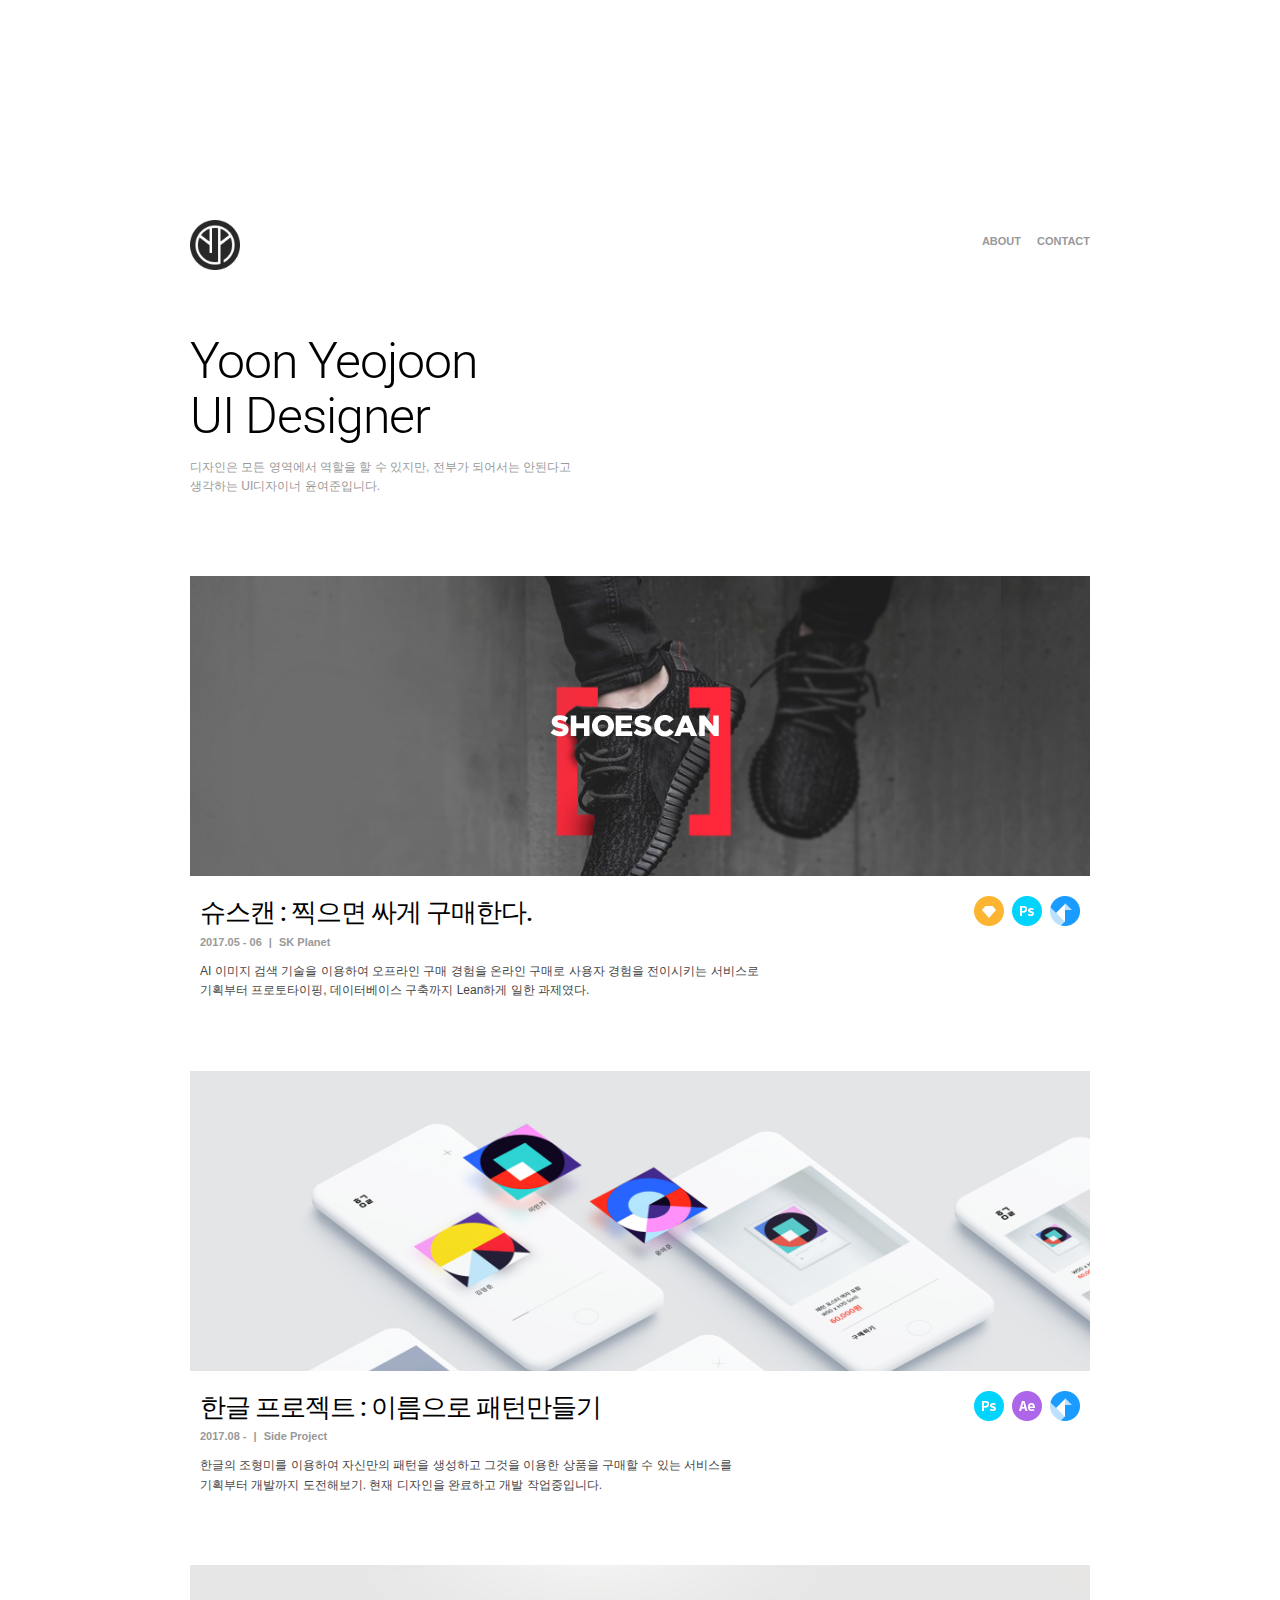
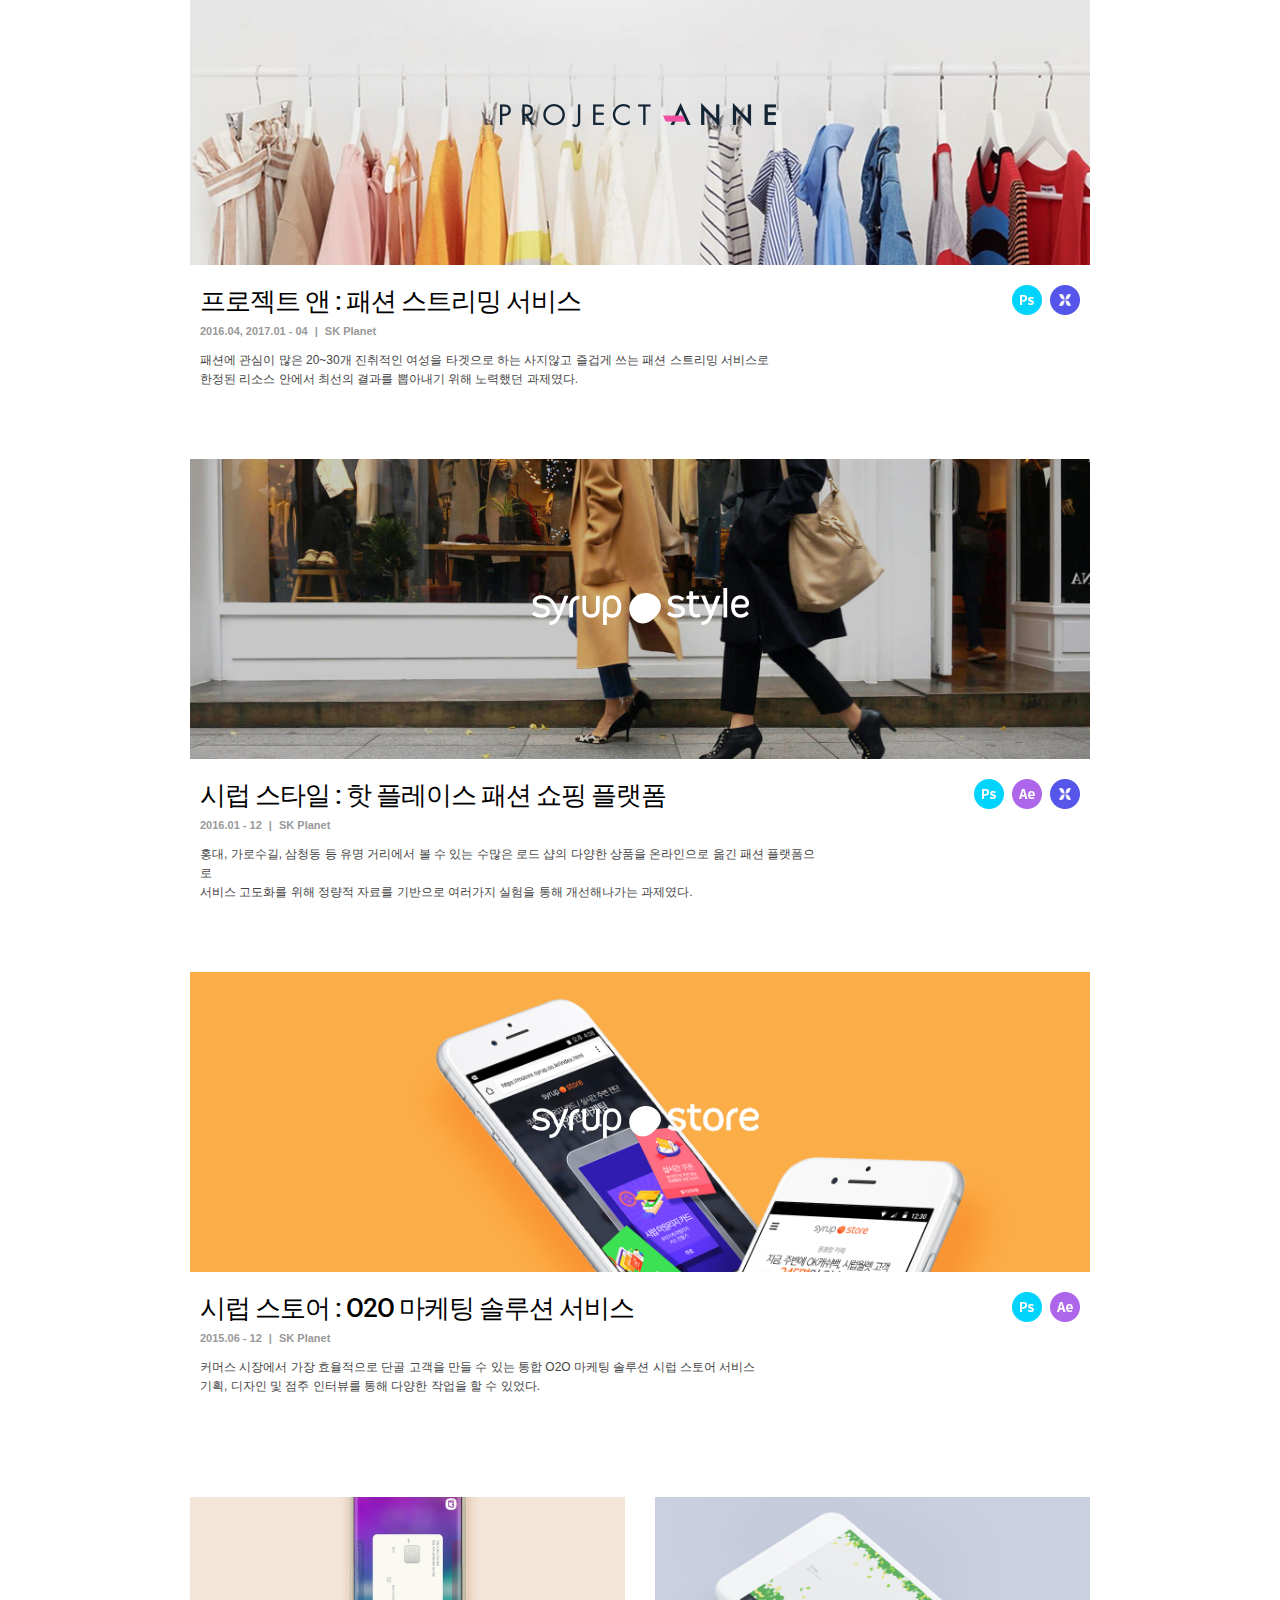
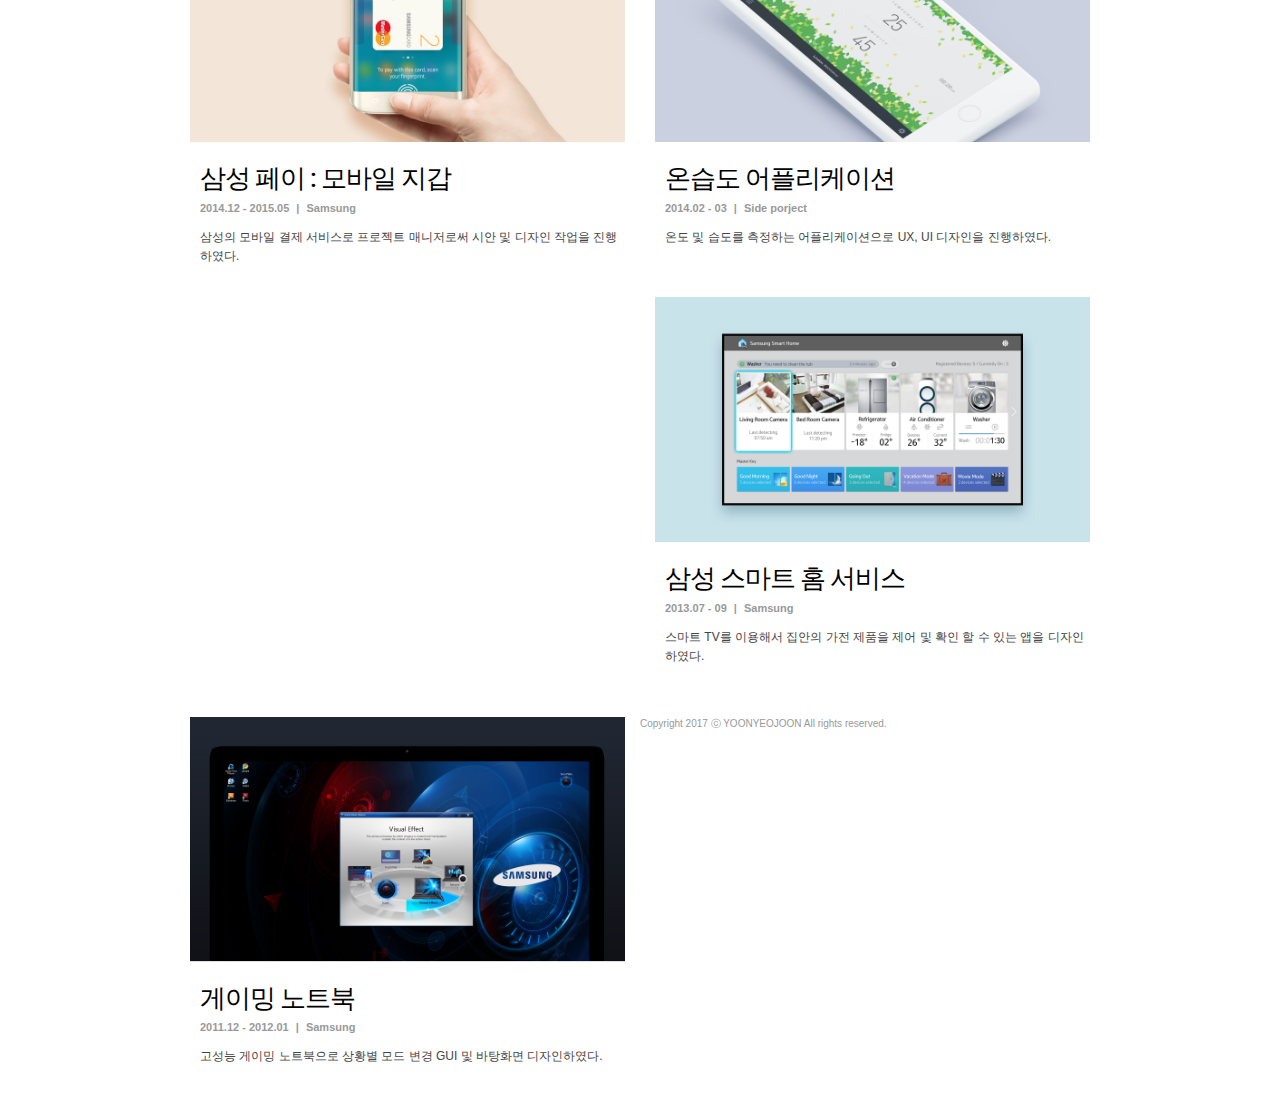
<file: index.html>
<!DOCTYPE html>
<html lang="en">
<head>
  <meta charset="UTF-8">
  <link rel="stylesheet" href="port_index_style.css">
  <meta name="Viewport" content="width=device-width">
  <link href="https://fonts.googleapis.com/css?family=Roboto:300,400" rel="stylesheet">
  <link rel="shortcut icon" href="images/favi.ico" type="image/x-icon">
  <link rel="icon" href="images/favi.ico" type="image/x-icon">
  <title>YJ : Portfolio</title>
</head>
<body>
  <div class="header">
    <ul class="menu">
      <li><a href="about.html">ABOUT</a></li>
      <li><a href="mailto:yoonyeojooncathy@gmail.com">CONTACT</a></li>
    </ul>
    <div class="about">
      <div class="logo"><img src="images/favi.ico"></div>
      <h2 class="title">Yoon Yeojoon<br>UI Designer</h2>
      <div class="excerpt">디자인은 모든 영역에서 역할을 할 수 있지만, 전부가 되어서는 안된다고 </br>생각하는 UI디자이너 윤여준입니다.</div>
    </div>
  </div>

  <div class="body">

    <article class="portfolio">
      <div class="image-and-desc">
        <a class="crop-image" href="04_shoescan.html">
          <img class="parallax" src="images/list_bg_sc.jpg" data-parallax='{"y": -80}'>
          <div class="title-img" href=""><img src="images/list_logo_sc.png"></div>
        </a>
      </div>
      <div class="info">
        <div class="meta">
            <h2 class="title">
              <span>슈스캔 : 찍으면 싸게 구매한다.</span>
            </h2>
            <div class="date">2017.05 - 06 <span class="devider"> | </span>SK Planet</div>
            <div class="excerpt">AI 이미지 검색 기술을 이용하여 오프라인 구매 경험을 온라인 구매로 사용자 경험을 전이시키는 서비스로<br>기획부터 프로토타이핑, 데이터베이스 구축까지 Lean하게 일한 과제였다.</div>
        </div>
        <ul class="floating">
            <li class="sketch"></li>
            <li class="photoshop"></li>
            <li class="origami"></li>
        </ul>
      </div>
    </article>

    <article class="portfolio">
      <div class="image-and-desc">
        <a class="crop-image" href="05_hanguel.html">
          <img class="parallax" src="images/list_bg_hn.jpg" data-parallax='{"y": -80}'>
          <!--<div class="title-img" href=""><img src="images/list_logo_hn.png"></div>-->
        </a>
      </div>
      <div class="info">
        <div class="meta">
            <h2 class="title">
              <span>한글 프로젝트 : 이름으로 패턴만들기</span>
            </h2>
            <div class="date">2017.08 - <span class="devider"> | </span>Side Project</div>
            <div class="excerpt">한글의 조형미를 이용하여 자신만의 패턴을 생성하고 그것을 이용한 상품을 구매할 수 있는 서비스를<br>기획부터 개발까지 도전해보기. 현재 디자인을 완료하고 개발 작업중입니다.</div>
        </div>
        <ul class="floating">
            <li class="photoshop"></li>
            <li class="aftereffect"></li>
            <li class="origami"></li>
        </ul>
      </div>
    </article>

    <article class="portfolio">
      <div class="image-and-desc">
        <a class="crop-image" href="03_project_anne.html">
          <img class="parallax" src="images/list_bg_pa.jpg" data-parallax='{"y": -80}'>
          <div class="title-img" href=""><img src="images/list_logo_pa.png"></div>
        </a>
      </div>
      <div class="info">
        <div class="meta">
            <h2 class="title">
              <span>프로젝트 앤 : 패션 스트리밍 서비스</span>
            </h2>
            <div class="date">2016.04, 2017.01 - 04<span class="devider"> | </span>SK Planet</div>
            <div class="excerpt">패션에 관심이 많은 20~30개 진취적인 여성을 타겟으로 하는 사지않고 즐겁게 쓰는 패션
              스트리밍 서비스로 <br>한정된 리소스 안에서 최선의 결과를 뽑아내기 위해 노력했던 과제였다.</div>
        </div>
        <ul class="floating">
            <li></li>
            <li class="photoshop"></li>
            <li class="pixate"></li>
        </ul>
      </div>
    </article>

    <!--
    <article class="portfolio">
      <div class="image-and-desc">
        <a class="crop-image" href="01_evasion.html">
          <img class="parallax" src="images/list_bg_eva.jpg" data-parallax='{"y": -80}'>
          <div class="title-img" href=""><img src="images/list_logo_eva.png"></div>
        </a>
      </div>
      <div class="info">
        <div class="meta">
            <h2 class="title">
              <span>눈에 보이지 않는 가치를 가시화하고<br> 디자인으로 제안하기</span>
            </h2>
            <div class="date">2016.01-12<span class="devider"> | </span>EVASION</div>
            <div class="excerpt"> 천편일률적인 패키지 여행에서 벗어나 나만의 특별한 테마가 있는 새로운 여행의 패러다임을 제시하는 프라이빗 트래블 클럽 : 에바종<br> 컨탠츠와 브랜드에 대한 고민부터 디자인 작업까지 연결되는 경험을 할 수 있었던 프로젝트였다. </div>
        </div>
        <ul class="floating">
            <li class="photoshop"></li>
            <li class="illustrator"></li>
            <li class="aftereffect"></li>
        </ul>
      </div>
    </article>
  -->

    <article class="portfolio">
      <div class="image-and-desc">
        <a class="crop-image" href="02_syrupstyle.html">
          <img class="parallax" src="images/list_bg_ss.jpg" data-parallax='{"y": -80}'>
          <div class="title-img" href=""><img src="images/list_logo_ss.png"></div>
        </a>
      </div>
      <div class="info">
        <div class="meta">
            <h2 class="title">
              <span>시럽 스타일 : 핫 플레이스 패션 쇼핑 플랫폼</span>
            </h2>
            <div class="date">2016.01 - 12<span class="devider"> | </span>SK Planet</div>
            <div class="excerpt">홍대, 가로수길, 삼청동 등 유명 거리에서 볼 수 있는 수많은 로드 샵의 다양한 상품을 온라인으로 옮긴 패션 플랫폼으로 <br>서비스 고도화를 위해 정량적 자료를 기반으로 여러가지 실험을 통해 개선해나가는 과제였다.</div>
        </div>
        <ul class="floating">
            <li class="photoshop"></li>
            <li class="aftereffect"></li>
            <li class="pixate"></li>
        </ul>
      </div>
    </article>

    <article class="portfolio">
      <div class="image-and-desc">
        <a class="crop-image" href="06_syrupstore.html">
          <img class="parallax" src="images/list_bg_store.jpg" data-parallax='{"y": -80}'>
          <div class="title-img" href=""><img src="images/list_logo_store.png"></div>
        </a>
      </div>
      <div class="info">
        <div class="meta">
            <h2 class="title">
              <span>시럽 스토어 : O2O 마케팅 솔루션 서비스</span>
            </h2>
            <div class="date">2015.06 - 12<span class="devider"> | </span>SK Planet</div>
            <div class="excerpt">커머스 시장에서 가장 효율적으로 단골 고객을 만들 수 있는 통합 O2O 마케팅 솔루션 시럽 스토어 서비스<br>기획, 디자인 및 점주 인터뷰를 통해 다양한 작업을 할 수 있었다.</div>
        </div>
        <ul class="floating">
            <li></li>
            <li class="photoshop"></li>
            <li class="aftereffect"></li>
        </ul>
      </div>
    </article>

<div class="tit-line"></div>

<div class="wrapper">
    <article class="portfolio-2">
      <div class="image-and-desc">
        <a class="crop-image" href="07_samsungpay.html">
          <img class="parallax" src="images/list_bg_sp.jpg">
        </a>
      </div>
      <div class="info">
        <div class="meta">
            <h2 class="title">
              <span>삼성 페이 : 모바일 지갑</span>
            </h2>
            <div class="date">2014.12 - 2015.05<span class="devider"> | </span>Samsung</div>
            <div class="excerpt">삼성의 모바일 결제 서비스로 프로젝트 매니저로써 시안 및 디자인 작업을 진행하였다.</div>
        </div>
      </div>
    </article>

    <article class="portfolio-2">
      <div class="image-and-desc">
        <a class="crop-image" href="08_temphumi.html">
          <img class="parallax" src="images/list_bg_th.jpg">
        </a>
      </div>
      <div class="info">
        <div class="meta">
            <h2 class="title">
              <span>온습도 어플리케이션</span>
            </h2>
            <div class="date">2014.02 - 03<span class="devider"> | </span>Side porject</div>
            <div class="excerpt">온도 및 습도를 측정하는 어플리케이션으로 UX, UI 디자인을 진행하였다.</div>
        </div>
      </div>
    </article>
</div>
<div class="wrapper">
    <article class="portfolio-2">
      <div class="image-and-desc">
        <a class="crop-image" href="09_home.html">
          <img class="parallax" src="images/list_bg_sh.jpg" data-parallax='{"y": 0}'>
        </a>
      </div>
      <div class="info">
        <div class="meta">
            <h2 class="title">
              <span>삼성 스마트 홈 서비스</span>
            </h2>
            <div class="date">2013.07 - 09<span class="devider"> | </span>Samsung</div>
            <div class="excerpt">스마트 TV를 이용해서 집안의 가전 제품을 제어 및 확인 할 수 있는 앱을 디자인하였다.</div>
        </div>
      </div>
    </article>

    <article class="portfolio-2">
      <div class="image-and-desc">
        <a class="crop-image" href="10_gaming.html">
          <img class="parallax" src="images/list_bg_game.jpg" data-parallax='{"y": 0}'>
        </a>
      </div>
      <div class="info">
        <div class="meta">
            <h2 class="title">
              <span>게이밍 노트북</span>
            </h2>
            <div class="date">2011.12 - 2012.01<span class="devider"> | </span>Samsung</div>
            <div class="excerpt">고성능 게이밍 노트북으로 상황별 모드 변경 GUI 및 바탕화면 디자인하였다.</div>
        </div>
      </div>
    </article>
</div>

  </div>

  <div class="footer">Copyright 2017 ⓒ YOONYEOJOON All rights reserved.</div>

  <script src="js/jquery-2.1.3.min.js"></script>
  <script src="js/jquery.easing.1.3.js"></script>
  <script src="js/jquery.parallax-scroll.js"></script>
</body>
</file>
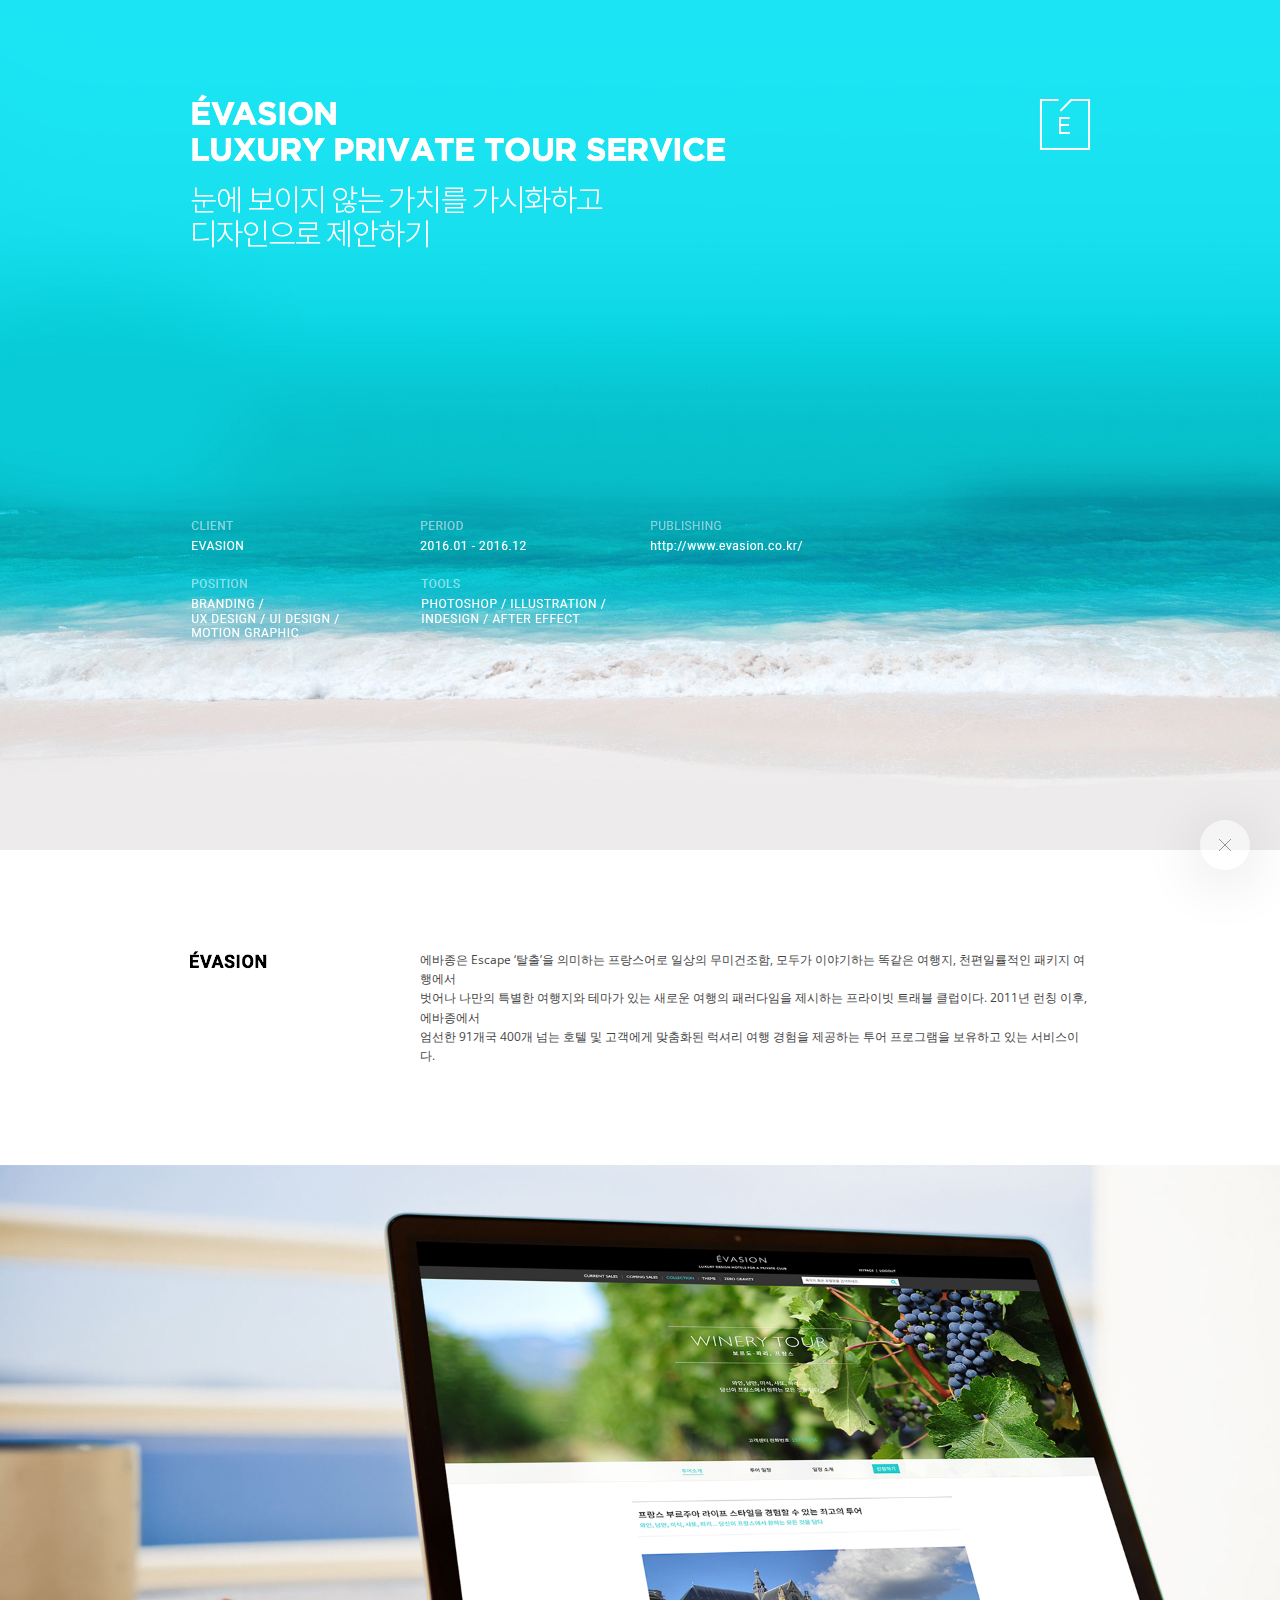
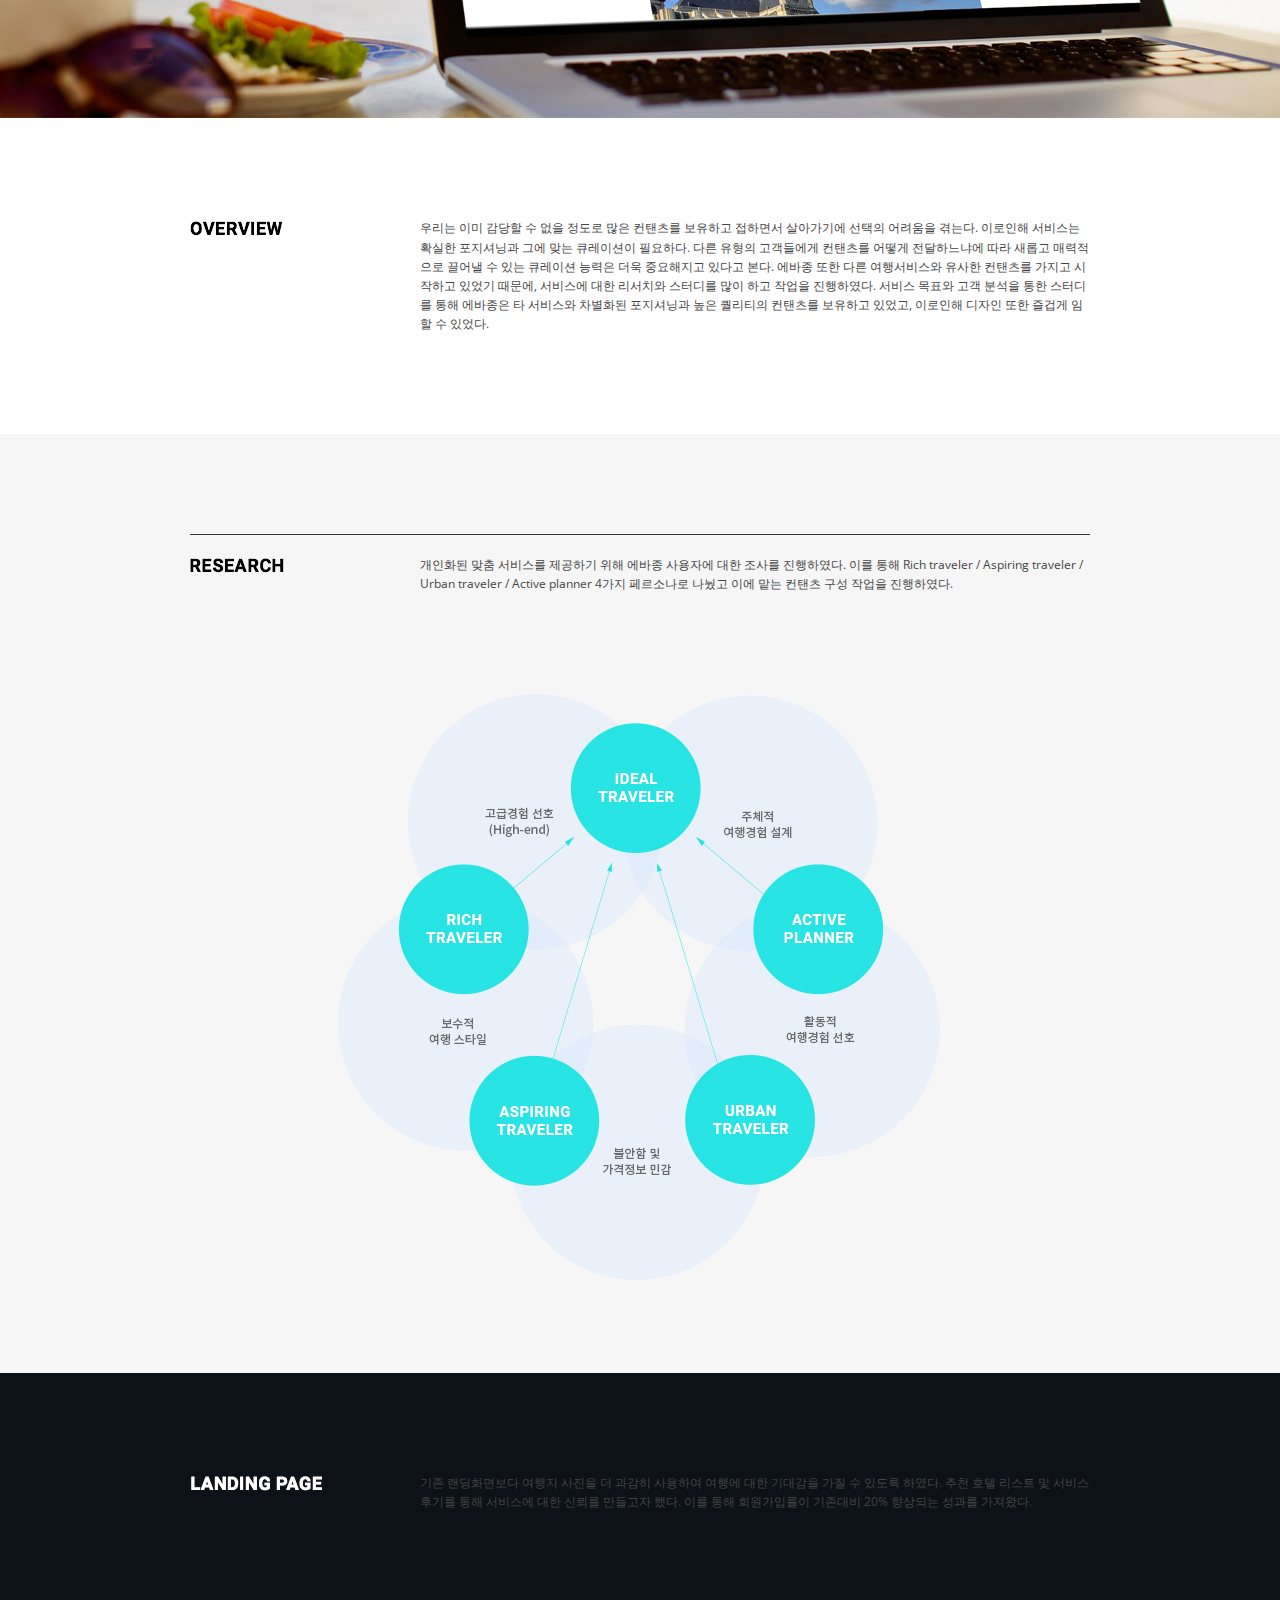
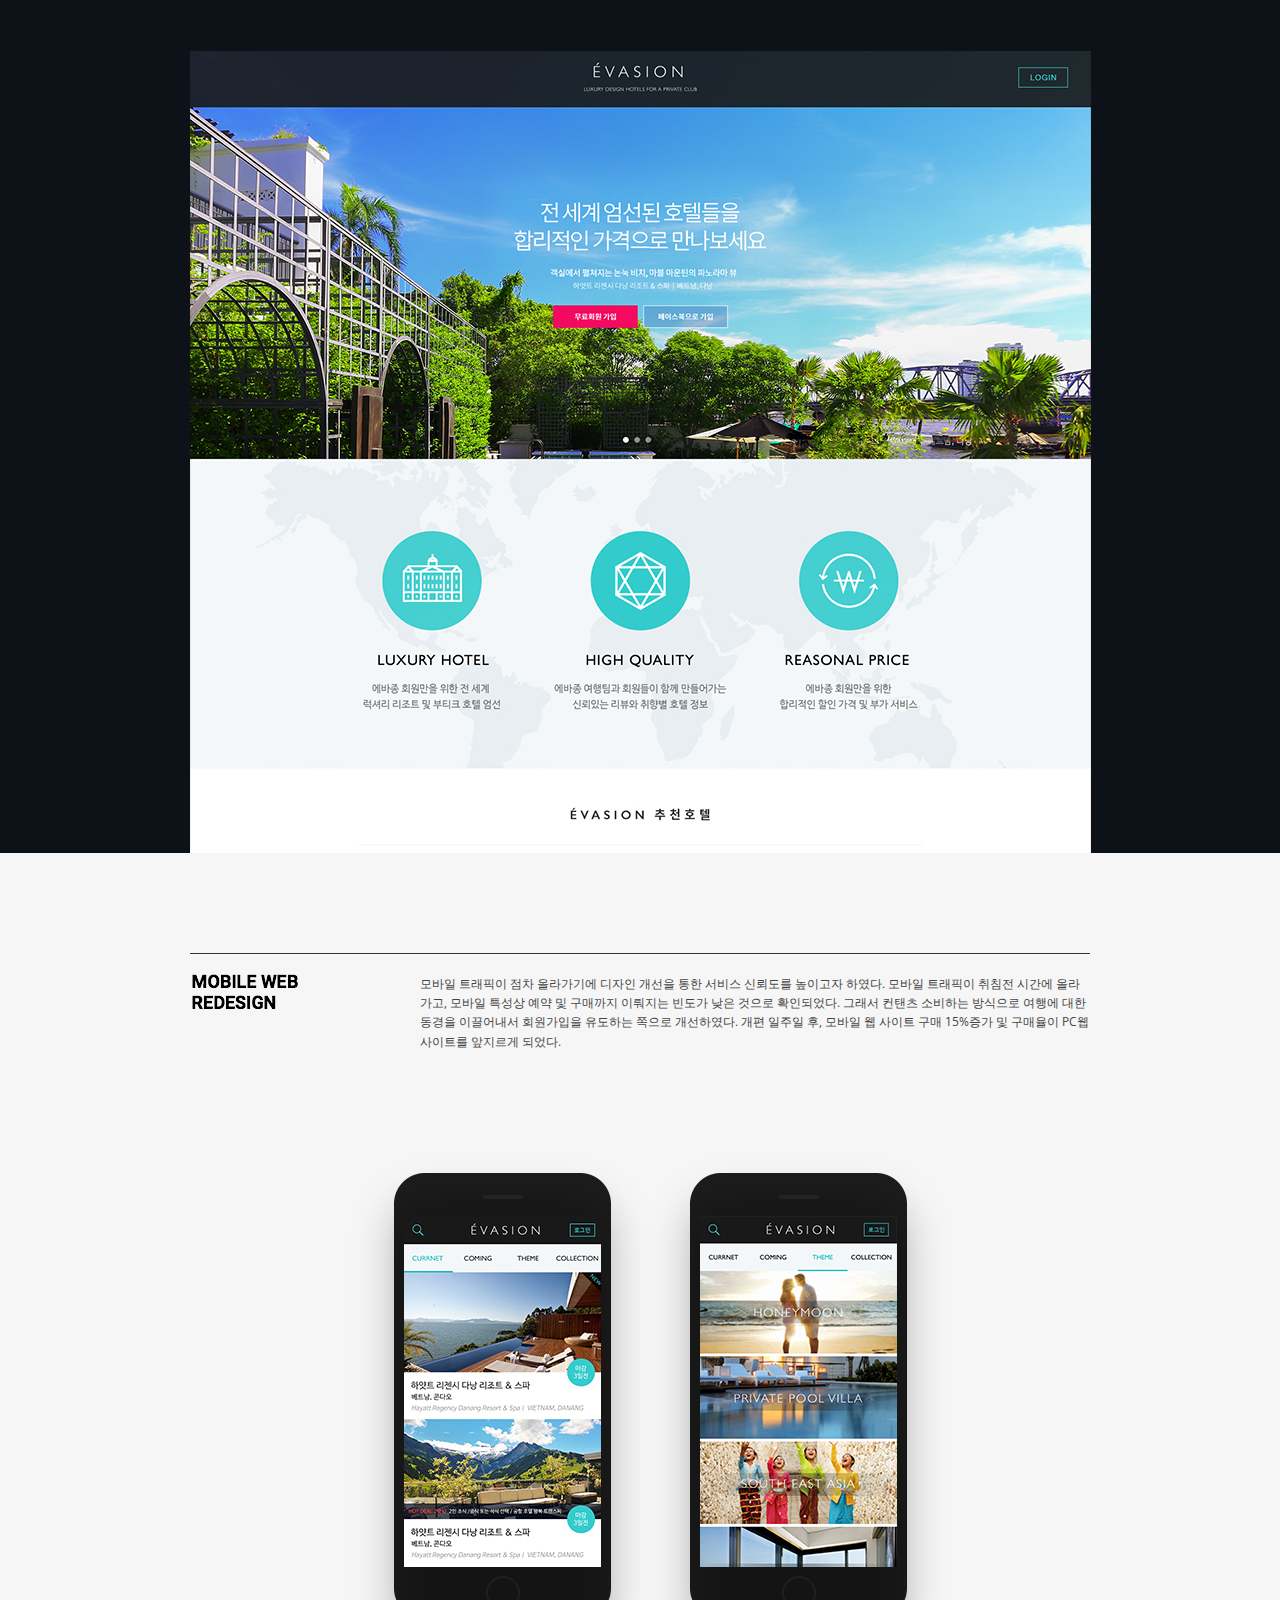
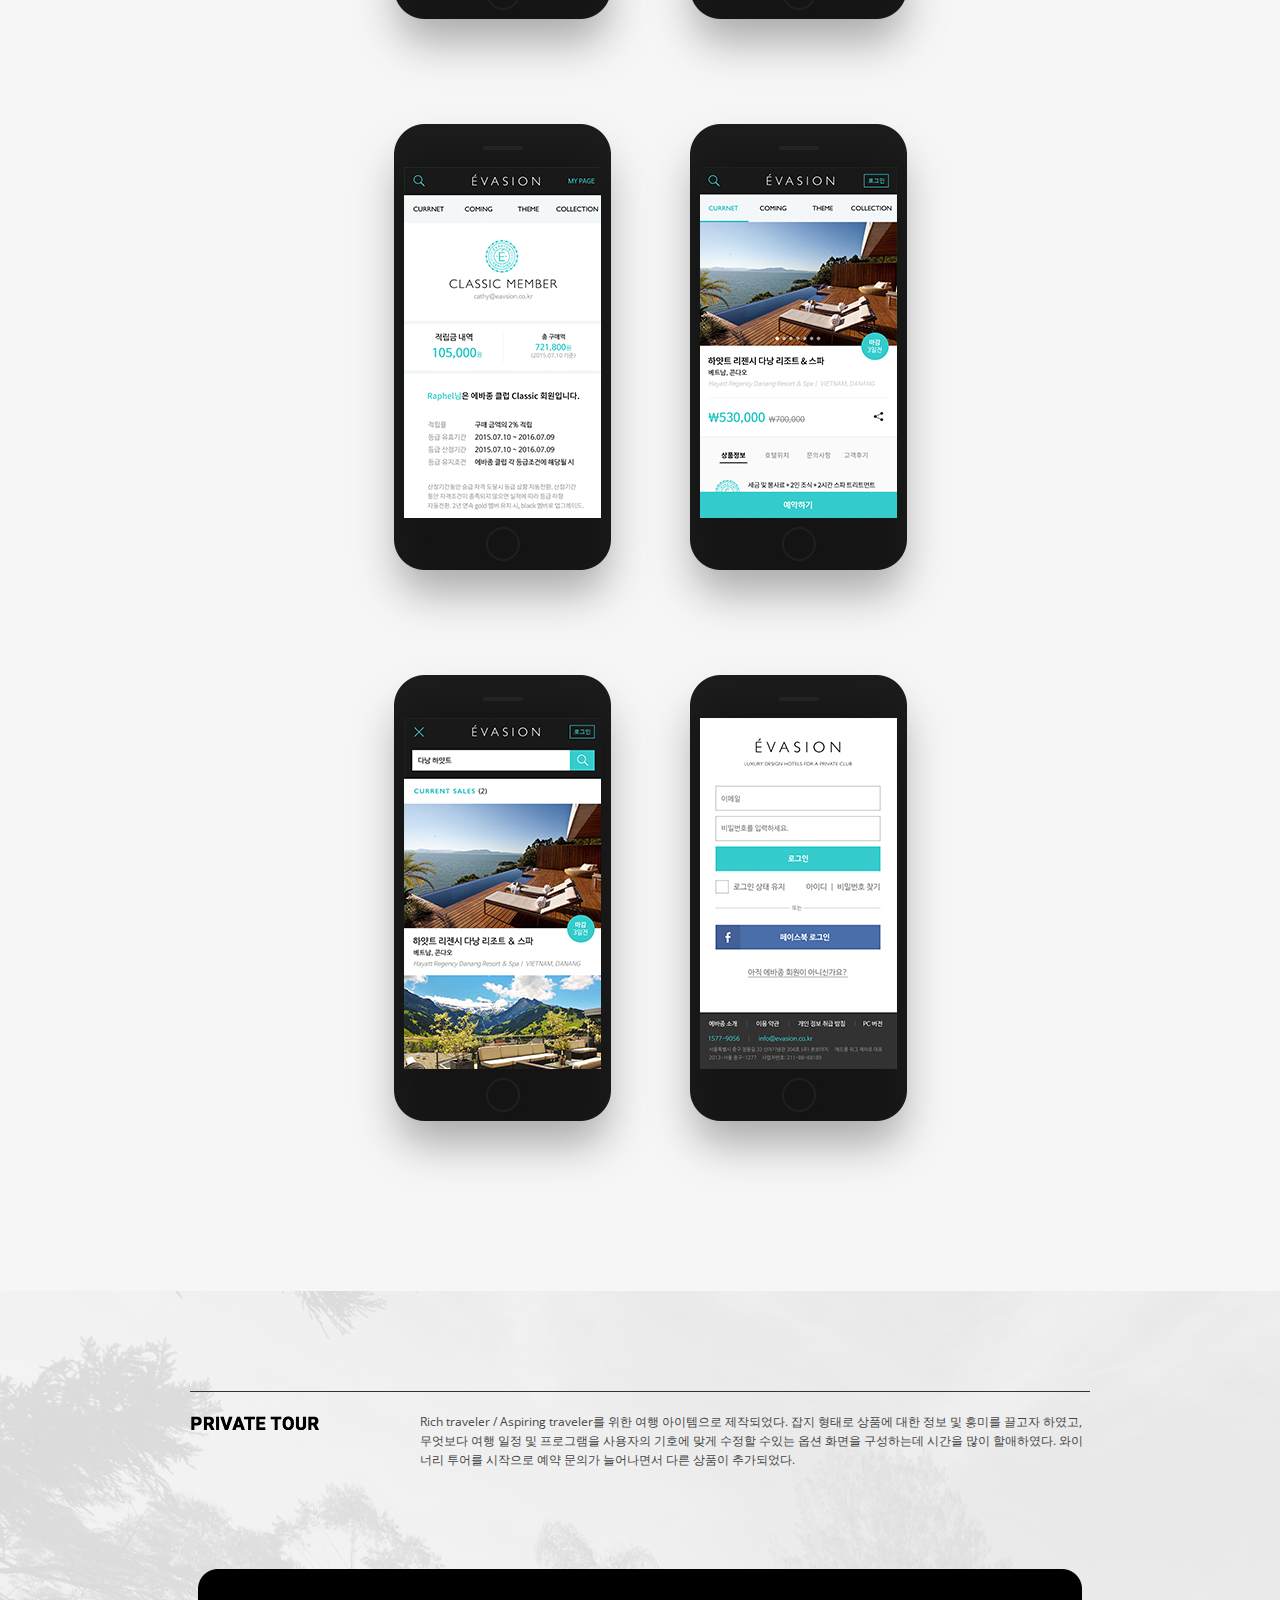
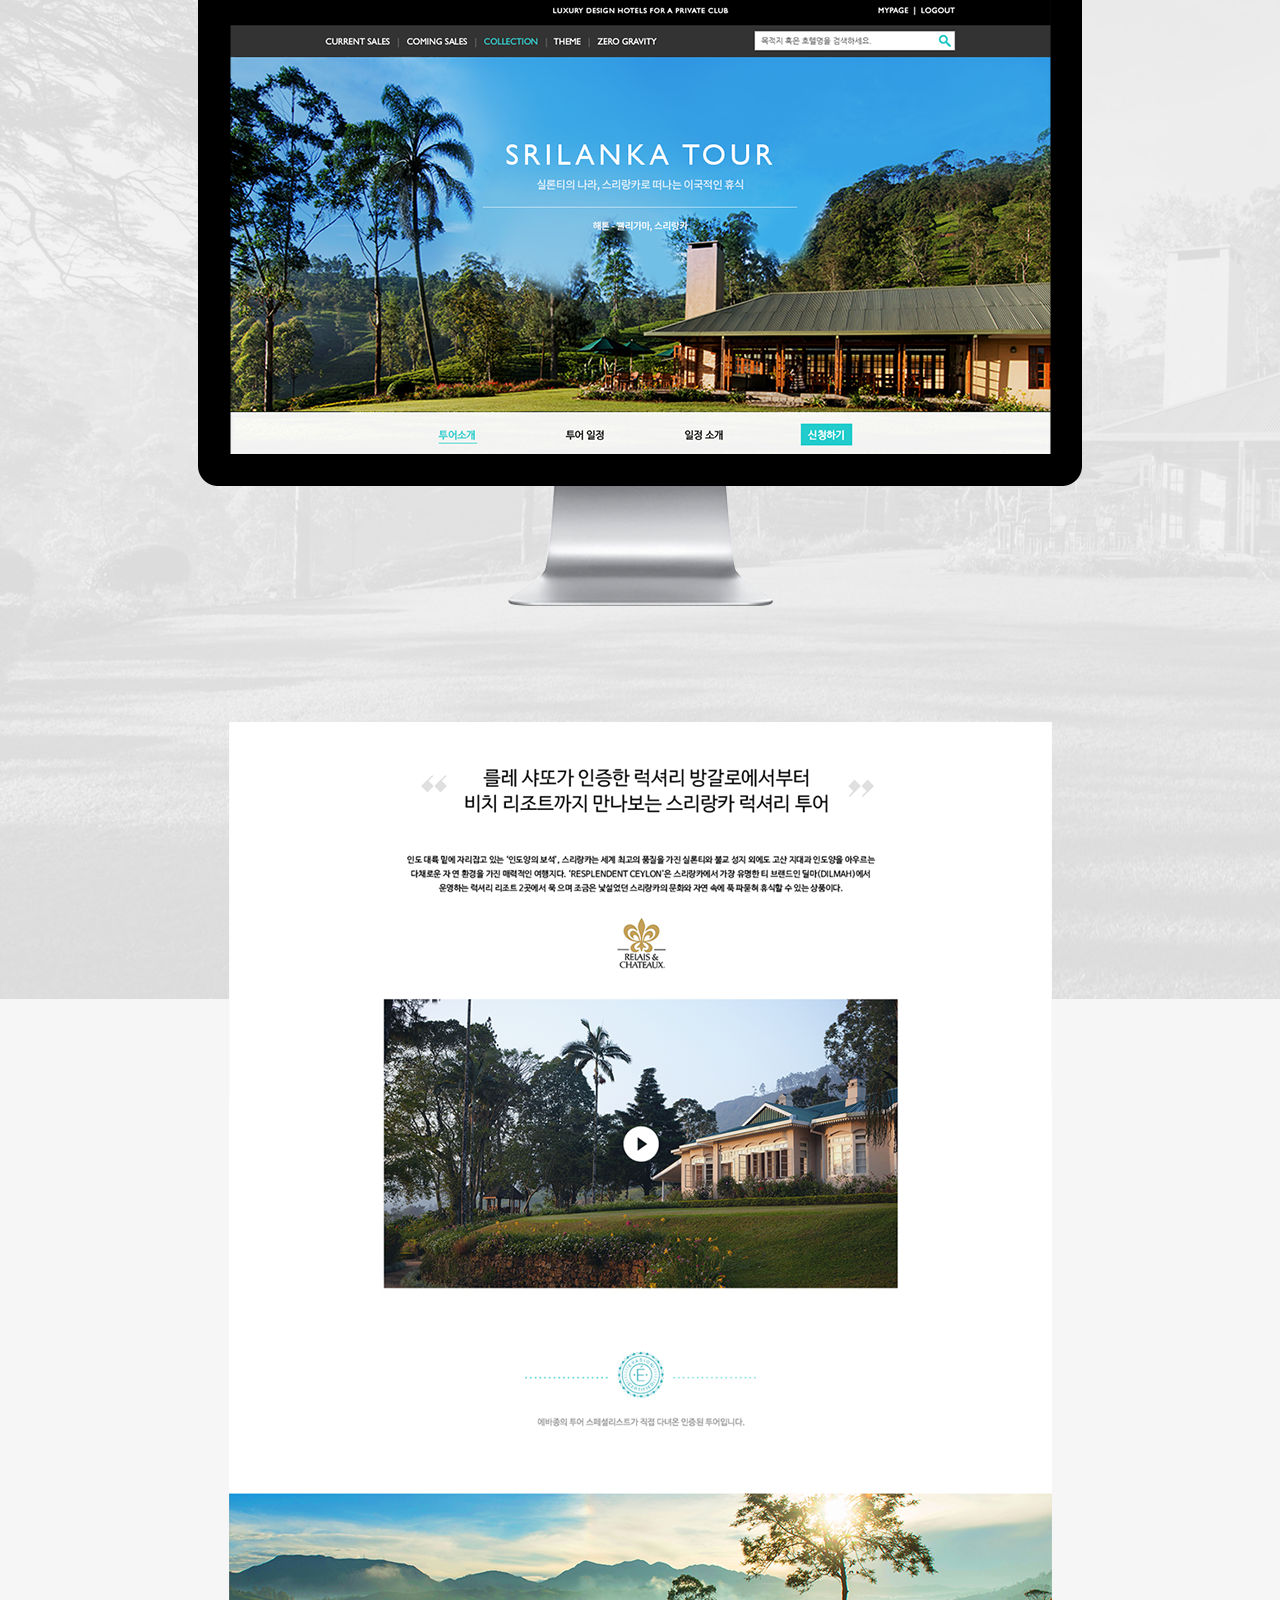
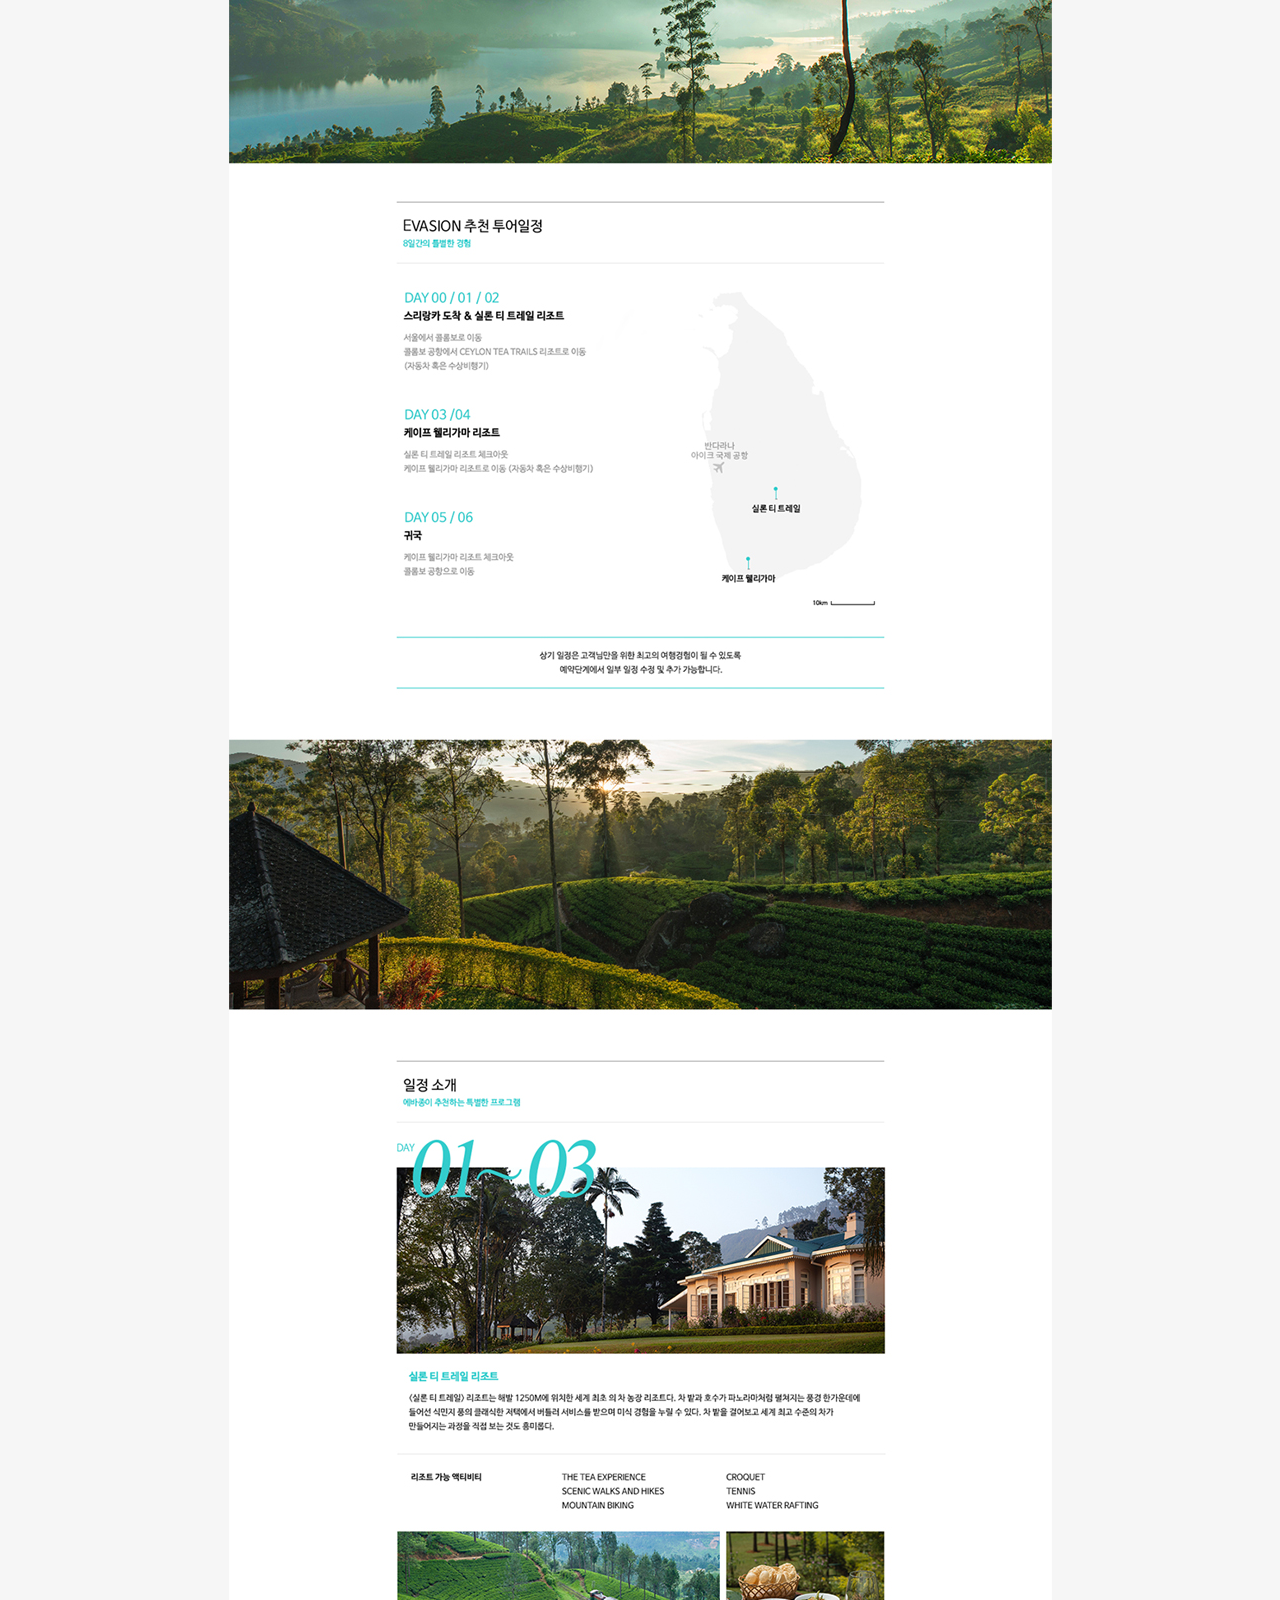
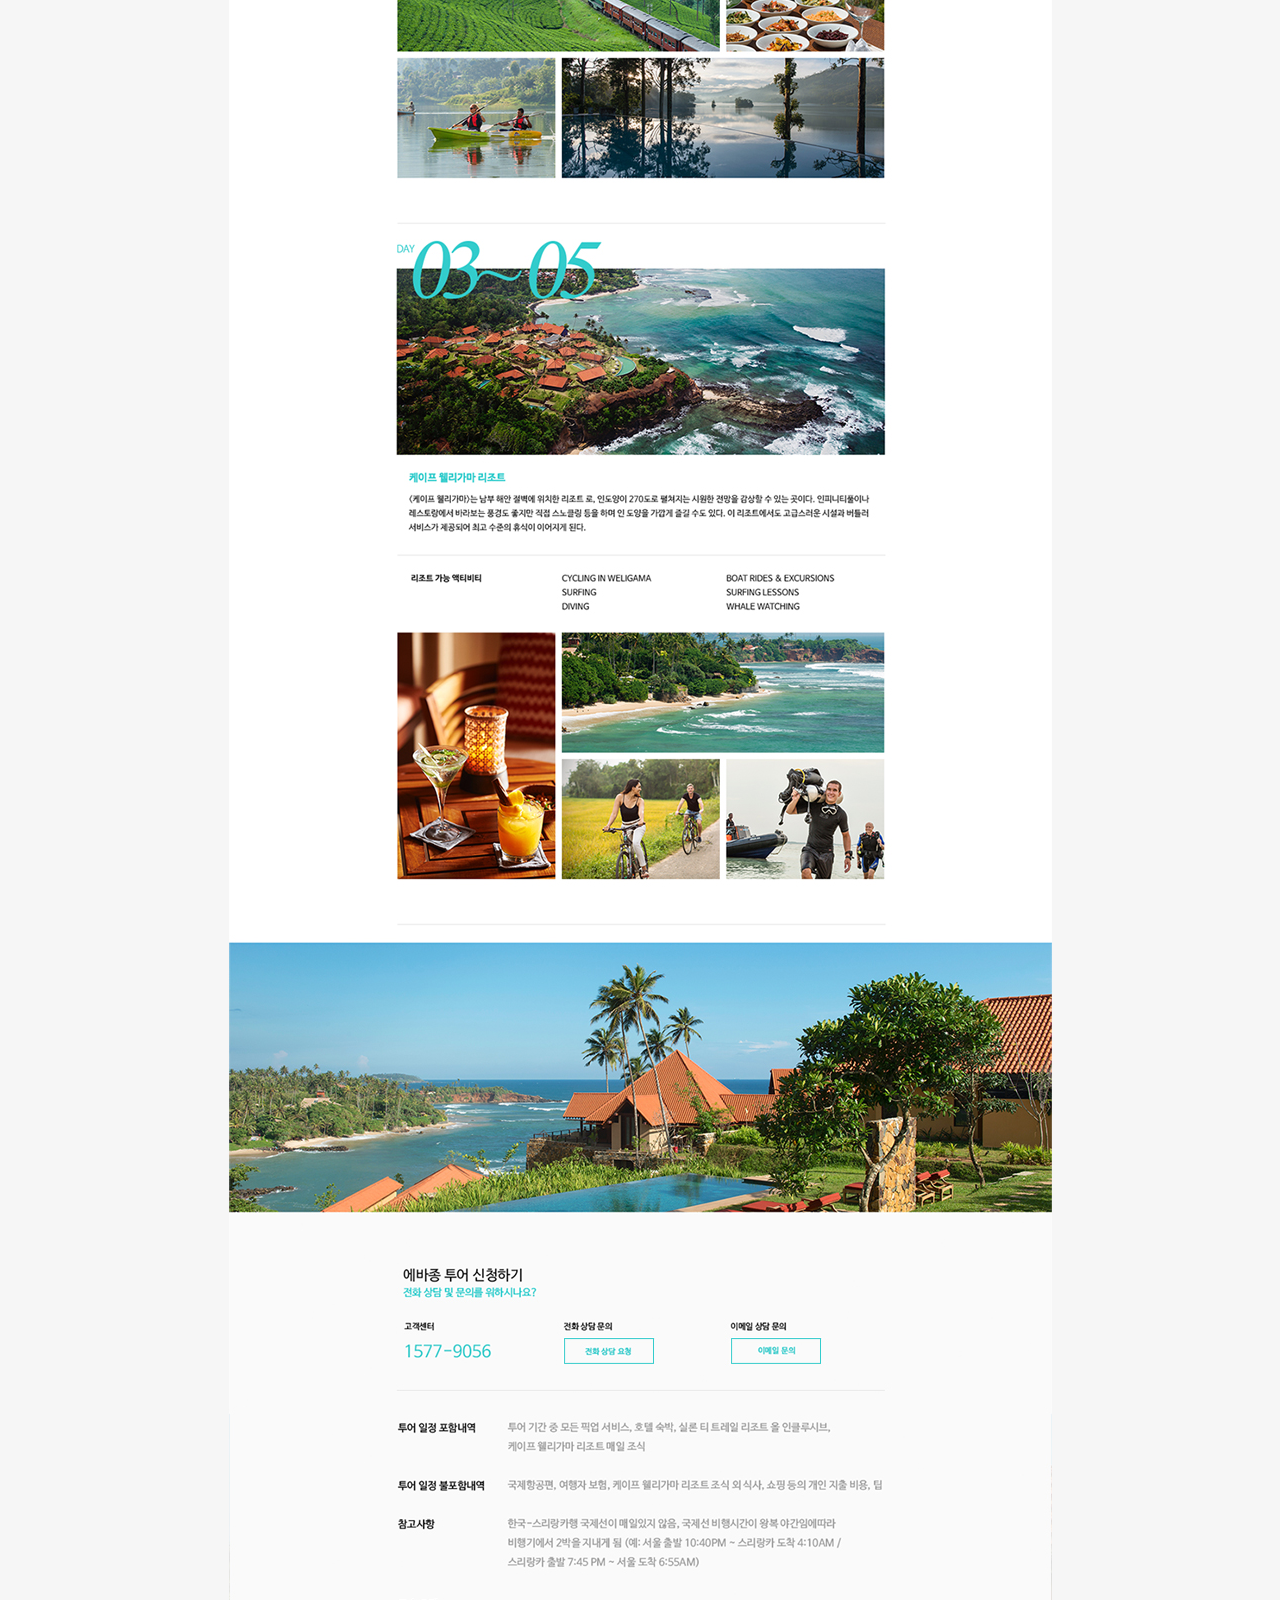
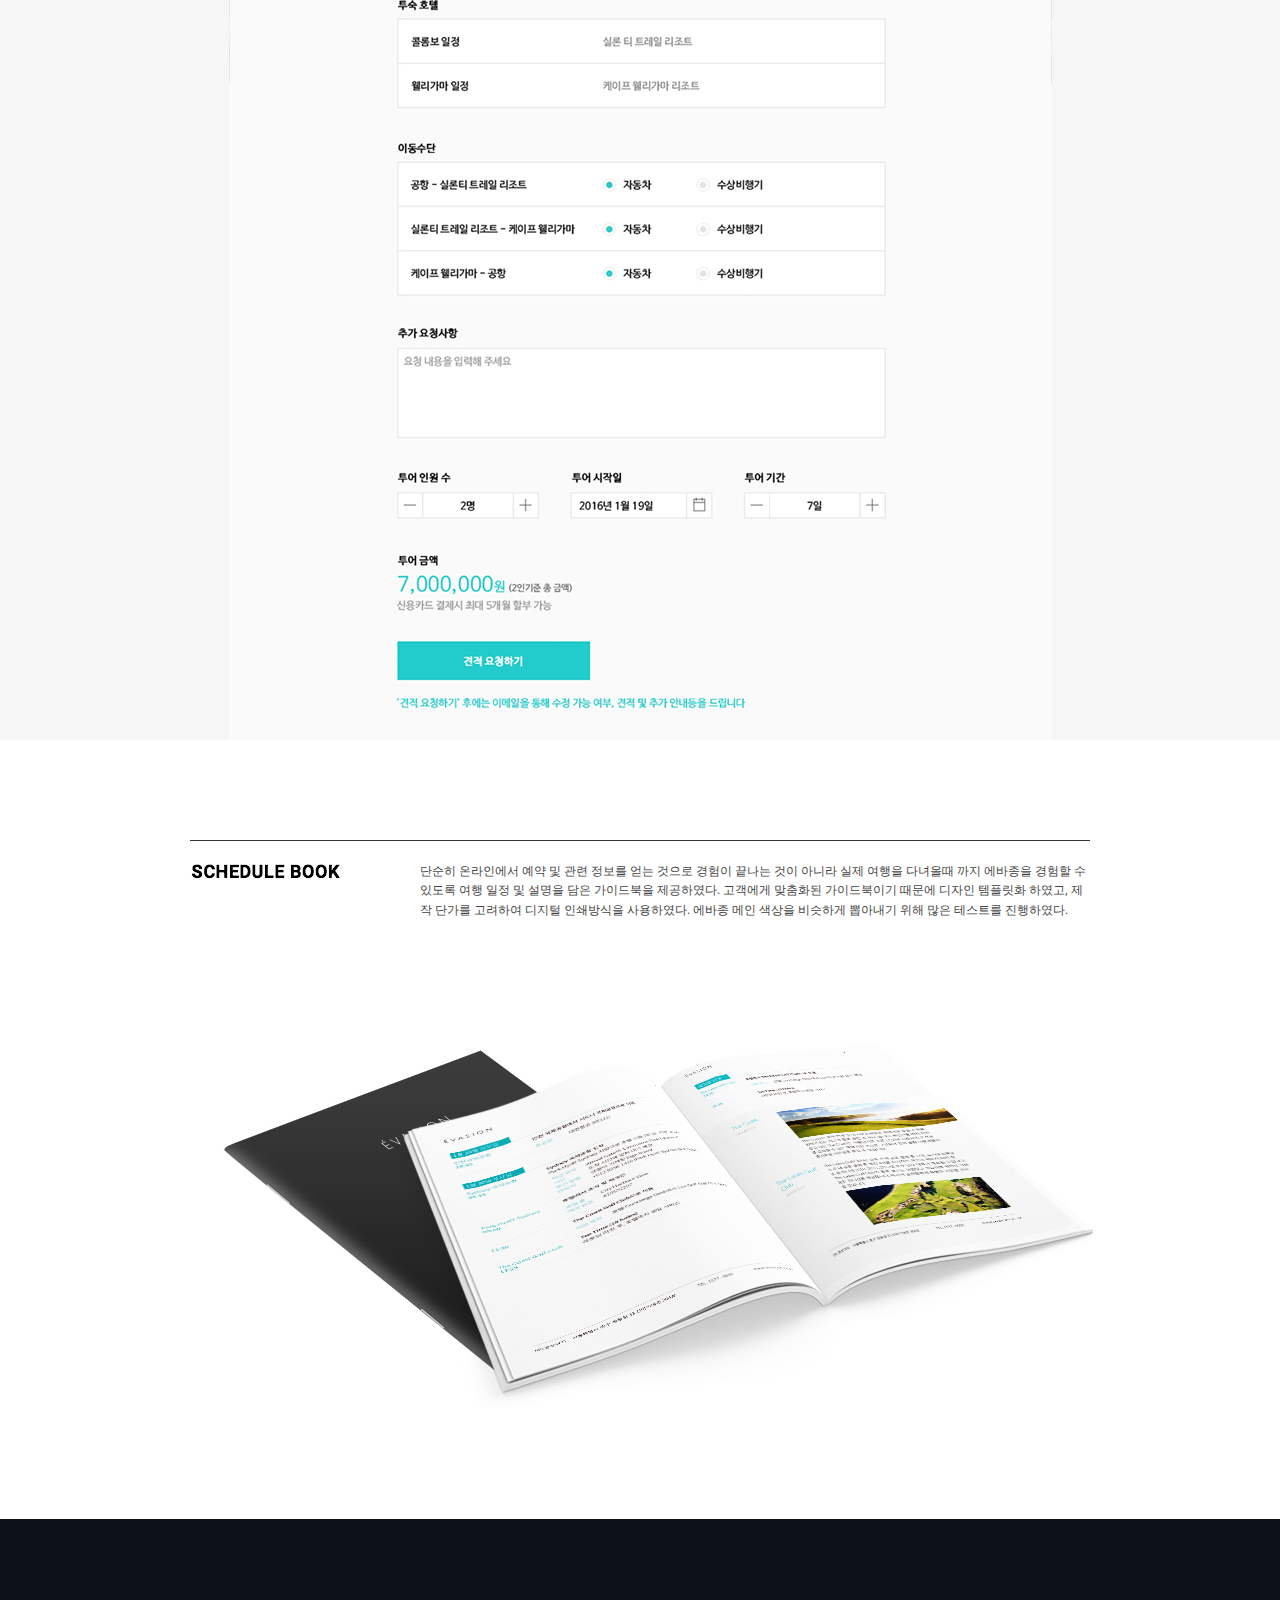
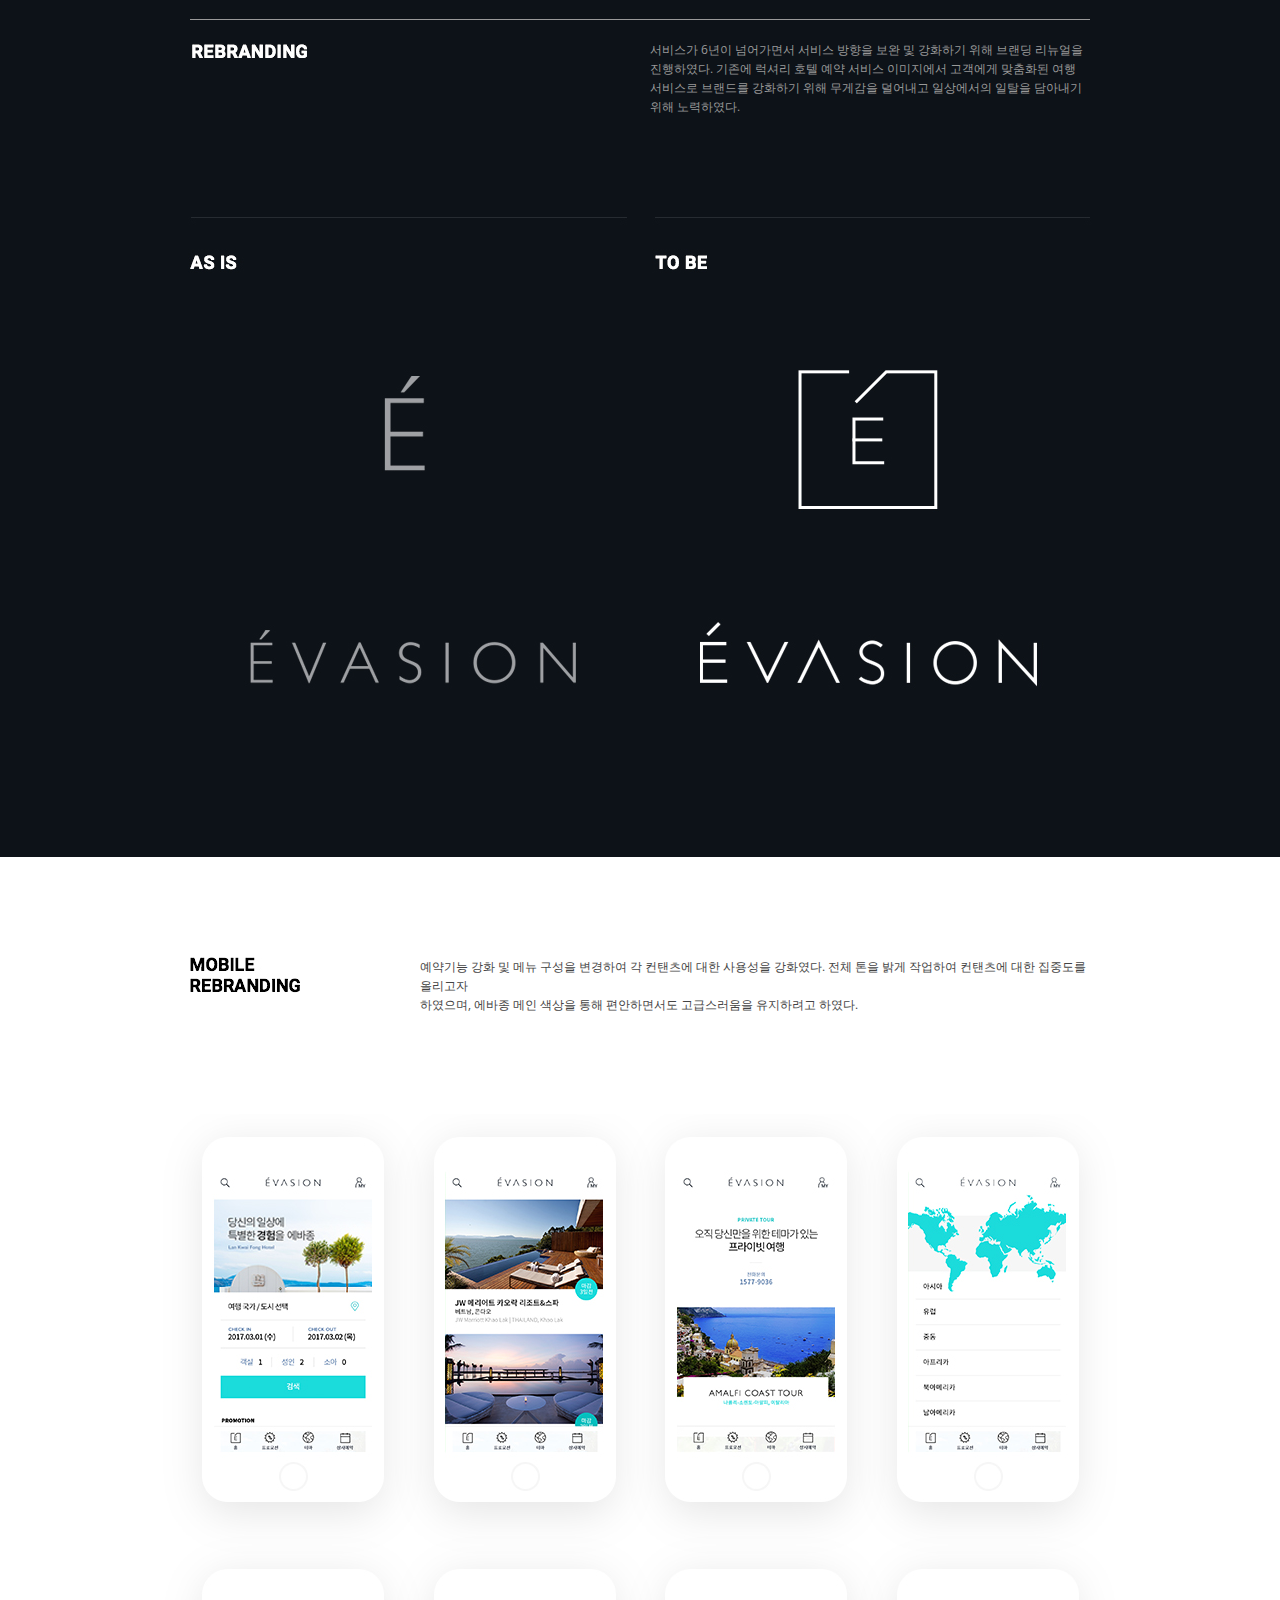
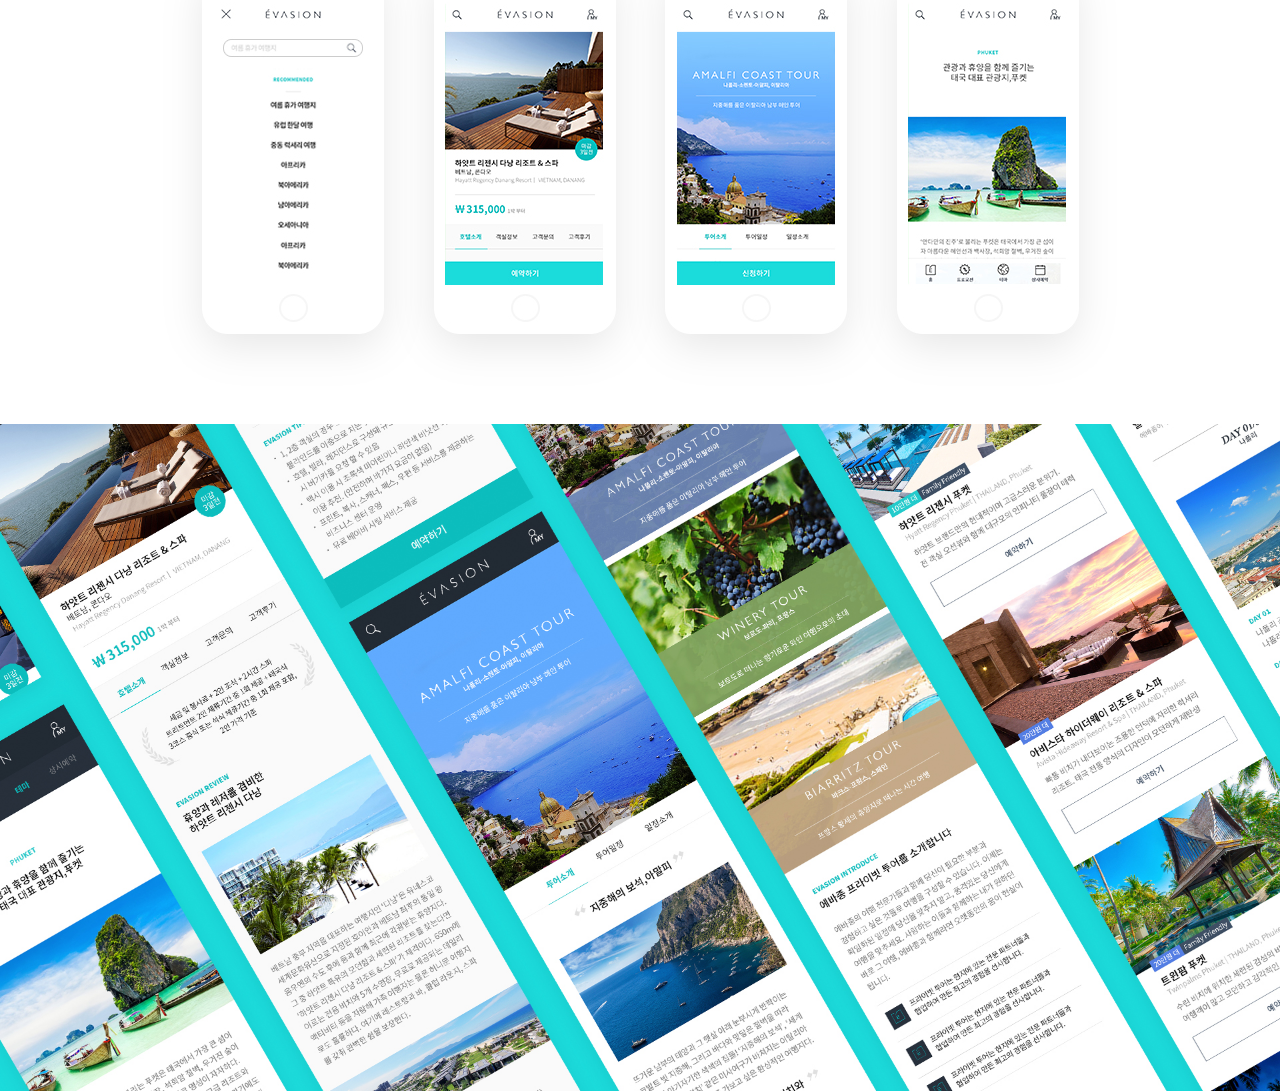
<file: 01_evasion.html>
<!DOCTYPE html>
<html lang="en">
<head>
  <meta charset="UTF-8">
  <meta name="viewport" content="width=device-width, initial-scale=1.0">
  <link rel="stylesheet" href="port_detail_style.css">
  <link href="https://fonts.googleapis.com/css?family=Open+Sans:300,400,800" rel="stylesheet">
  <link rel="shortcut icon" href="images/favi.ico" type="image/x-icon">
  <link rel="icon" href="images/favi.ico" type="image/x-icon">
  <title>YJ : Portfolio</title>
</head>
<body>
  <div class="header">
    <a href="" onClick="history.back(); return false;" class="close"><img src="images/close.png"></a>
  </div>

  <div class="main">
    <img class="parallax" src="images/eva/eva_main_bg.jpg" data-parallax='{"y": -80}'/>
    <div class="title-img" href=""><img src="images/eva/eva_title.png"></div>
  </div>

  <div class="tit">
    <span><img src="images/eva/eva_tit_01.jpg"></span>
    <em>에바종은 Escape ‘탈출’을 의미하는 프랑스어로 일상의 무미건조함, 모두가 이야기하는 똑같은 여행지, 천편일률적인 패키지 여행에서<br>벗어나 나만의 특별한 여행지와 테마가 있는 새로운 여행의 패러다임을 제시하는 프라이빗 트래블 클럽이다. 2011년 런칭 이후, 에바종에서 <br>엄선한 91개국 400개 넘는 호텔 및 고객에게 맞춤화된 럭셔리 여행 경험을 제공하는 투어 프로그램을 보유하고 있는 서비스이다.</em>
  </div>

  <div class="eva_02">
    <img src="images/eva/eva_02.jpg" ></div>

  <div class="tit">
    <span><img src="images/eva/eva_tit_02.jpg"></span>
    <em>우리는 이미 감당할 수 없을 정도로 많은 컨탠츠를 보유하고 접하면서 살아가기에 선택의 어려움을 겪는다. 이로인해 서비스는 확실한 포지셔닝과 그에 맞는 큐레이션이 필요하다. 다른 유형의 고객들에게 컨탠츠를 어떻게 전달하느냐에 따라 새롭고 매력적으로 끌어낼 수 있는 큐레이션 능력은 더욱 중요해지고 있다고 본다. 에바종 또한 다른 여행서비스와 유사한 컨탠츠를 가지고 시작하고 있었기 때문에, 서비스에 대한 리서치와 스터디를 많이 하고 작업을 진행하였다. 서비스 목표와 고객 분석을 통한 스터디를 통해 에바종은 타 서비스와 차별화된 포지셔닝과 높은 퀄리티의 컨탠츠를 보유하고 있었고, 이로인해 디자인 또한 즐겁게 임할 수 있었다.</em>
  </div>
  <div class="grey">
    <div class="eva_03">
      <div class="tit">
        <div class="tit-line"></div>
        <span><img src="images/eva/eva_tit_03.jpg"></span>
        <em>개인화된 맞춤 서비스를 제공하기 위해 에바종 사용자에 대한 조사를 진행하였다. 이를 통해 Rich traveler / Aspiring traveler / Urban traveler / Active planner 4가지 페르소나로 나눴고 이에 맡는 컨탠츠 구성 작업을 진행하였다.</em>
      </div>
      <img class="graph" src="images/eva/eva_03.jpg">
    </div>
  </div>

  <div class="navy">
    <div class="eva_04">
      <div class="tit">
        <span><img src="images/eva/eva_tit_04.jpg"></span>
        <em>기존 랜딩화면보다 여행지 사진을 더 과감히 사용하여 여행에 대한 기대감을 가질 수 있도록 하였다. 추천 호텔 리스트 및 서비스 후기를 통해 서비스에 대한 신뢰를 만들고자 했다. 이를 통해 회원가입률이 기존대비 20% 향상되는 성과를 가져왔다.</em>
      </div>
      <img class="parallax" src="images/eva/eva_04.jpg"data-parallax='{"y": -100}'/>
    </div>
  </div>

  <div class="grey">
    <div class="eva_05">
      <div class="tit">
        <div class="tit-line"></div>
        <span><img src="images/eva/eva_tit_05.jpg"></span>
        <em>모바일 트래픽이 점차 올라가기에 디자인 개선을 통한 서비스 신뢰도를 높이고자 하였다. 모바일 트래픽이 취침전 시간에 올라가고, 모바일 특성상 예약 및 구매까지 이뤄지는 빈도가 낮은 것으로 확인되었다. 그래서 컨탠츠 소비하는 방식으로 여행에 대한 동경을 이끌어내서 회원가입을 유도하는 쪽으로 개선하였다.

        개편 일주일 후, 모바일 웹 사이트 구매 15%증가 및 구매율이 PC웹 사이트를 앞지르게 되었다.</em>
      </div>
    <img src="images/eva/eva_06.jpg"><img src="images/eva/eva_07.jpg"><img src="images/eva/eva_08.jpg"></div>
  </div>
  <div class="private_tour">
    <div class="eva_06">
      <div class="tit">
        <div class="tit-line"></div>
        <span><img src="images/eva/eva_tit_06.png"></span>
        <em>Rich traveler / Aspiring traveler를 위한 여행 아이템으로 제작되었다. 잡지 형태로 상품에 대한 정보 및 흥미를 끌고자 하였고, 무엇보다 여행 일정 및 프로그램을 사용자의 기호에 맞게 수정할 수있는 옵션 화면을 구성하는데 시간을 많이 할애하였다. 와이너리 투어를 시작으로 예약 문의가 늘어나면서 다른 상품이 추가되었다.</em>
      </div>
      <img src="images/eva/eva_09.png"><img src="images/eva/eva_10.png">
    </div>
  </div>
  <div class="grey">
    <div class="eva_07"><img src="images/eva/eva_10.jpg"></div>
  </div>

  <div class="eva_08">
    <div class="tit">
      <div class="tit-line"></div>
      <span><img src="images/eva/eva_tit_07.jpg"></span>
      <em>단순히 온라인에서 예약 및 관련 정보를 얻는 것으로 경험이 끝나는 것이 아니라 실제 여행을 다녀올때 까지 에바종을 경험할 수 있도록 여행 일정 및 설명을 담은 가이드북을 제공하였다. 고객에게 맞춤화된 가이드북이기 때문에 디자인 템플릿화 하였고, 제작 단가를 고려하여 디지털 인쇄방식을 사용하였다. 에바종 메인 색상을 비슷하게 뽑아내기 위해 많은 테스트를 진행하였다. </em>
    </div>
    <img src="images/eva/eva_13.jpg">
  </div>

  <div class="navy">
    <div class="eva_09">
      <div class="tit">
        <div class="tit-line"></div>
        <span><img src="images/eva/eva_tit_08.jpg"></span>
        <em>서비스가 6년이 넘어가면서 서비스 방향을 보완 및 강화하기 위해 브랜딩 리뉴얼을 진행하였다. 기존에 럭셔리 호텔 예약 서비스 이미지에서 고객에게 맞춤화된 여행 서비스로 브랜드를 강화하기 위해 무게감을 덜어내고 일상에서의 일탈을 담아내기 위해 노력하였다.</em>
      </div>
      <img src="images/eva/eva_14.jpg"></div>
  </div>

  <div class="eva_10">
    <div class="tit">
      <span><img src="images/eva/eva_tit_09.jpg"></span>
      <em>예약기능 강화 및 메뉴 구성을 변경하여 각 컨탠츠에 대한 사용성을 강화였다. 전체 톤을 밝게 작업하여 컨탠츠에 대한 집중도를 올리고자<br> 하였으며, 에바종 메인 색상을 통해 편안하면서도 고급스러움을 유지하려고 하였다.</em>
    </div>
    <img src="images/eva/eva_16.jpg">
  </div>
  <div class="eva_11"><img src="images/eva/eva_17.jpg"></div>

  <script src="js/jquery-2.1.3.min.js"></script>
	<script src="js/jquery.easing.1.3.js"></script>
	<script src="js/jquery.parallax-scroll.js"></script>
</body>
</file>
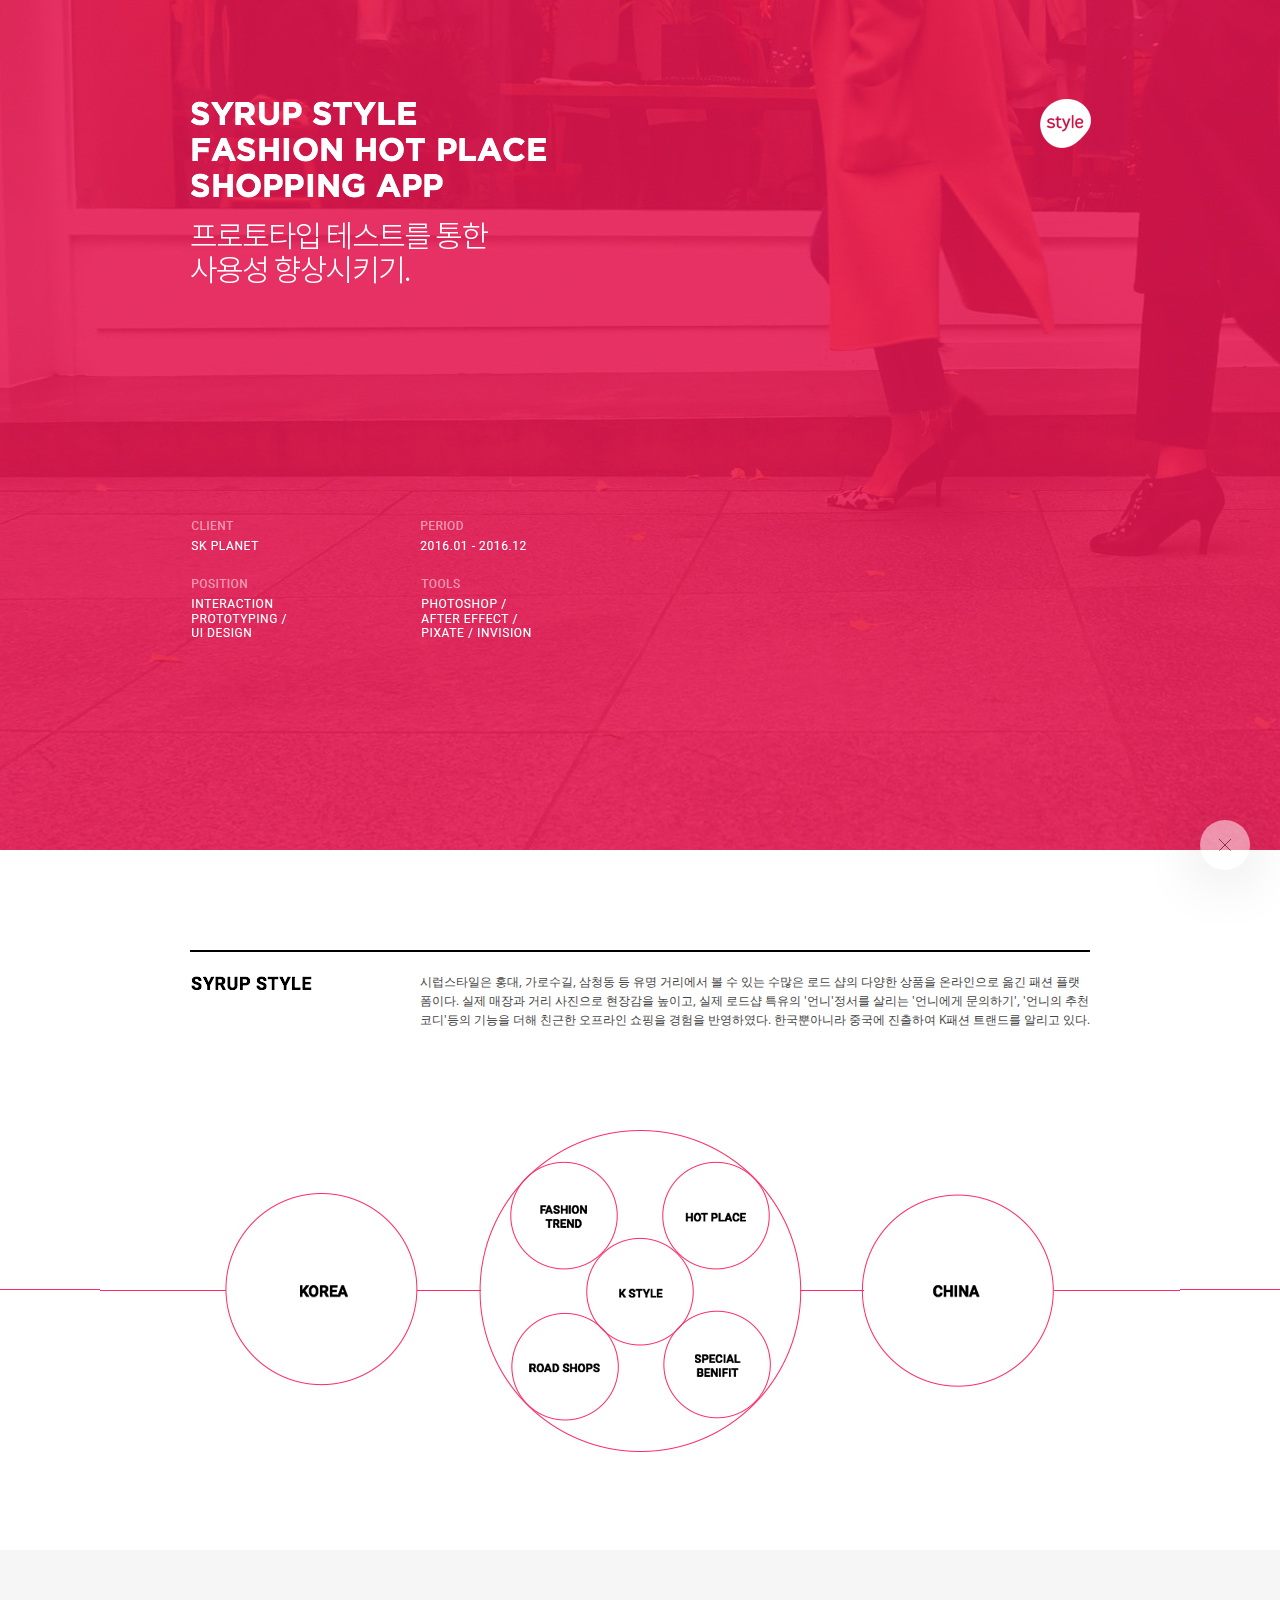
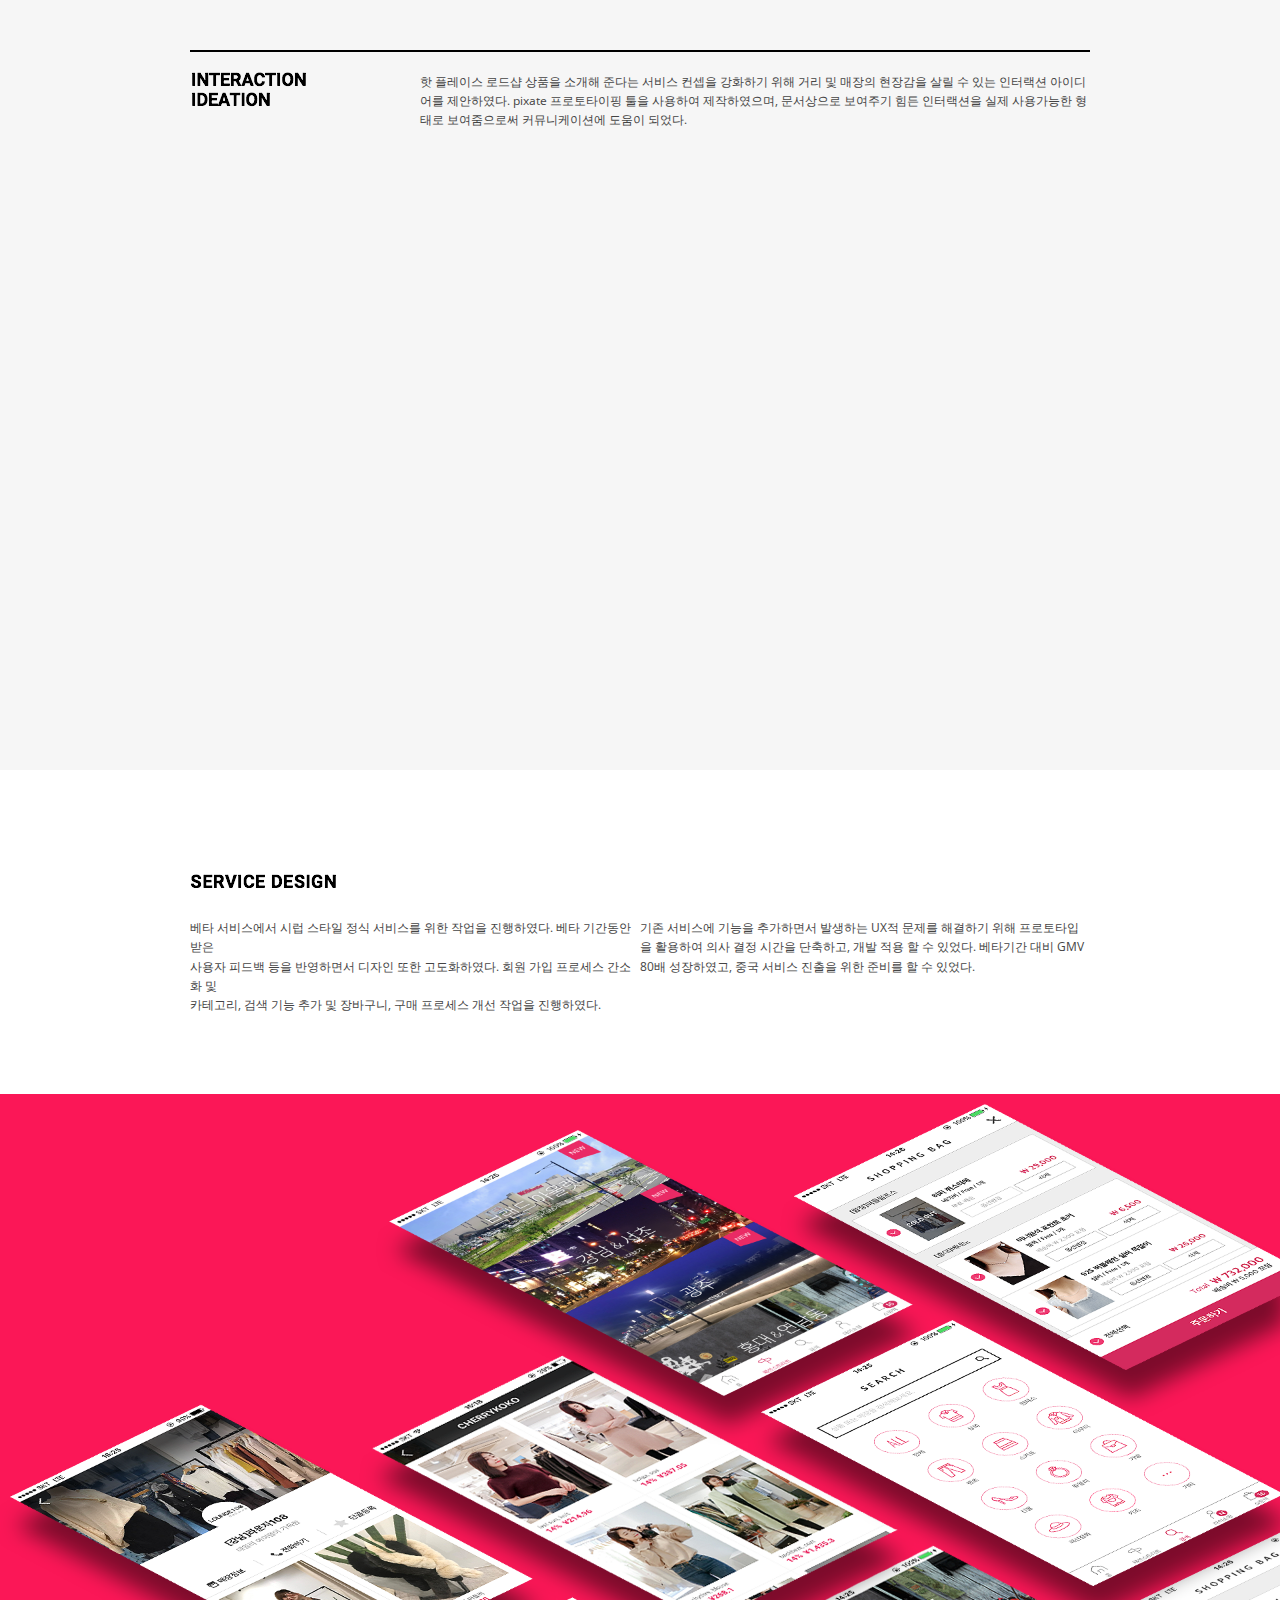
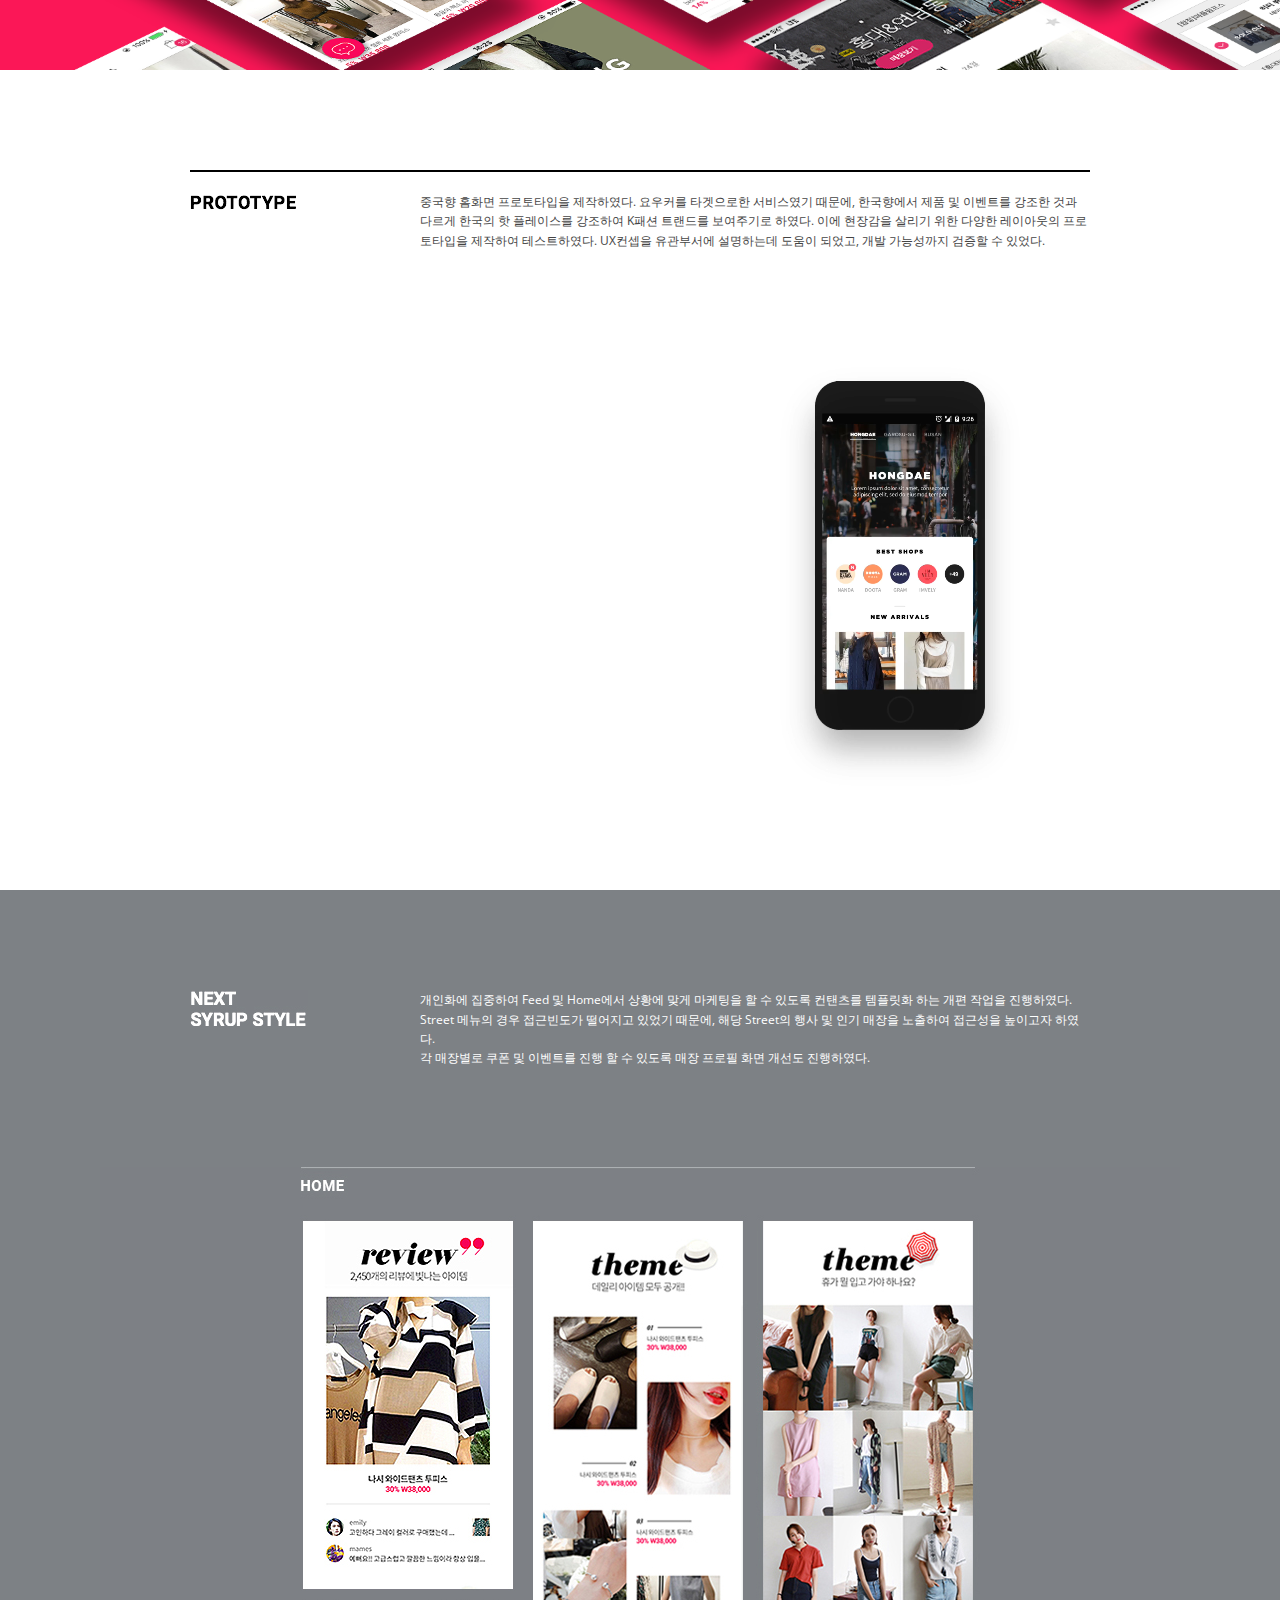
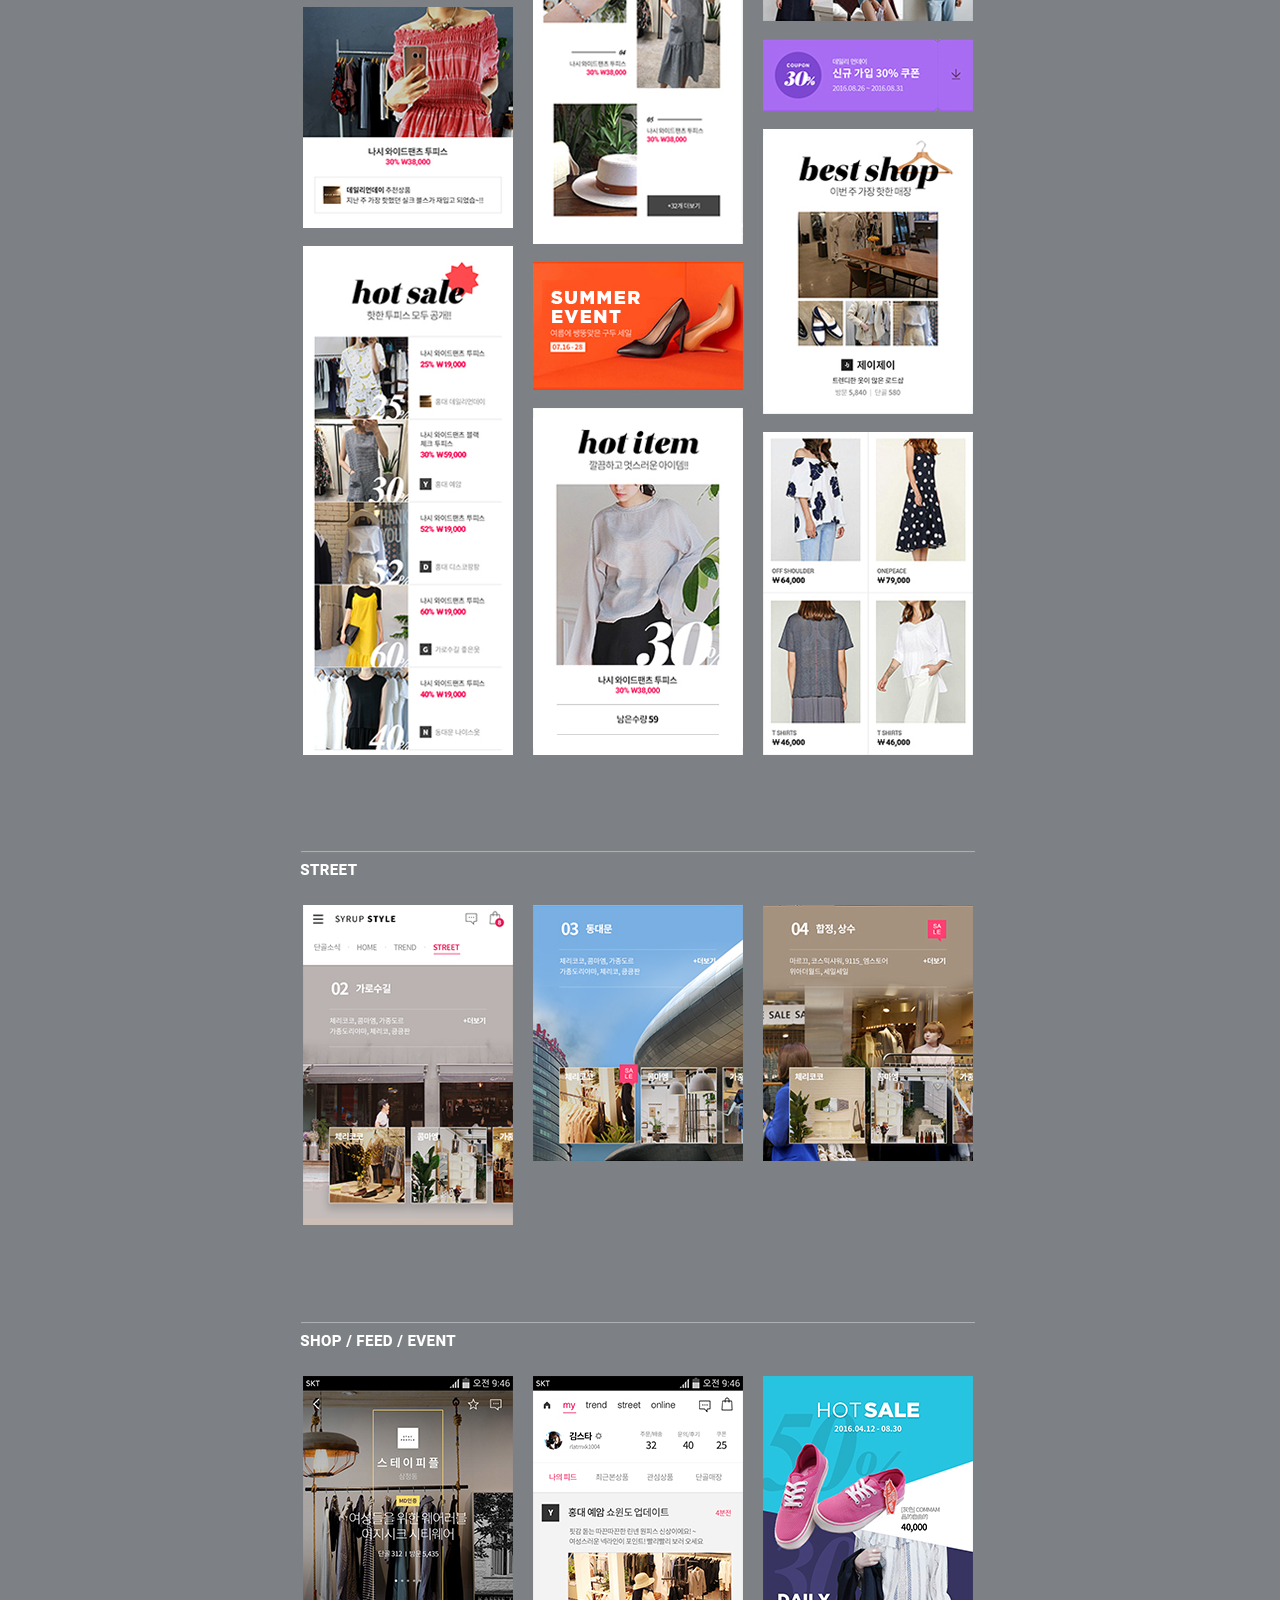
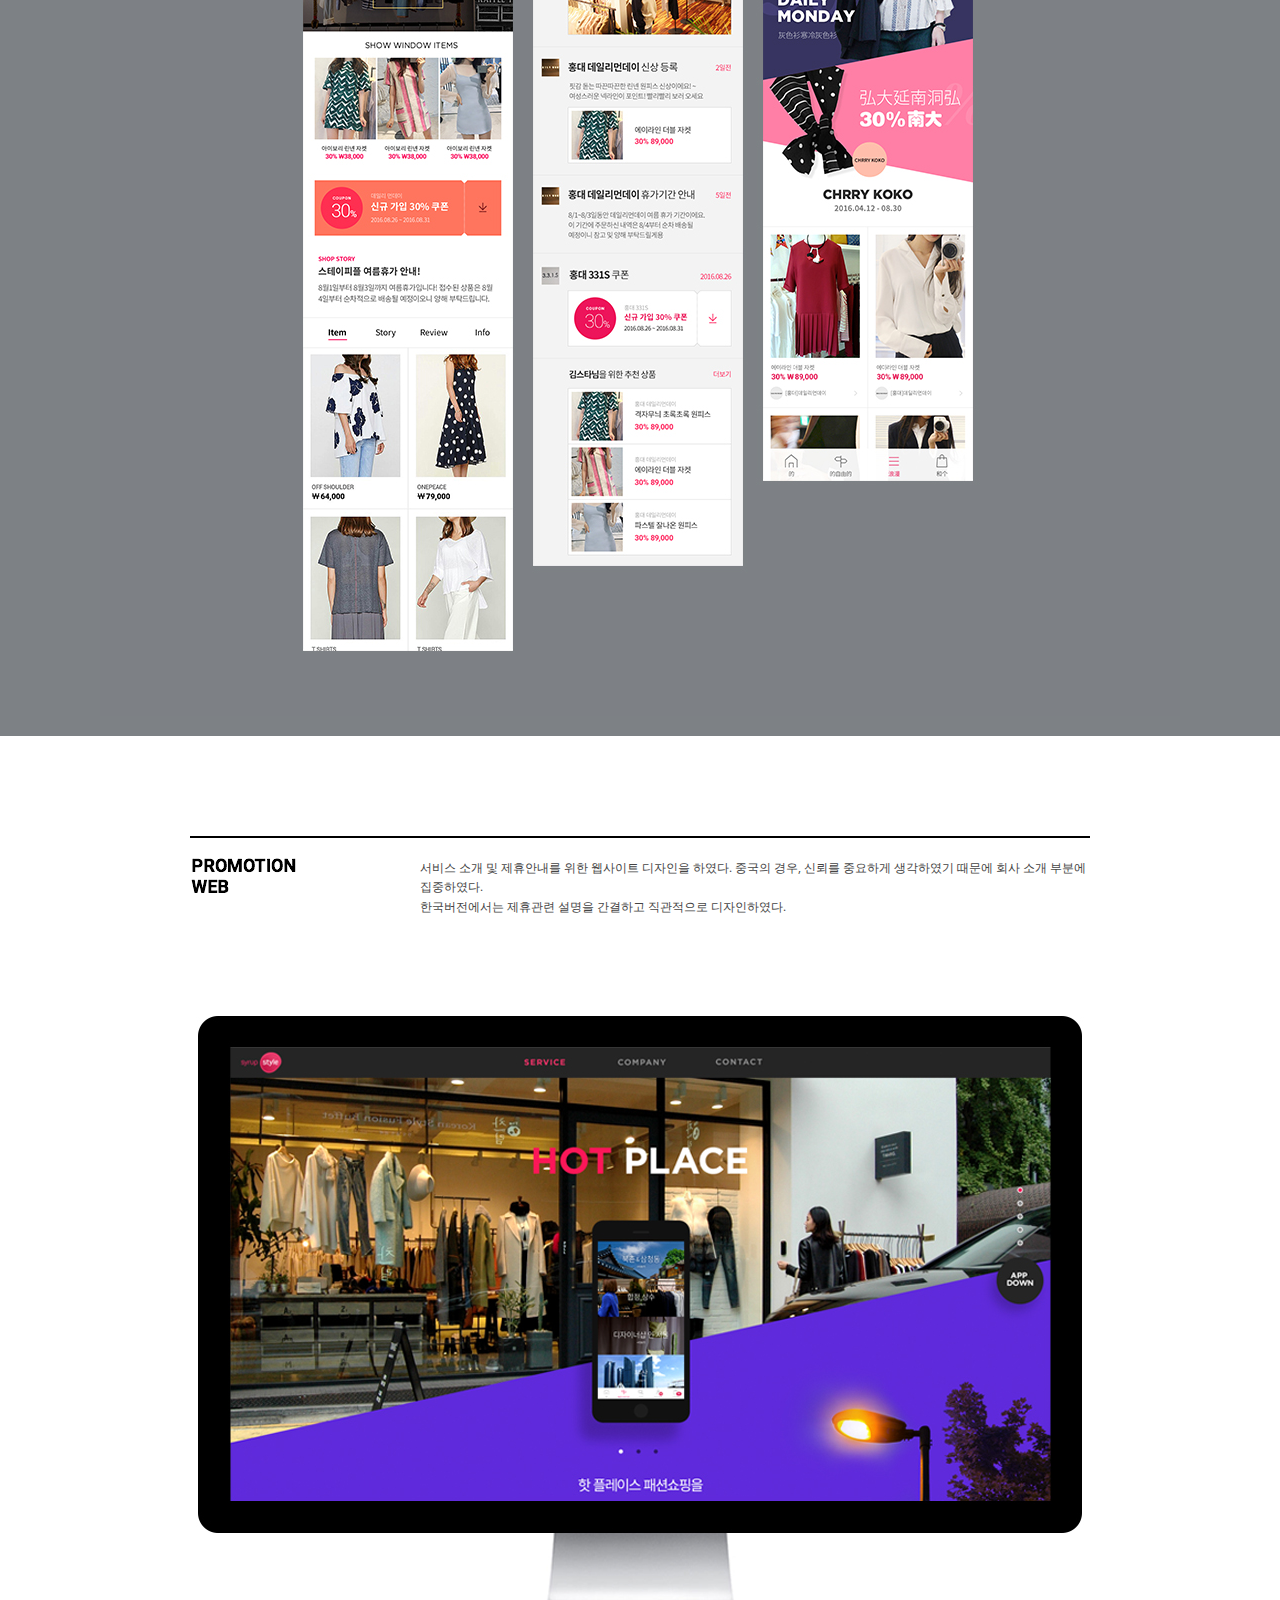
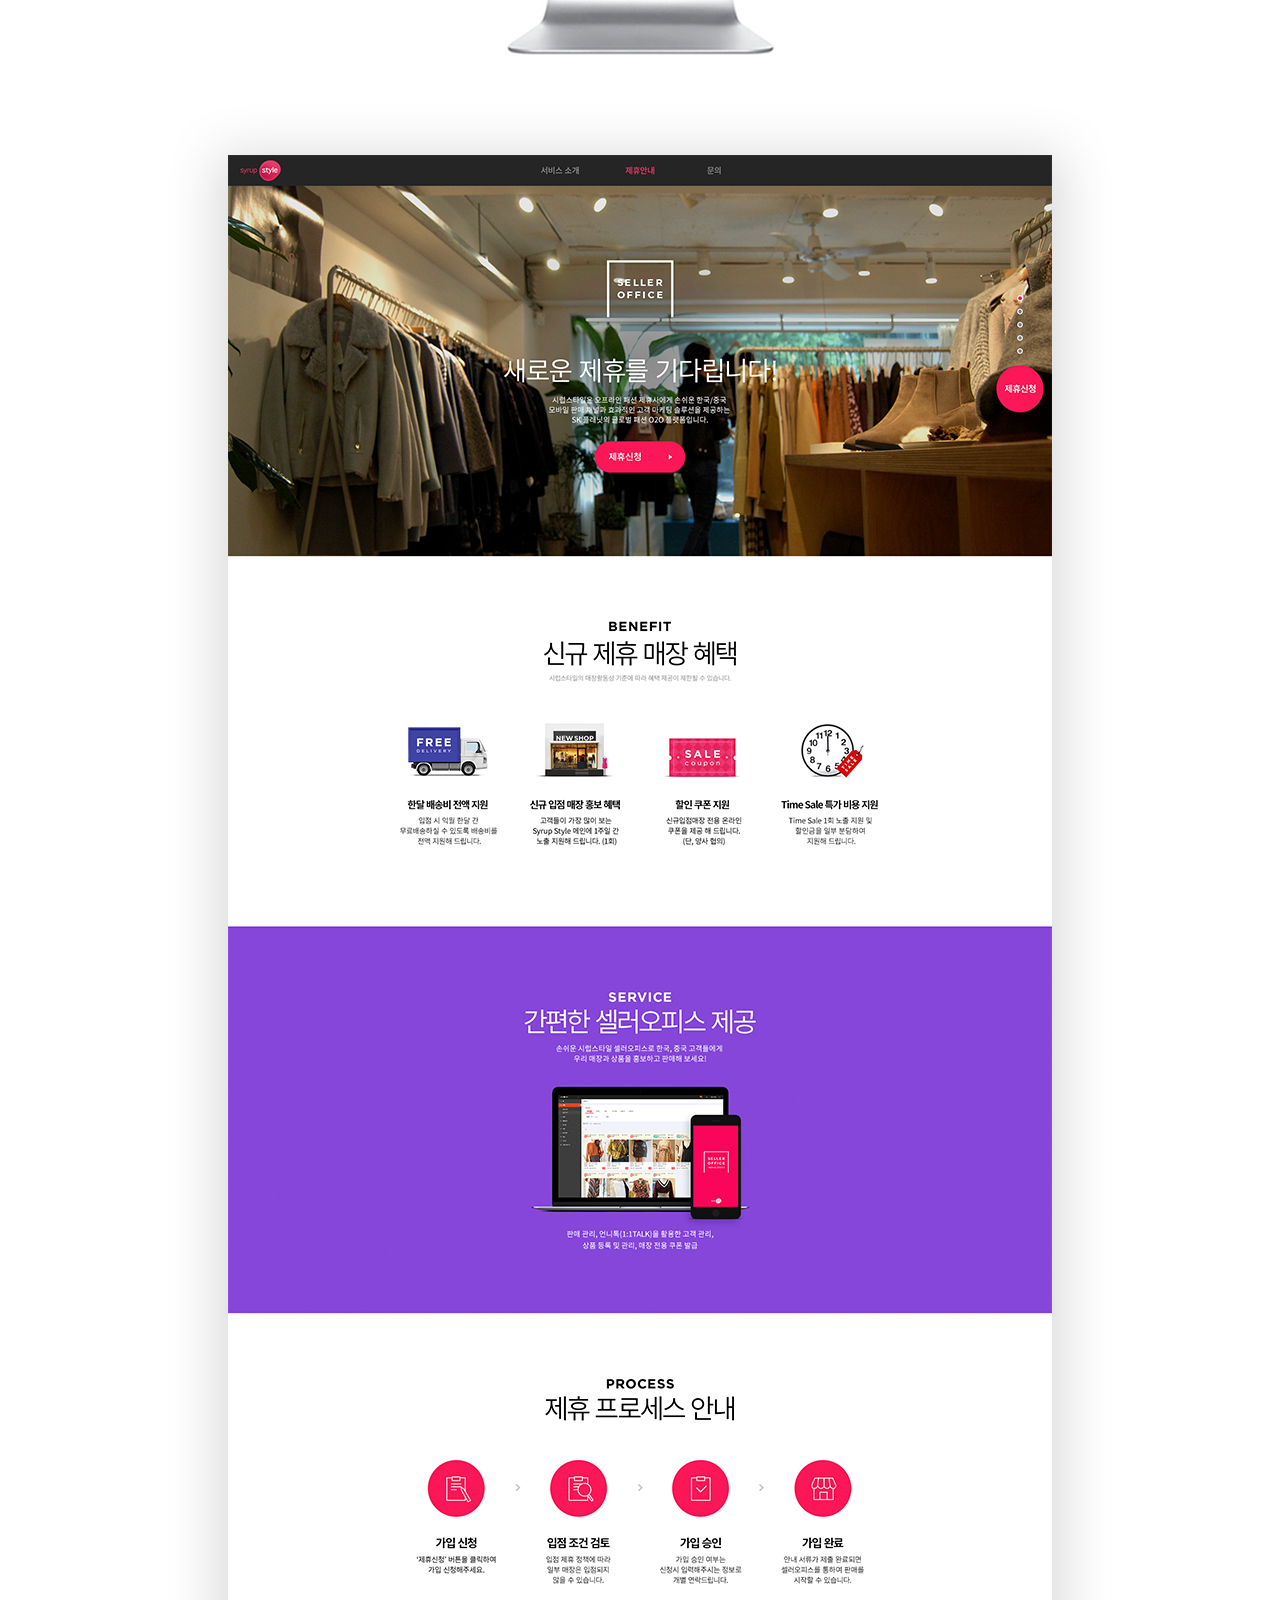
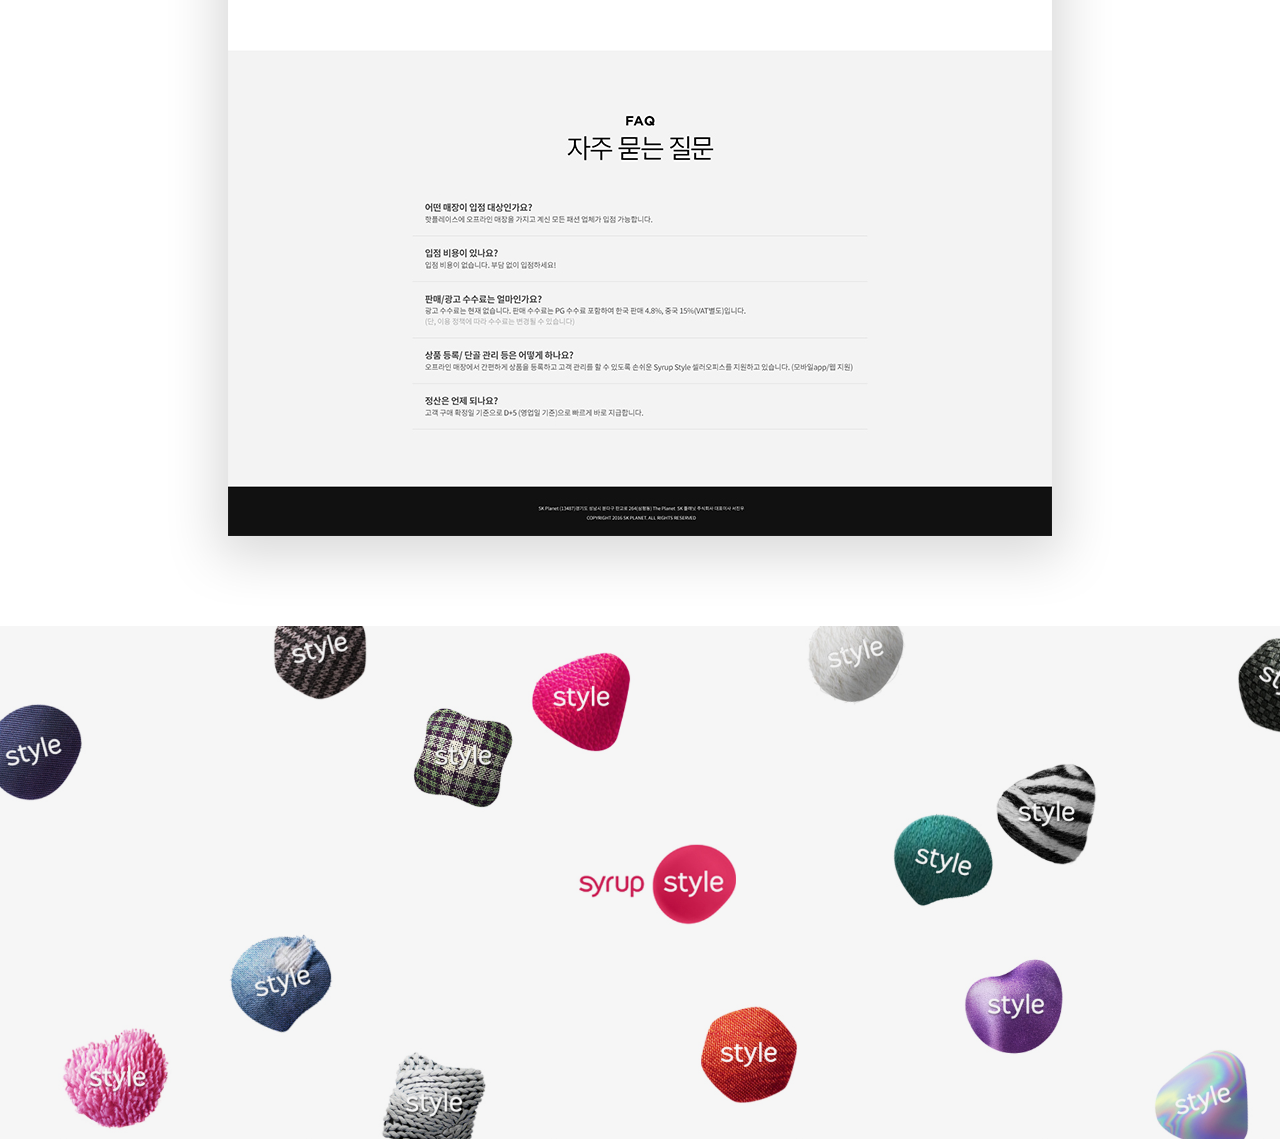
<file: 02_syrupstyle.html>
<!DOCTYPE html>
<html lang="en">
<head>
  <meta charset="UTF-8">
  <meta name="viewport" content="width=device-width, initial-scale=1.0">
  <link rel="stylesheet" href="port_ss_detail_style.css">
  <link href="https://fonts.googleapis.com/css?family=Open+Sans:300,400,800" rel="stylesheet">
  <link rel="shortcut icon" href="images/favi.ico" type="image/x-icon">
  <link rel="icon" href="images/favi.ico" type="image/x-icon">
  <title>YJ : Portfolio</title>
</head>
<body>
  <div class="header">
    <a href="" onClick="history.back(); return false;" class="close"><img src="images/close.png"></a>
  </div>

  <div class="main">
    <img class="parallax" src="images/ss/ss_main_bg.jpg" data-parallax='{"y": -80}'/>
    <div class="title-img" href=""><img src="images/ss/ss_title.png"></div>
  </div>
  <div class="graph">
    <div class="ss_01">
      <div class="tit">
        <div class="tit-line"></div>
        <span><img src="images/ss/ss_tit_01.jpg"></span>
        <em>시럽스타일은 홍대, 가로수길, 삼청동 등 유명 거리에서 볼 수 있는 수많은 로드 샵의 다양한 상품을 온라인으로 옮긴 패션 플랫폼이다. 실제 매장과 거리 사진으로 현장감을 높이고, 실제 로드샵 특유의 '언니'정서를 살리는 '언니에게 문의하기', '언니의 추천 코디'등의 기능을 더해 친근한 오프라인 쇼핑을 경험을 반영하였다. 한국뿐아니라 중국에 진출하여 K패션 트랜드를 알리고 있다.</em>
      </div>
      <img src="images/ss/ss_01.jpg">
    </div>
  </div>

  <div class="grey">
    <div class="ss_02">
      <div class="tit">
        <div class="tit-line"></div>
        <span><img src="images/ss/ss_tit_02.jpg"></span>
        <em>핫 플레이스 로드샵 상품을 소개해 준다는 서비스 컨셉을 강화하기 위해 거리 및 매장의 현장감을 살릴 수 있는 인터랙션 아이디어를 제안하였다. pixate 프로토타이핑 툴을 사용하여 제작하였으며, 문서상으로 보여주기 힘든 인터랙션을 실제 사용가능한 형태로 보여줌으로써 커뮤니케이션에 도움이 되었다.</em>
        </div>
      <div  class="gif">
        <video autoplay loop>
          <source src="images/ss/ss_test_01.mp4" type="video/mp4"/>
        </video>
        <video autoplay loop>
          <source src="images/ss/ss_test_02.mp4" type="video/mp4"/>
        </video>
        <video autoplay loop>
          <source src="images/ss/ss_test_03.mp4" type="video/mp4"/>
        </video>
      </div>
    </div>
  </div>

  <div class="ss_03">
    <div class="tit">
      <span><img src="images/ss/ss_tit_03.jpg"></span>
    </div>
    <div class="text-2colume">
      <em>베타 서비스에서 시럽 스타일 정식 서비스를 위한 작업을 진행하였다. 베타 기간동안 받은</br> 사용자 피드백 등을 반영하면서 디자인 또한 고도화하였다. 회원 가입 프로세스 간소화 및 </br>카테고리, 검색 기능 추가 및 장바구니, 구매 프로세스 개선 작업을 진행하였다.</em></span>
      <em>기존 서비스에 기능을 추가하면서 발생하는 UX적 문제를 해결하기 위해 프로토타입을 활용하여 의사 결정 시간을 단축하고, 개발 적용 할 수 있었다. 베타기간 대비 GMV 80배 성장하였고, 중국 서비스 진출을 위한 준비를 할 수 있었다.</em>
    </div>
  </div>
  <div class="ss_04_box">
    <div class="ss_04">
      <img src="images/ss/ss_03.png" data-parallax='{"y": -80}'>
    </div>
  </div>
  <div class="ss_02">
    <div class="tit">
      <div class="tit-line"></div>
      <span><img src="images/ss/ss_tit_04.jpg"></span>
      <em>중국향 홈화면 프로토타입을 제작하였다. 요우커를 타겟으로한 서비스였기 때문에, 한국향에서 제품 및 이벤트를 강조한 것과 다르게 한국의 핫 플레이스를 강조하여 K패션 트랜드를 보여주기로 하였다. 이에 현장감을 살리기 위한 다양한 레이아웃의 프로토타입을 제작하여 테스트하였다. UX컨셉을 유관부서에 설명하는데 도움이 되었고, 개발 가능성까지 검증할 수 있었다.</em>
    </div>
    <div  class="gif">
      <video autoplay loop>
        <source src="images/ss/ss_inter_01.mp4" type="video/mp4">
      </video>
      <video autoplay loop>
        <source src="images/ss/ss_inter_02.mp4" type="video/mp4">
      </video>
      <video autoplay loop>
        <source src="images/ss/ss_inter_03.mp4" type="video/mp4">
      </video>
    </div>
  </div>


  <div class="dark">
    <div class="ss_06">
      <div class="tit">
        <span><img src="images/ss/ss_tit_05.jpg"></span>
        <em>개인화에 집중하여 Feed 및 Home에서 상황에 맞게 마케팅을 할 수 있도록 컨탠츠를 템플릿화 하는 개편 작업을 진행하였다. <br>Street 메뉴의 경우 접근빈도가 떨어지고 있었기 때문에, 해당 Street의 행사 및 인기 매장을 노출하여 접근성을 높이고자 하였다. <br>각 매장별로 쿠폰 및 이벤트를 진행 할 수 있도록 매장 프로필 화면 개선도 진행하였다.</em>
      </div>
      <img src="images/ss/ss_05.jpg">
      <img src="images/ss/ss_06.jpg">
      <img src="images/ss/ss_07.jpg">
    </div>
  </div>


  <div class="ss_07">
    <div class="tit">
      <div class="tit-line"></div>
      <span><img src="images/ss/ss_tit_06.jpg"></span>
      <em>서비스 소개 및 제휴안내를 위한 웹사이트 디자인을 하였다. 중국의 경우, 신뢰를 중요하게 생각하였기 때문에 회사 소개 부분에 집중하였다. <br>한국버전에서는 제휴관련 설명을 간결하고 직관적으로 디자인하였다.</em>
    </div>
    <img src="images/ss/ss_08.jpg"><img src="images/ss/ss_09.jpg">
  </div>

  <div class="ss_08"><img src="images/ss/ss_10.jpg"></div>

  <script src="js/jquery-2.1.3.min.js"></script>
	<script src="js/jquery.easing.1.3.js"></script>
	<script src="js/jquery.parallax-scroll.js"></script>
</body>
</file>
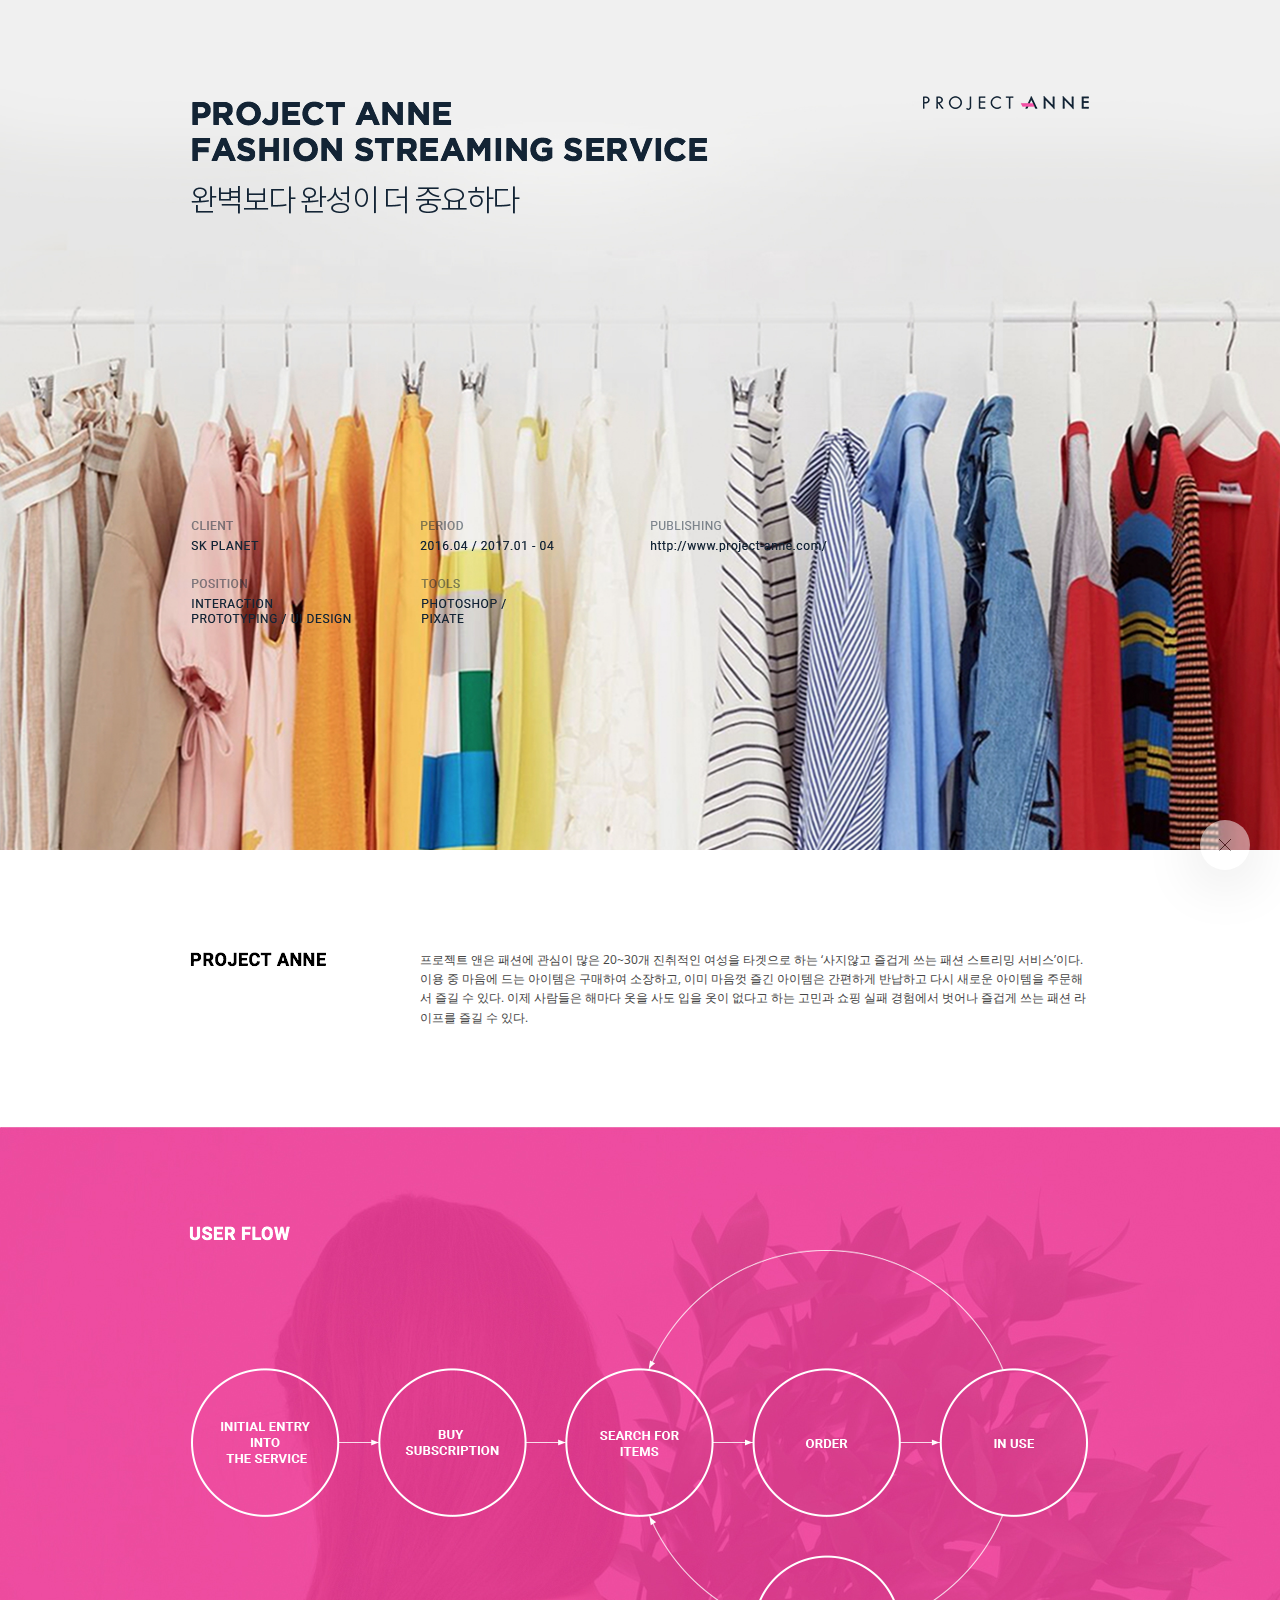
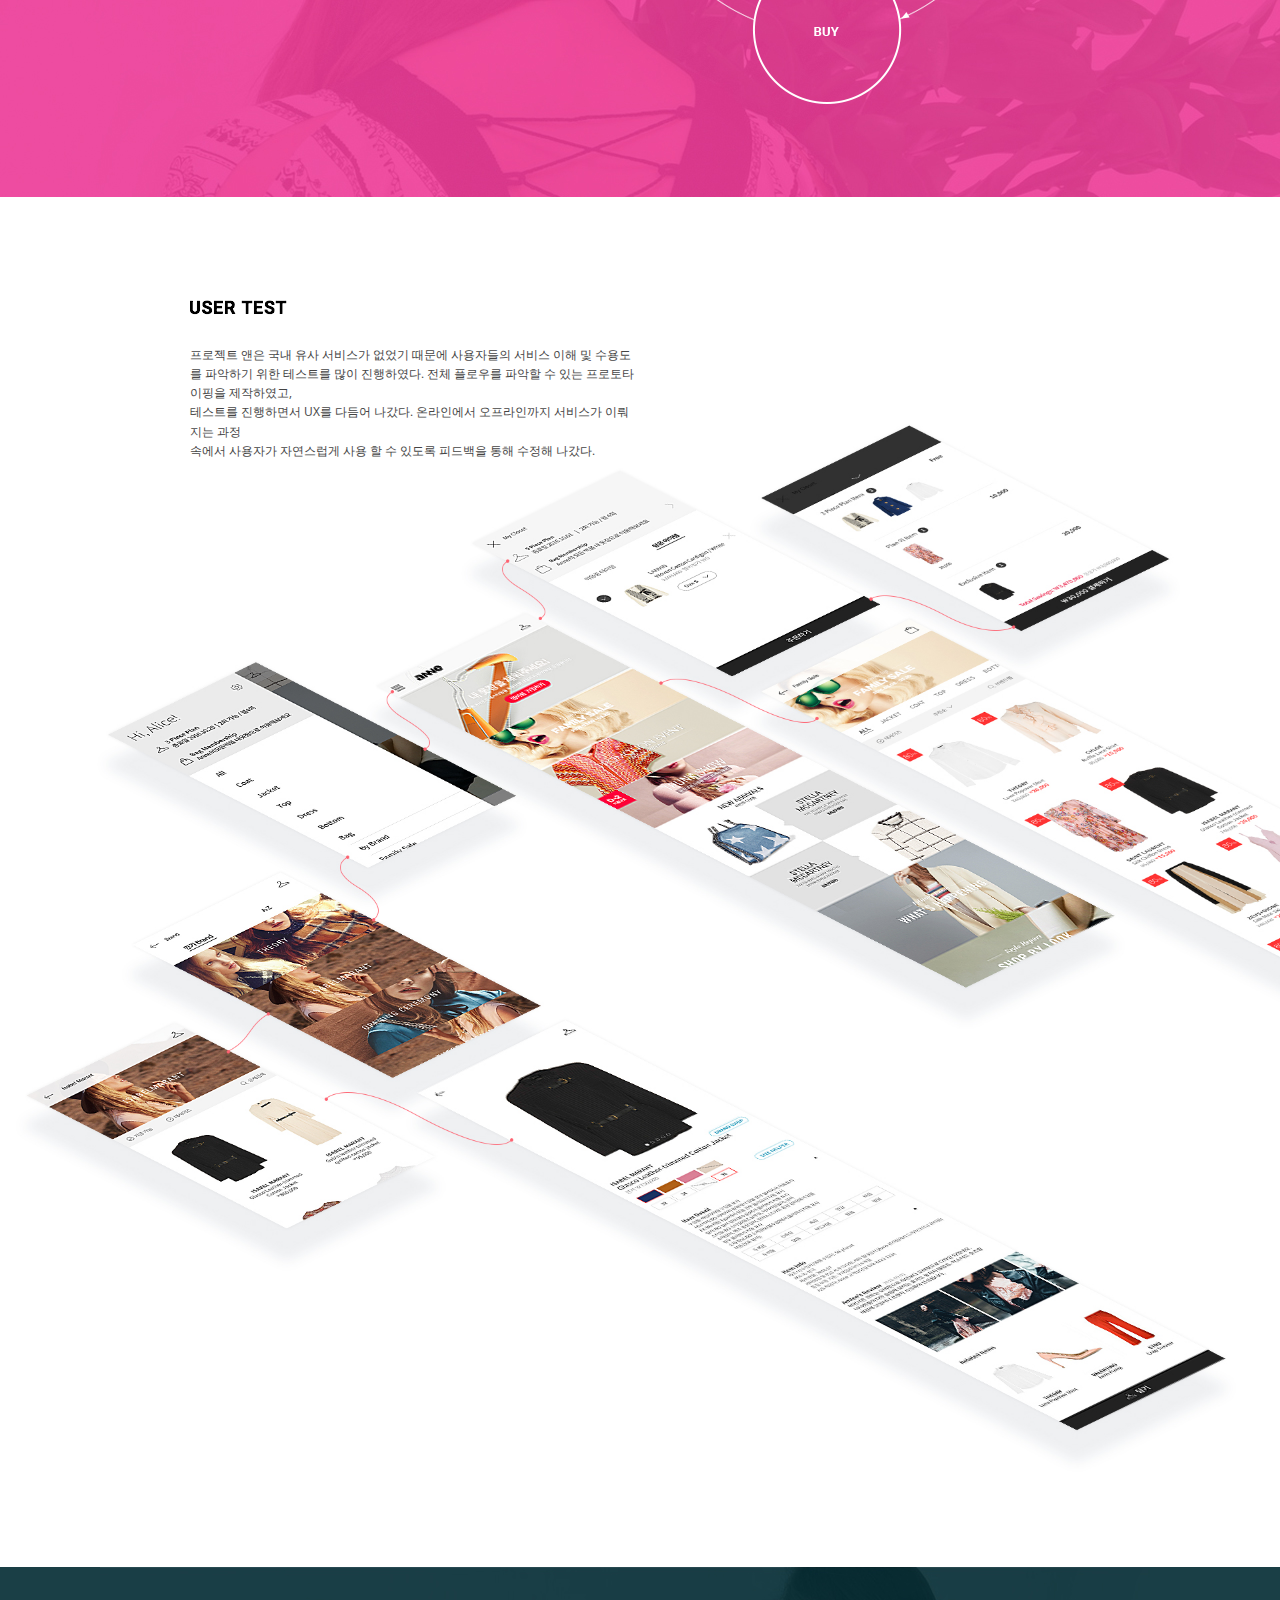
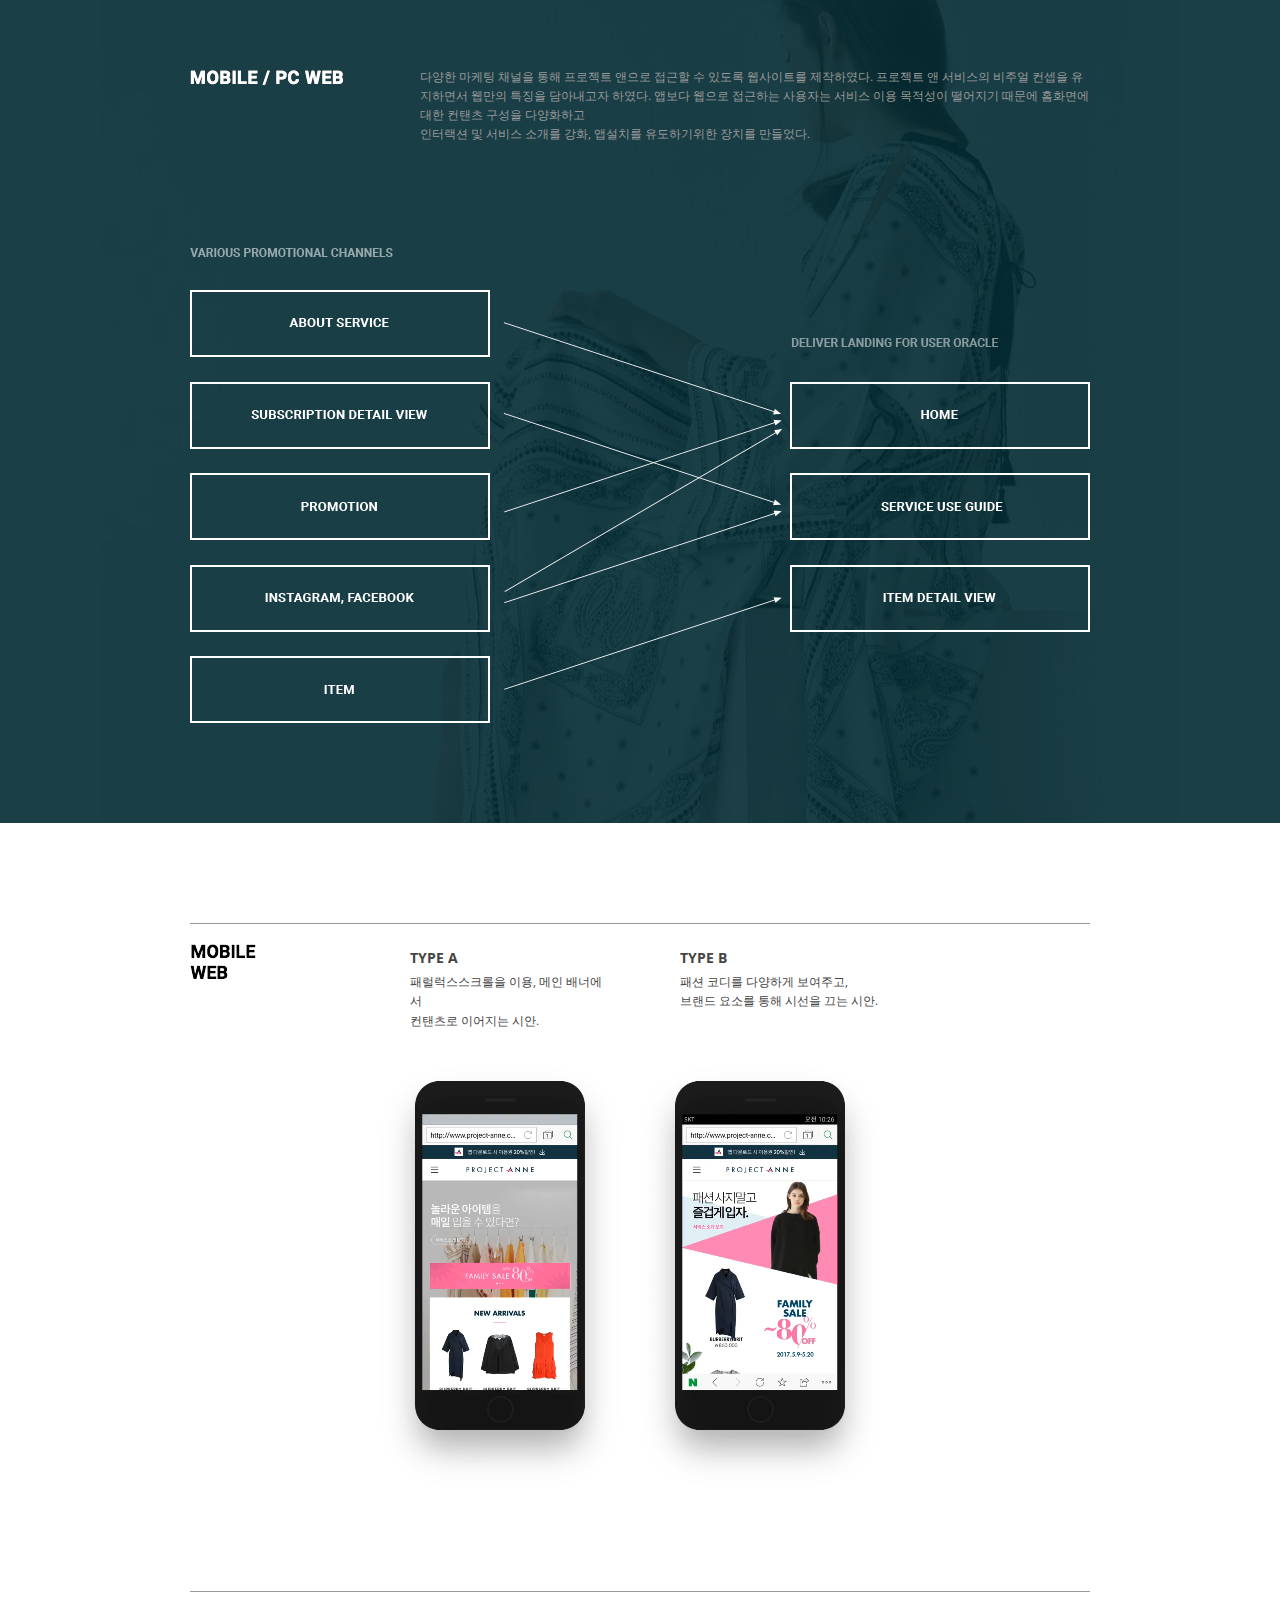
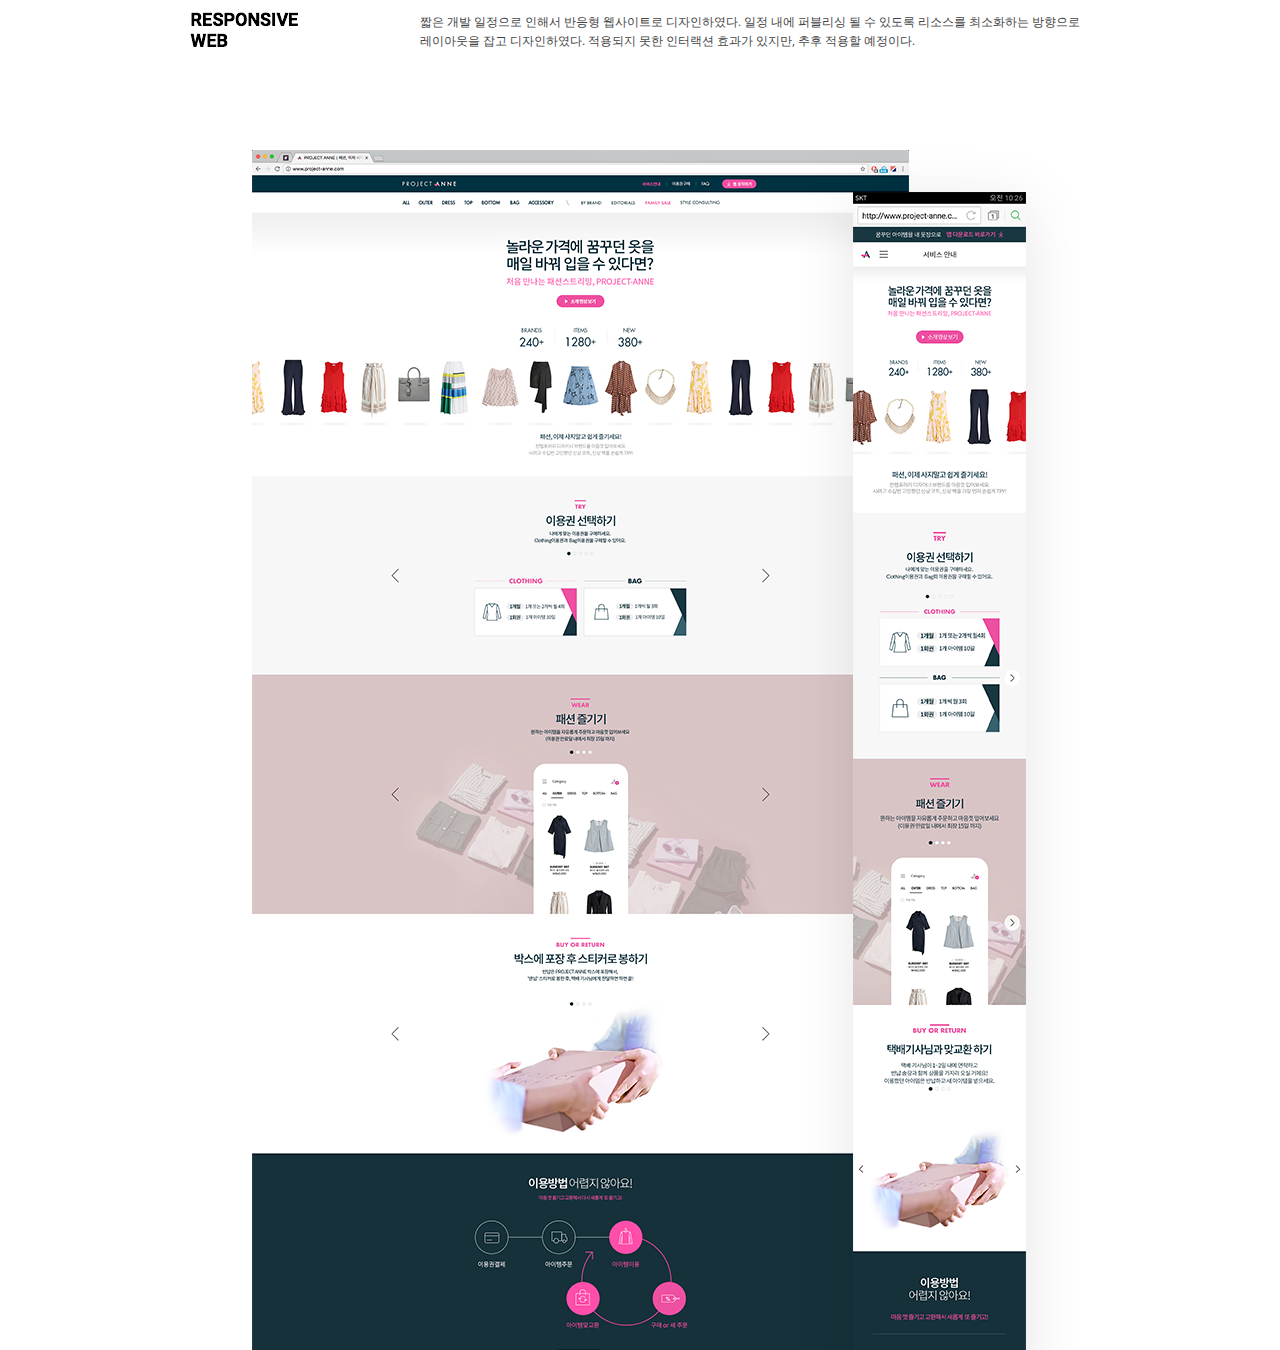
<file: 03_project_anne.html>
<!DOCTYPE html>
<html lang="en">
<head>
  <meta charset="UTF-8">
  <meta name="viewport" content="width=device-width, initial-scale=1.0">
  <link rel="stylesheet" href="port_pa_detail_style.css">
  <link href="https://fonts.googleapis.com/css?family=Open+Sans:300,400,800" rel="stylesheet">
  <link rel="shortcut icon" href="images/favi.ico" type="image/x-icon">
  <link rel="icon" href="images/favi.ico" type="image/x-icon">
  <title>YJ : Portfolio</title>
</head>
<body>
  <div class="header">
    <a href="" onClick="history.back(); return false;" class="close"><img src="images/close.png"></a>
  </div>

  <div class="main">
    <img class="parallax" src="images/pa/pa_main_bg.jpg" data-parallax='{"y": -80}'/>
    <a href="http://www.project-anne.com/"><div class="title-img" ><img src="images/pa/pa_title.png"></div></a>
  </div>

  <div class="pa_01">
    <div class="tit">
      <span><img src="images/pa/pa_tit_01.jpg"></span>
      <em>프로젝트 앤은 패션에 관심이 많은 20~30개 진취적인 여성을 타겟으로 하는 ‘사지않고 즐겁게 쓰는 패션 스트리밍 서비스’이다. 이용 중 마음에 드는 아이템은 구매하여 소장하고, 이미 마음껏 즐긴 아이템은 간편하게 반납하고 다시 새로운 아이템을 주문해서 즐길 수 있다. 이제 사람들은 해마다 옷을 사도 입을 옷이 없다고 하는 고민과 쇼핑 실패 경험에서 벗어나 즐겁게 쓰는 패션 라이프를 즐길 수 있다.</em>
    </div>
  </div>

  <div class="pink">
    <div class="pa_02">
      <img src="images/pa/pa_02.png">
    </div>
  </div>

  <div class="pa_03">
    <div class="tit">
      <span><img src="images/pa/pa_tit_02.jpg"></span>
    </div>
    <div class="text-2colume">
      <em>프로젝트 앤은 국내 유사 서비스가 없었기 때문에 사용자들의 서비스 이해 및 수용도를 파악하기 위한 테스트를 많이 진행하였다. 전체 플로우를 파악할 수 있는 프로토타이핑을 제작하였고,<br> 테스트를 진행하면서 UX를 다듬어 나갔다. 온라인에서 오프라인까지 서비스가 이뤄지는 과정<br> 속에서 사용자가 자연스럽게 사용 할 수 있도록 피드백을 통해 수정해 나갔다.</em>
    </div>
  </div>
  <img class="pa_04" src="images/pa/pa_03.jpg">

  <div class="dark">
    <div class="pa_05">
      <div class="tit">
        <span><img src="images/pa/pa_tit_03.jpg"></span>
        <em>다양한 마케팅 채널을 통해 프로젝트 앤으로 접근할 수 있도록 웹사이트를 제작하였다. 프로젝트 앤 서비스의 비주얼 컨셉을 유지하면서 웹만의 특징을 담아내고자 하였다. 앱보다 웹으로 접근하는 사용자는 서비스 이용 목적성이 떨어지기 때문에 홈화면에 대한 컨탠츠 구성을 다양화하고 <br>인터랙션 및 서비스 소개를 강화, 앱설치를 유도하기위한 장치를 만들었다.</em>
      </div>
      <img src="images/pa/pa_04.png">
    </div>
  </div>

  <div class="pa_06">
    <div class="tit">
      <div class="tit-line"></div>
      <span><img src="images/pa/pa_tit_04.jpg"></span>
      <div class="text-2colume">
        <em><strong>TYPE A </strong><br>패럴럭스스크롤을 이용, 메인 배너에서 <br>컨탠츠로 이어지는 시안.</em>
        <em><strong>TYPE B </strong><br>패션 코디를 다양하게 보여주고,<br>브랜드 요소를 통해 시선을 끄는 시안.</em>
      </div>
    </div>
    <div class="gif">
      <video autoplay loop>
        <source src="images/pa/pa_test_01.mp4" type="video/mp4"/>
      </video>
      <video autoplay loop>
        <source src="images/pa/pa_test_02.mp4" type="video/mp4"/>
      </video>
    </div>
  </div>

  <div class="pa_07">
    <div class="tit">
      <div class="tit-line"></div>
      <span><img src="images/pa/pa_tit_05.jpg"></span>
      <em>짧은 개발 일정으로 인해서 반응형 웹사이트로 디자인하였다. 일정 내에 퍼블리싱 될 수 있도록 리소스를 최소화하는 방향으로 레이아웃을 잡고 디자인하였다. 적용되지 못한 인터랙션 효과가 있지만, 추후 적용할 예정이다.</em>
    </div>
    <div class="pa_07_box">
      <img class="parallax2" src="images/pa/pa_06.jpg" data-parallax='{"y": -40}'>

      <img class="parallax" src="images/pa/pa_07.png" data-parallax='{"y": -130}'/>
    </div>
  </div>

  <script src="js/jquery-2.1.3.min.js"></script>
	<script src="js/jquery.easing.1.3.js"></script>
	<script src="js/jquery.parallax-scroll.js"></script>
</body>
</file>
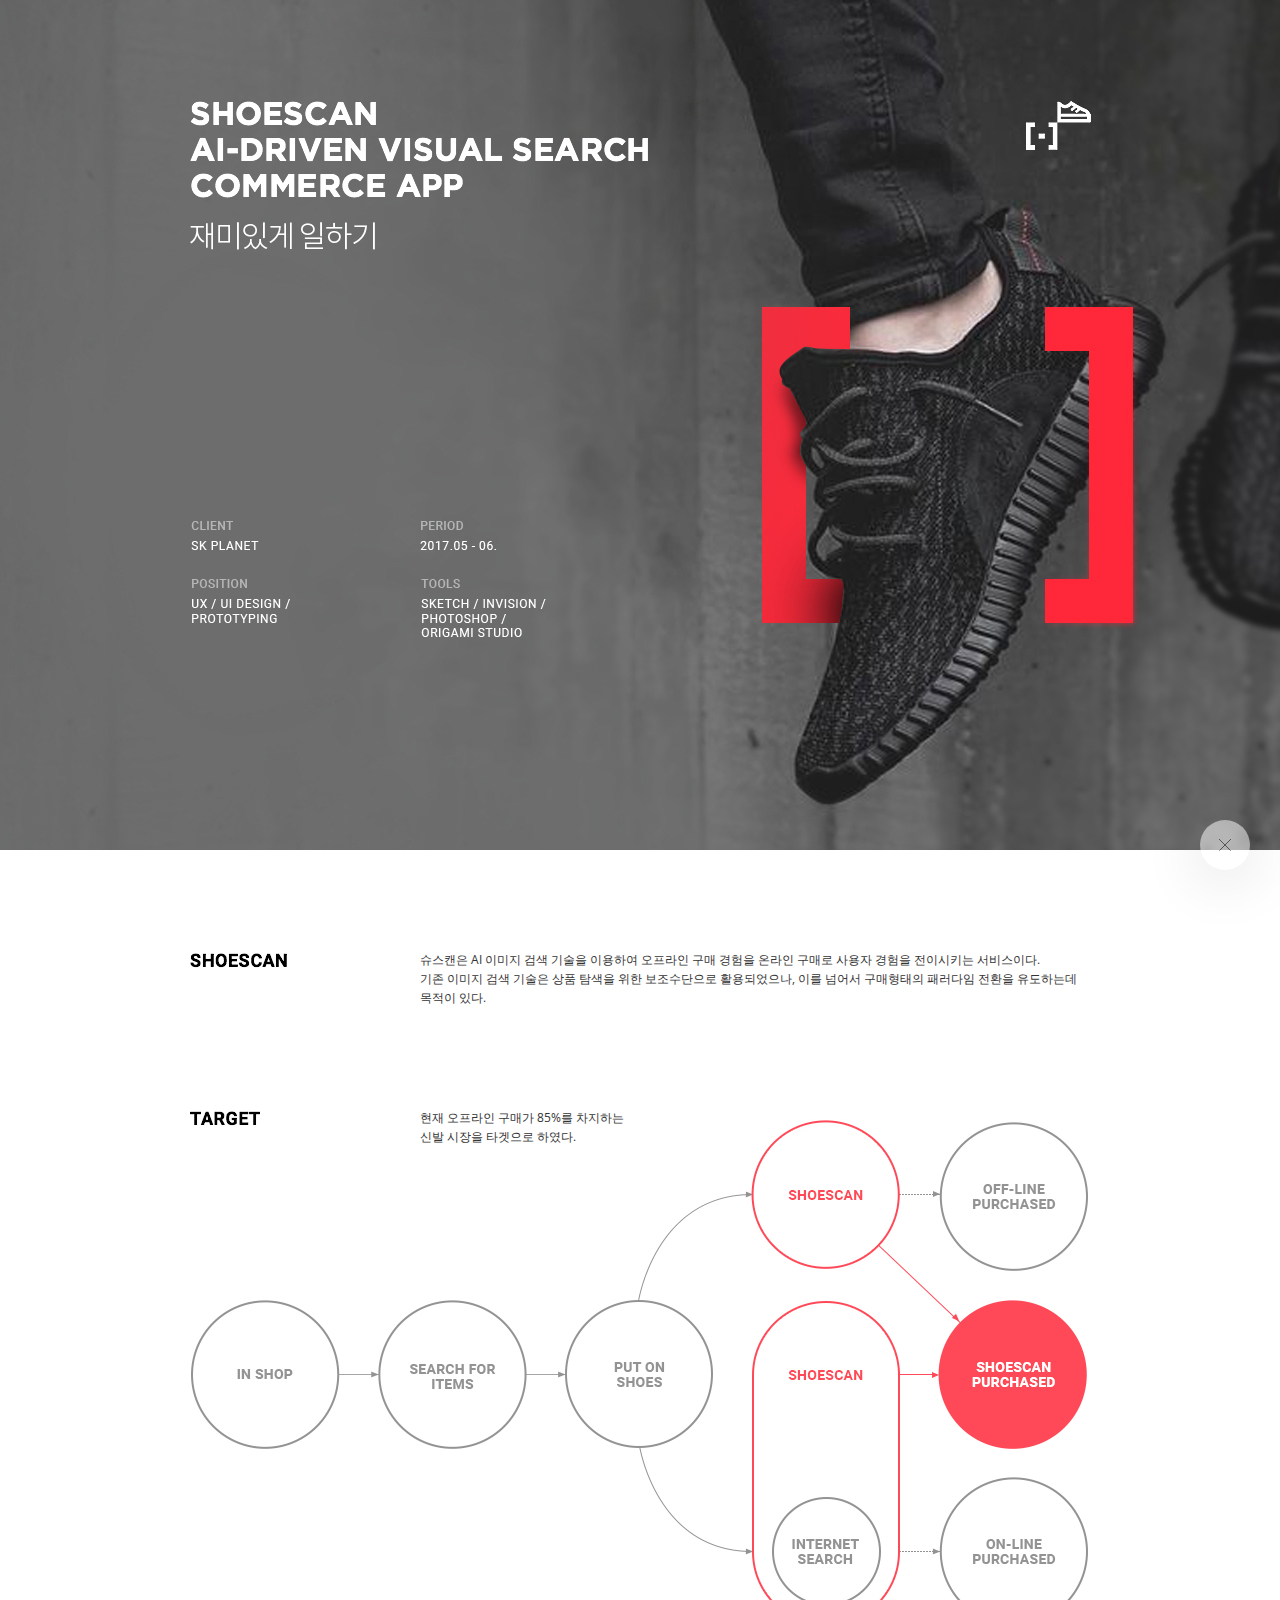
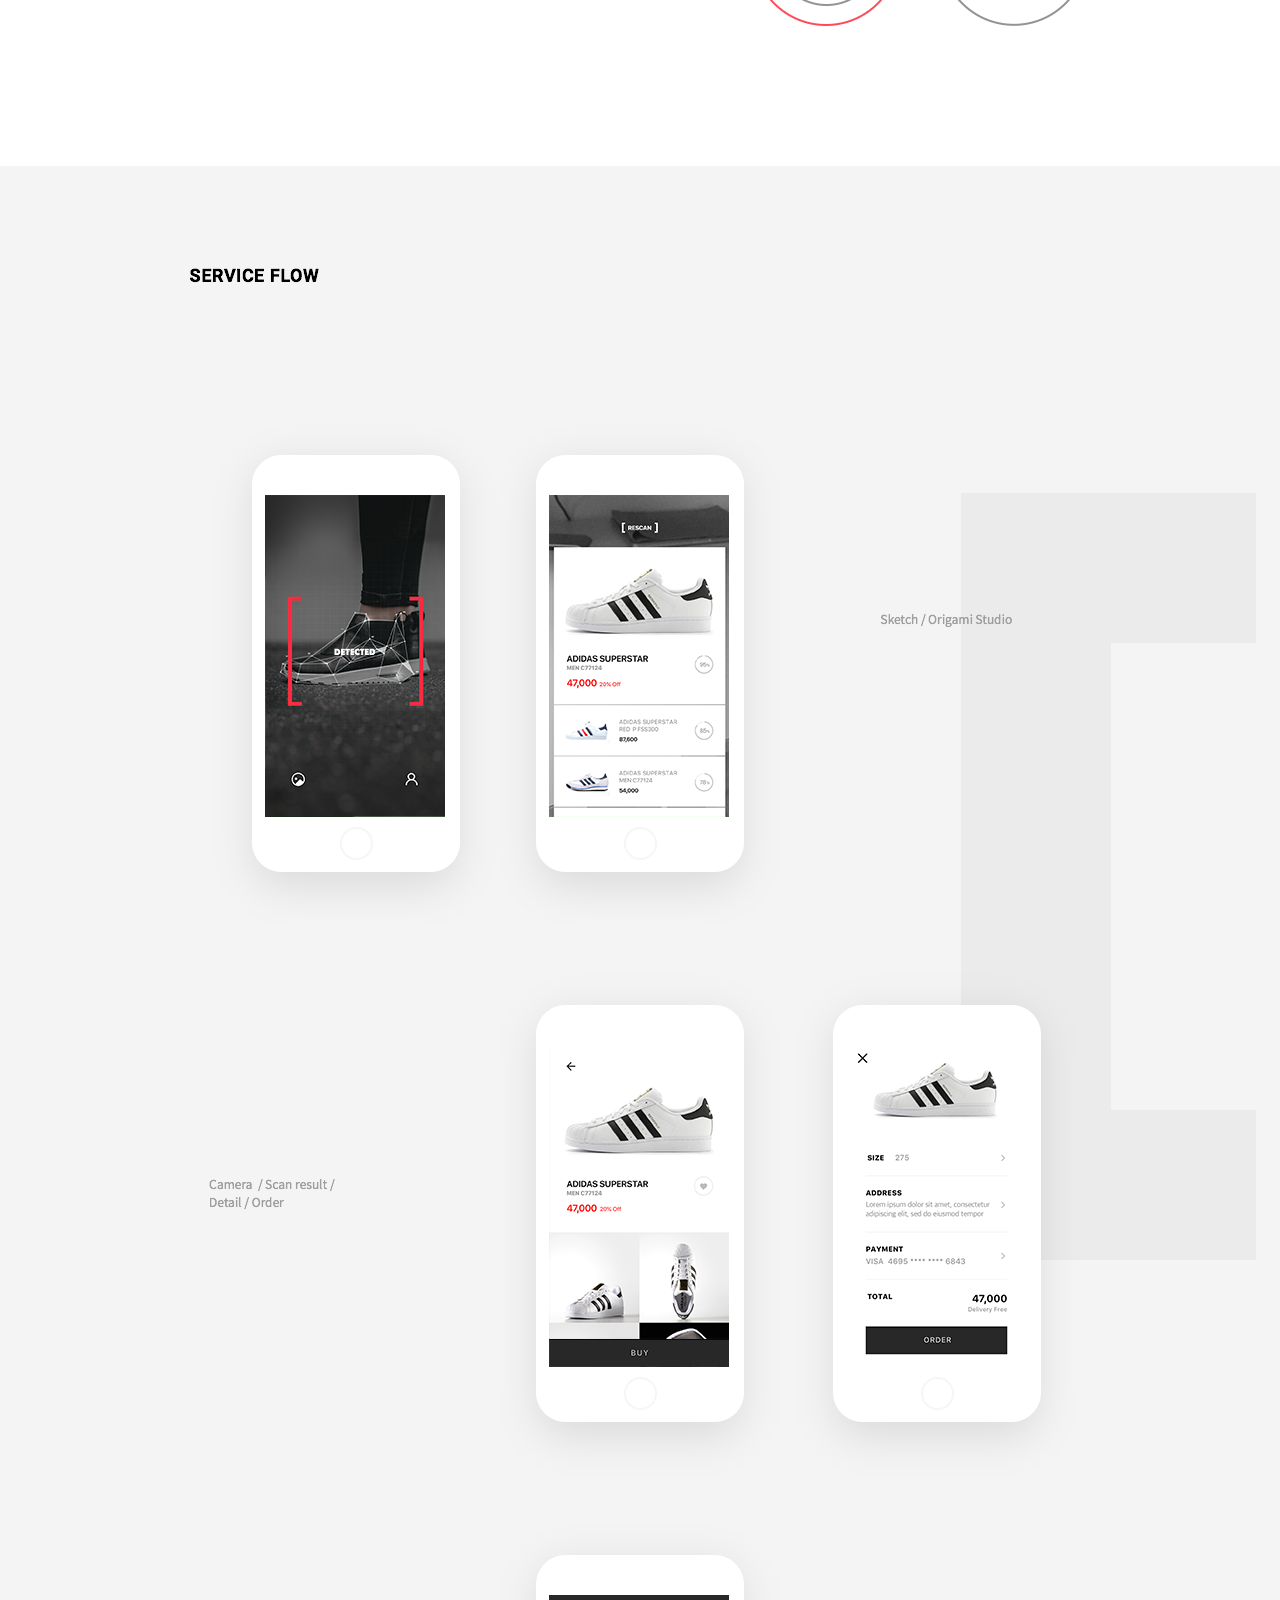
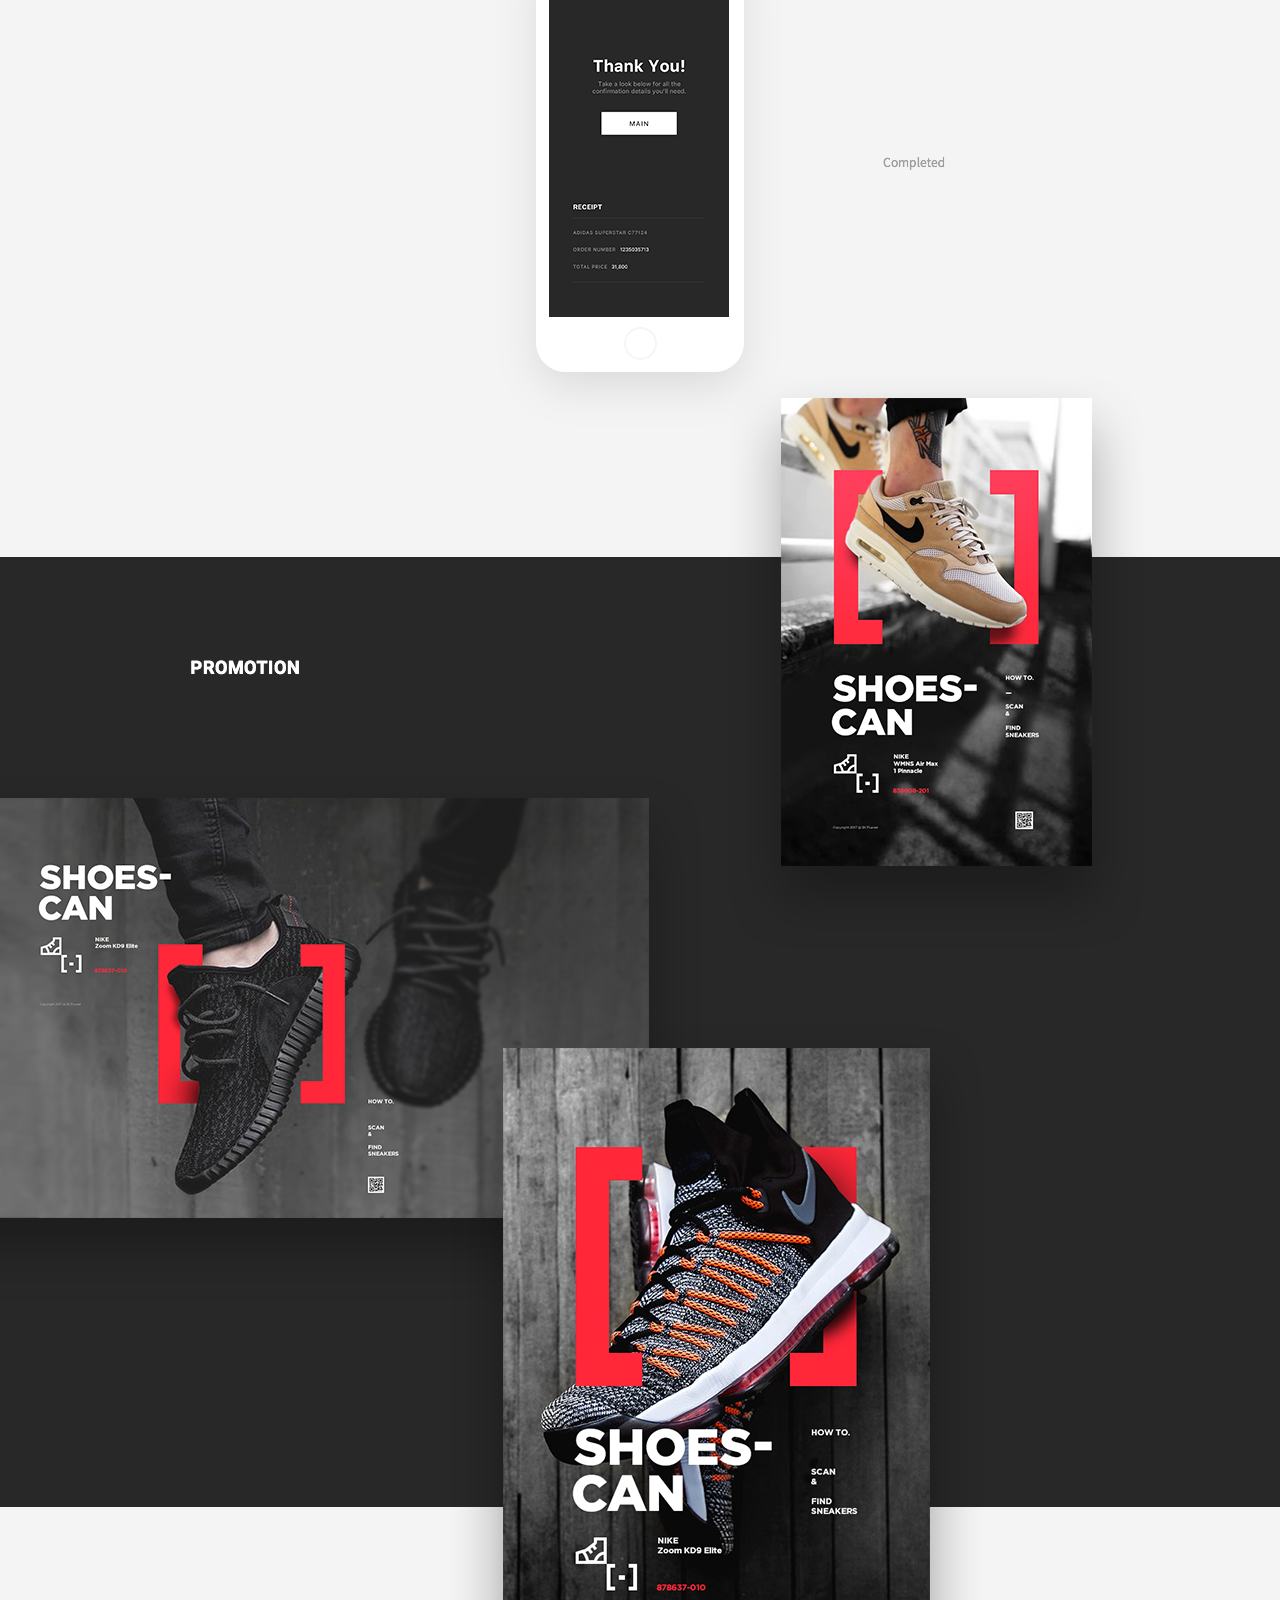
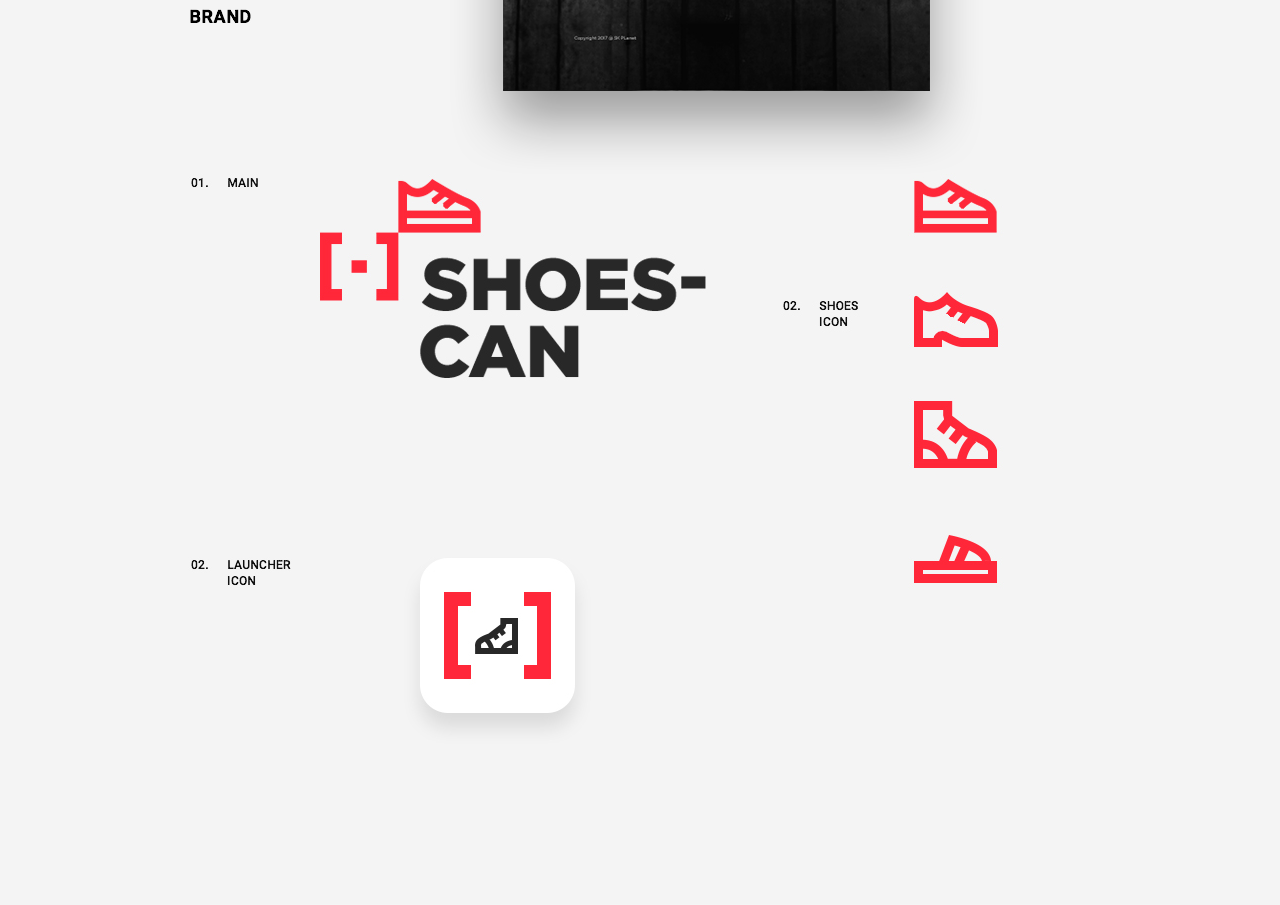
<file: 04_shoescan.html>
<!DOCTYPE html>
<html lang="en">
<head>
  <meta charset="UTF-8">
  <meta name="viewport" content="width=device-width, initial-scale=1.0">
  <link rel="stylesheet" href="port_sc_detail_style.css">
  <link href="https://fonts.googleapis.com/css?family=Open+Sans:300,400,800" rel="stylesheet">
  <link rel="shortcut icon" href="images/favi.ico" type="image/x-icon">
  <link rel="icon" href="images/favi.ico" type="image/x-icon">
  <title>YJ : Portfolio</title>
</head>
<body>
  <div class="header">
    <a href="" onClick="history.back(); return false;" class="close"><img src="images/close.png"></a>
  </div>

  <div class="main">
    <img class="parallax" src="images/sc/sc_main_bg.jpg" data-parallax='{"y": -80}'/>
    <div class="title-img" href=""><img src="images/sc/sc_title.png"></div>
  </div>

  <div class="tit">
    <span><img src="images/sc/sc_tit_01.jpg"></span>
    <em>슈스캔은 AI 이미지 검색 기술을 이용하여 오프라인 구매 경험을 온라인 구매로 사용자 경험을 전이시키는 서비스이다.<br>기존 이미지 검색 기술은 상품 탐색을 위한 보조수단으로 활용되었으나, 이를 넘어서 구매형태의 패러다임 전환을 유도하는데 목적이 있다.</em>
  </div>

  <div class="tit">
    <span><img src="images/sc/sc_tit_02.jpg"></span>
    <em>현재 오프라인 구매가 85%를 차지하는 <br>신발 시장을 타겟으로 하였다.</em></div>
  <div class="sc_01">
    <img src="images/sc/sc_01.jpg">
  </div>

  <div class="grey">
    <div class="sc_02">
      <div class="tit">
        <span><img src="images/sc/sc_tit_03.jpg"></span>
      </div>
      <img class="parallax" src="images/sc/sc_02_01.png"data-parallax='{"y": -100}'/>
      <img class="parallax" src="images/sc/sc_02_02.png"data-parallax='{"y": -100}'/>
      <img class="parallax" src="images/sc/sc_02_03.png"data-parallax='{"y": -100}'/>
    </div>
  </div>

  <div class="dark-grey">
    <div class="sc_03">
      <div class="test">
        <div class="tit">
          <span><img src="images/sc/sc_tit_04.jpg"></span>
        </div>
      </div>

      <div class="relative">
        <img class="parallax promo_01" src="images/sc/sc_03_01.png"data-parallax='{"y": -100}'/>
        <img class="parallax promo_02" src="images/sc/sc_03_02.png"data-parallax='{"y": -40}'/>
        <img class="parallax promo_03" src="images/sc/sc_03_03.png"data-parallax='{"y": -100}'/>
      </div>
    </div>
  </div>

  <div class="grey2">
    <div class="sc_04">
      <div class="tit">
        <span><img src="images/sc/sc_tit_05.jpg"></span>
      </div>
      <img src="images/sc/sc_04.jpg">
    </div>
  </div>

  <script src="js/jquery-2.1.3.min.js"></script>
	<script src="js/jquery.easing.1.3.js"></script>
	<script src="js/jquery.parallax-scroll.js"></script>
</body>
</file>
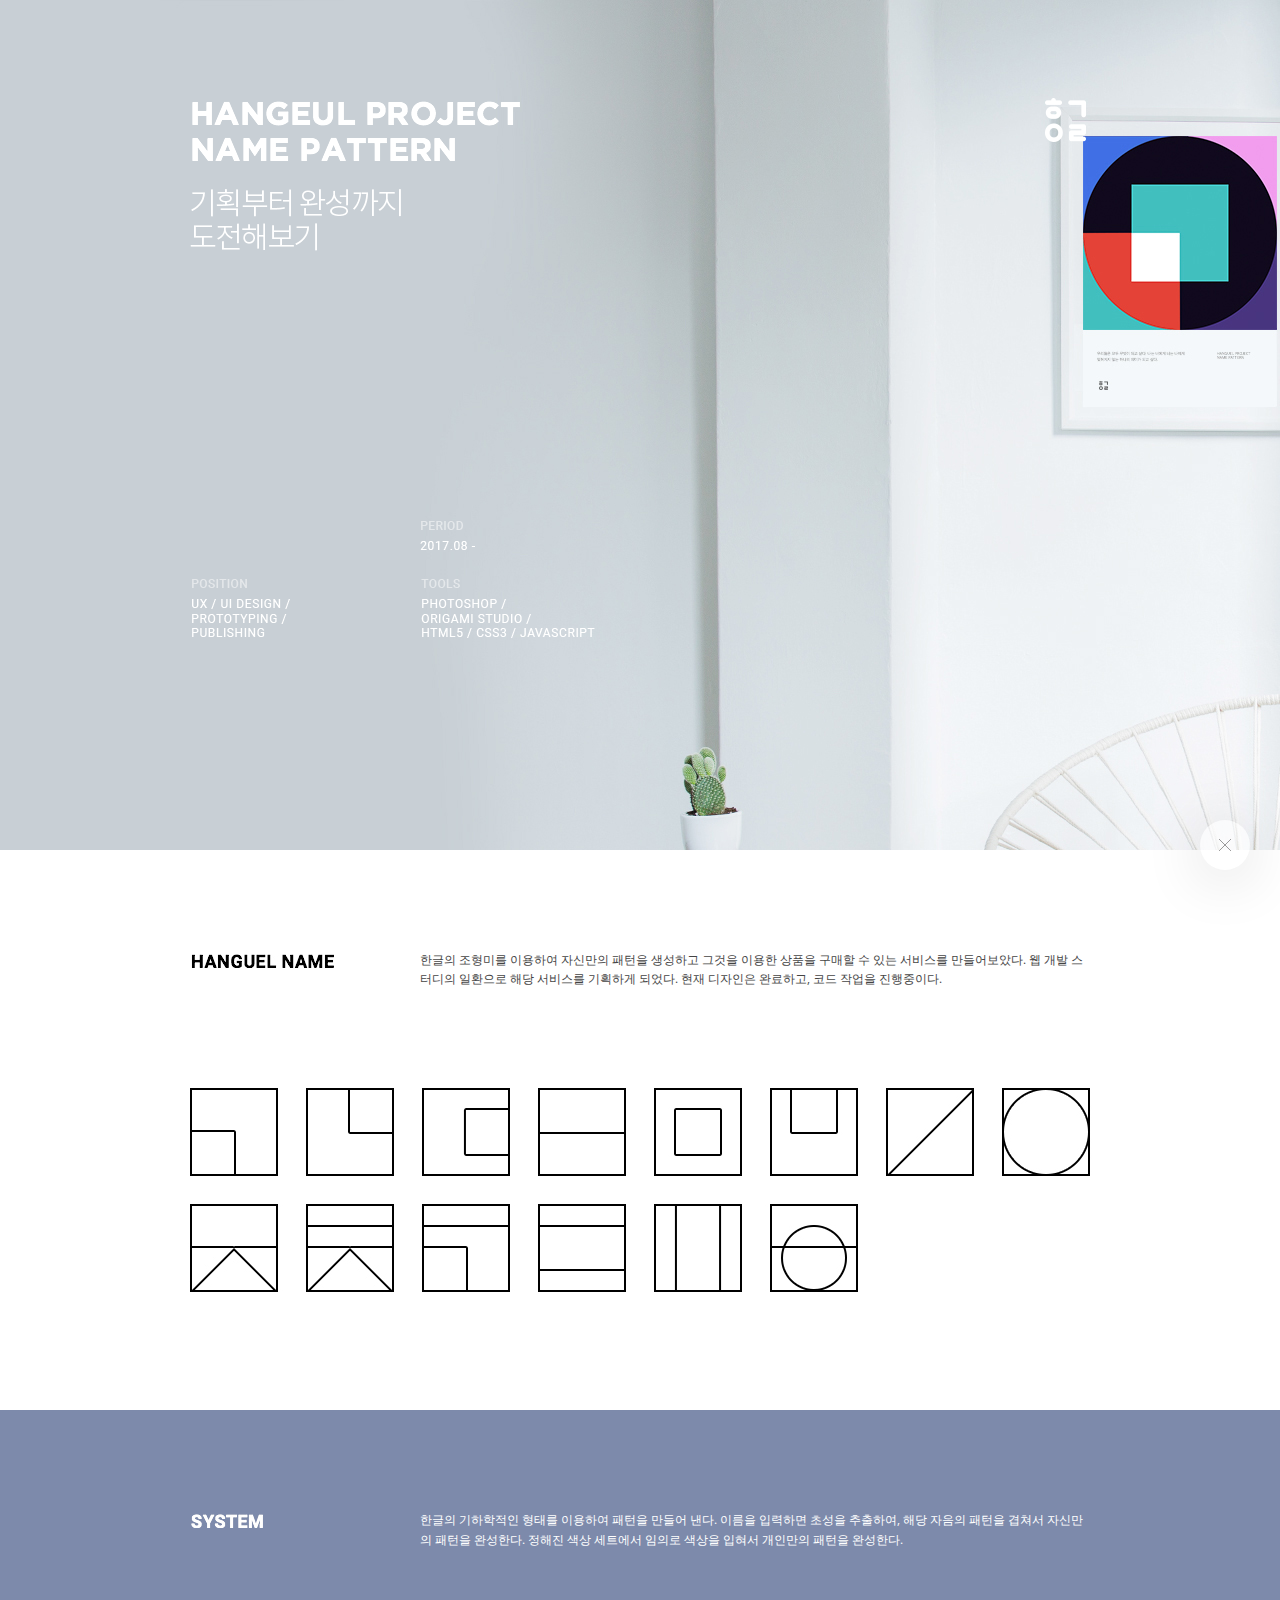
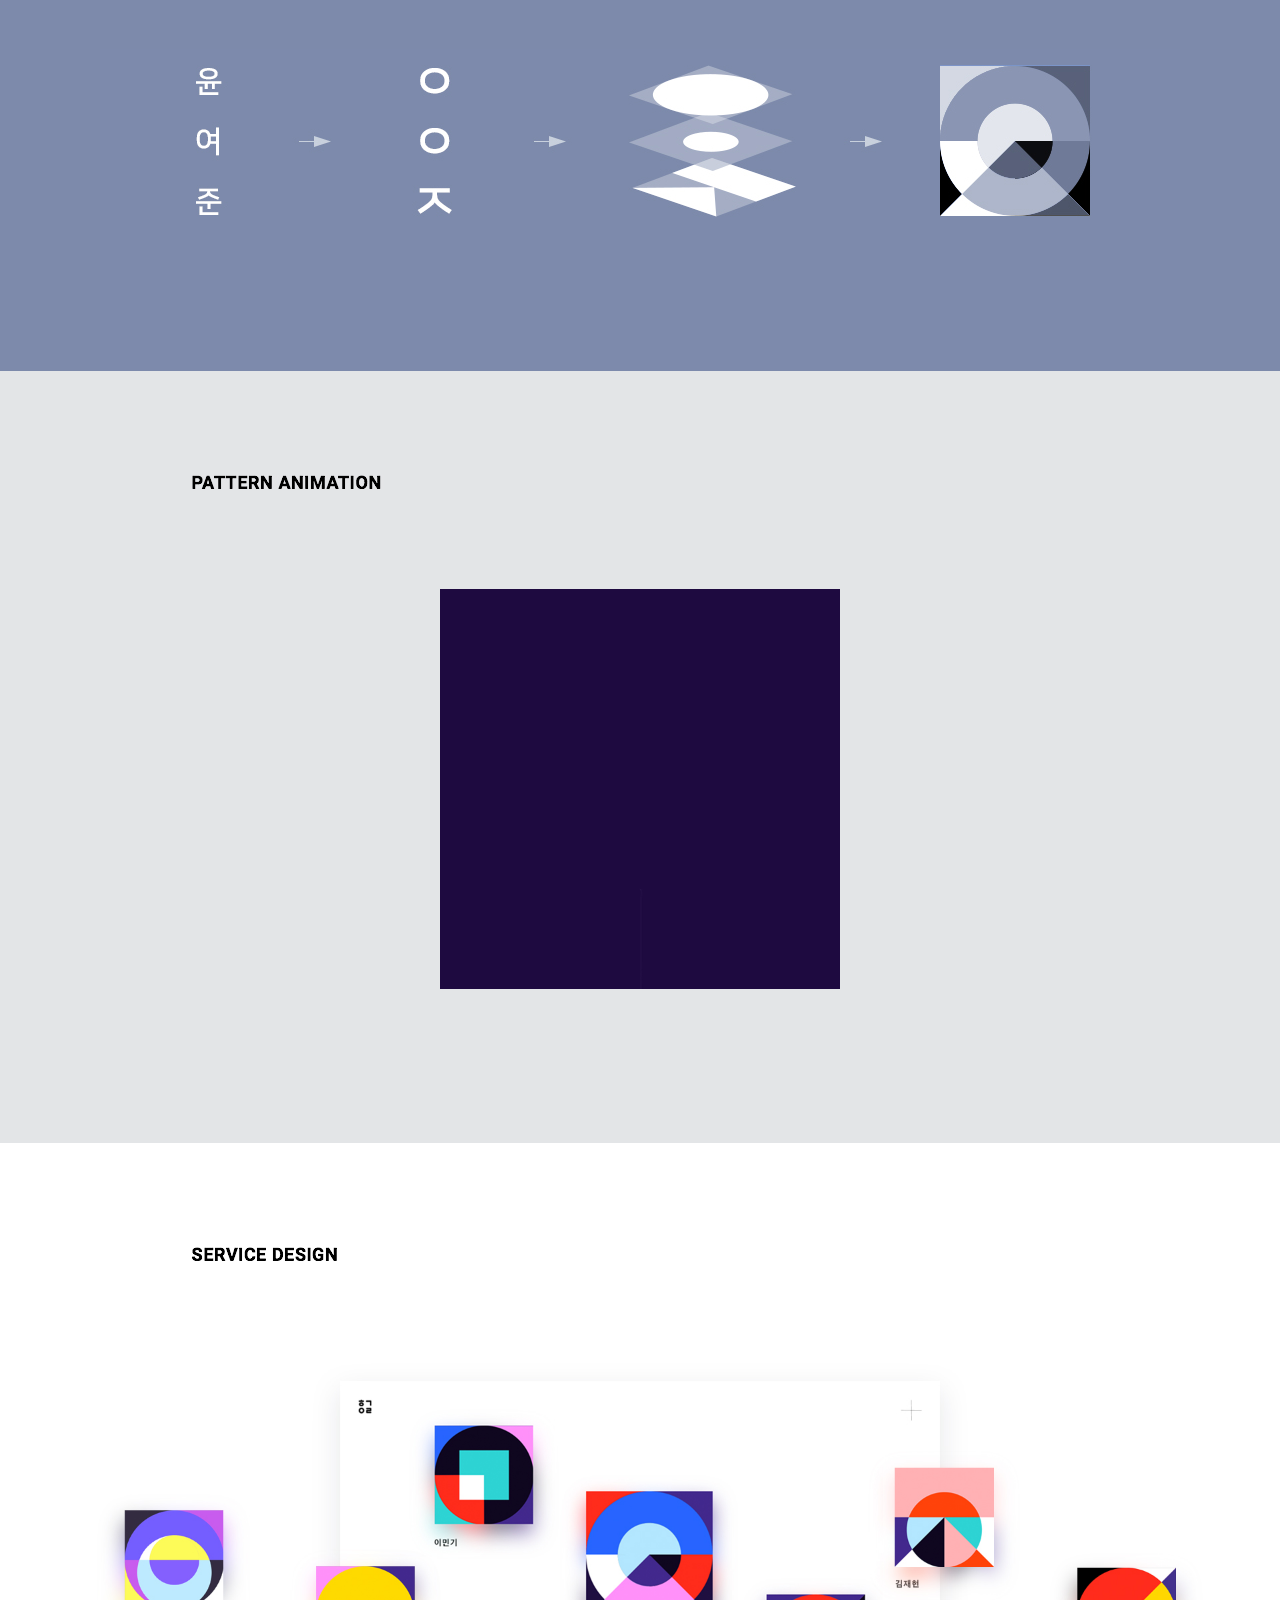
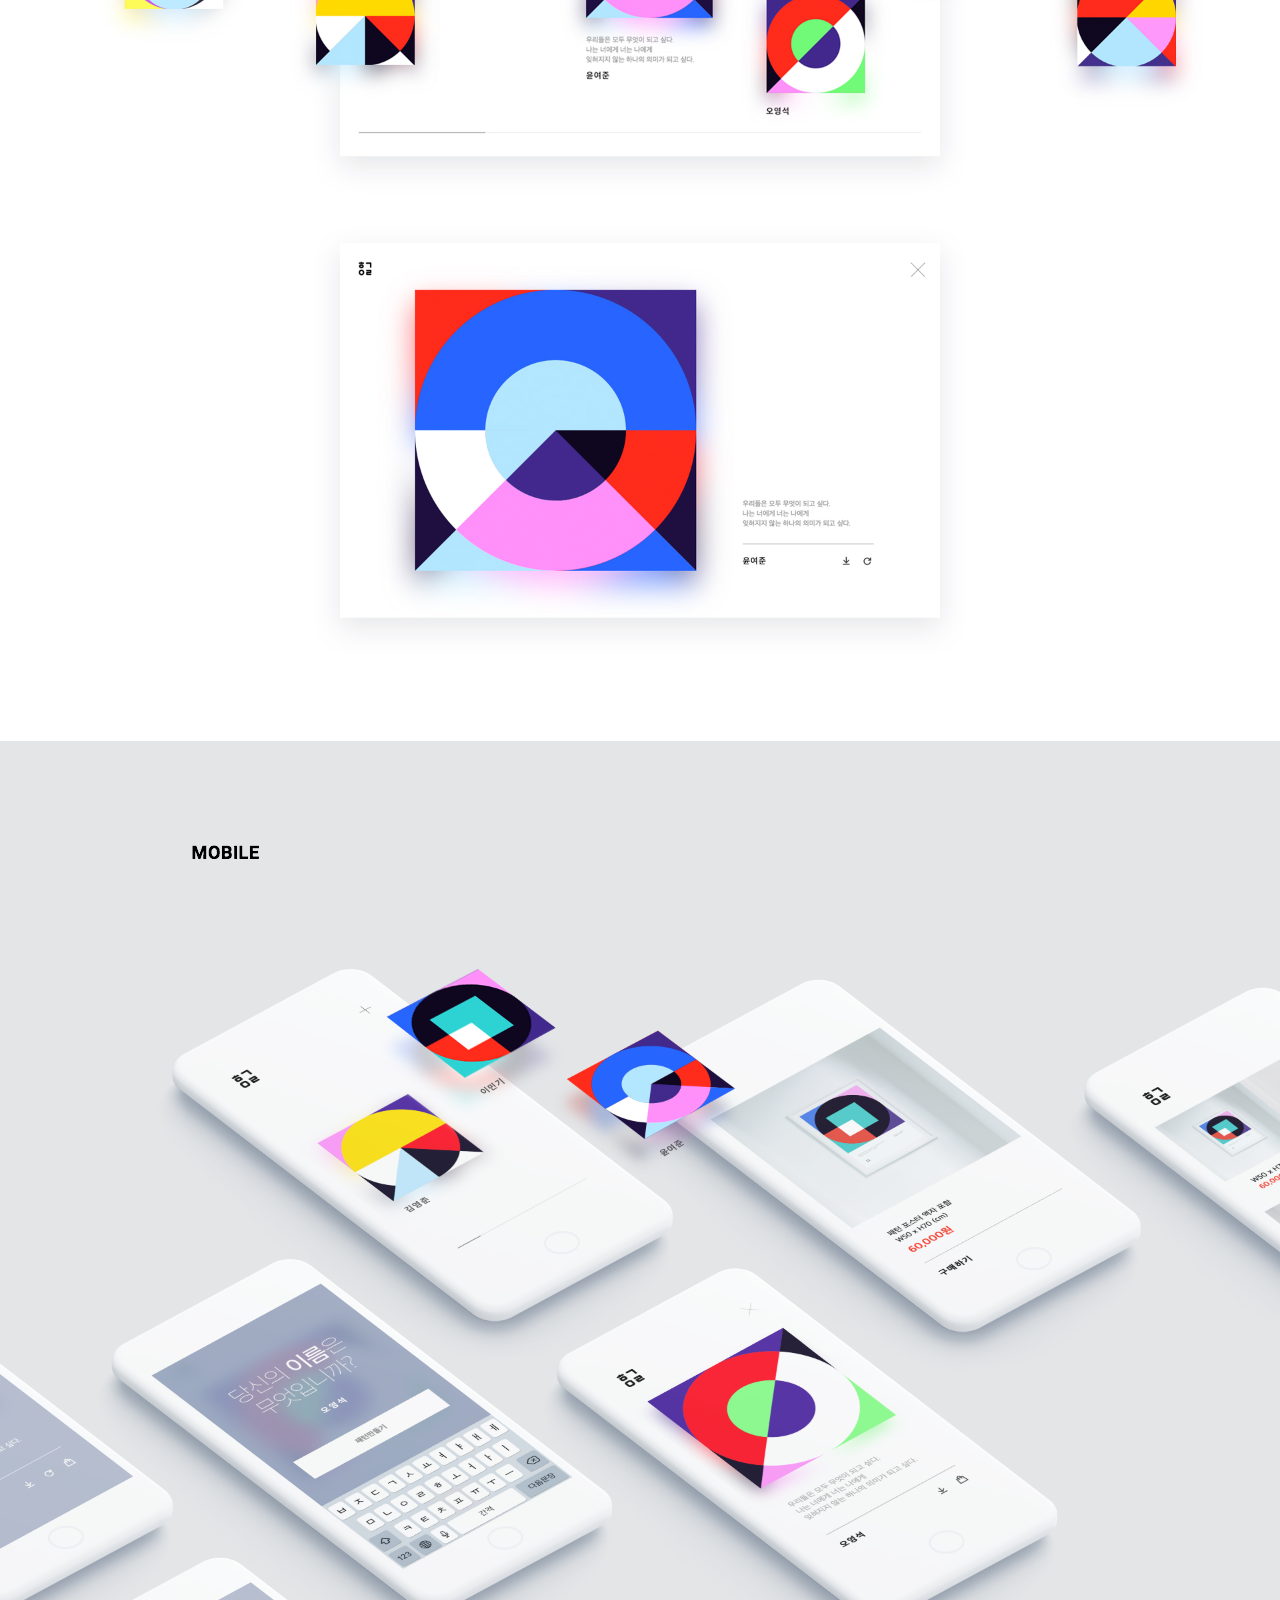
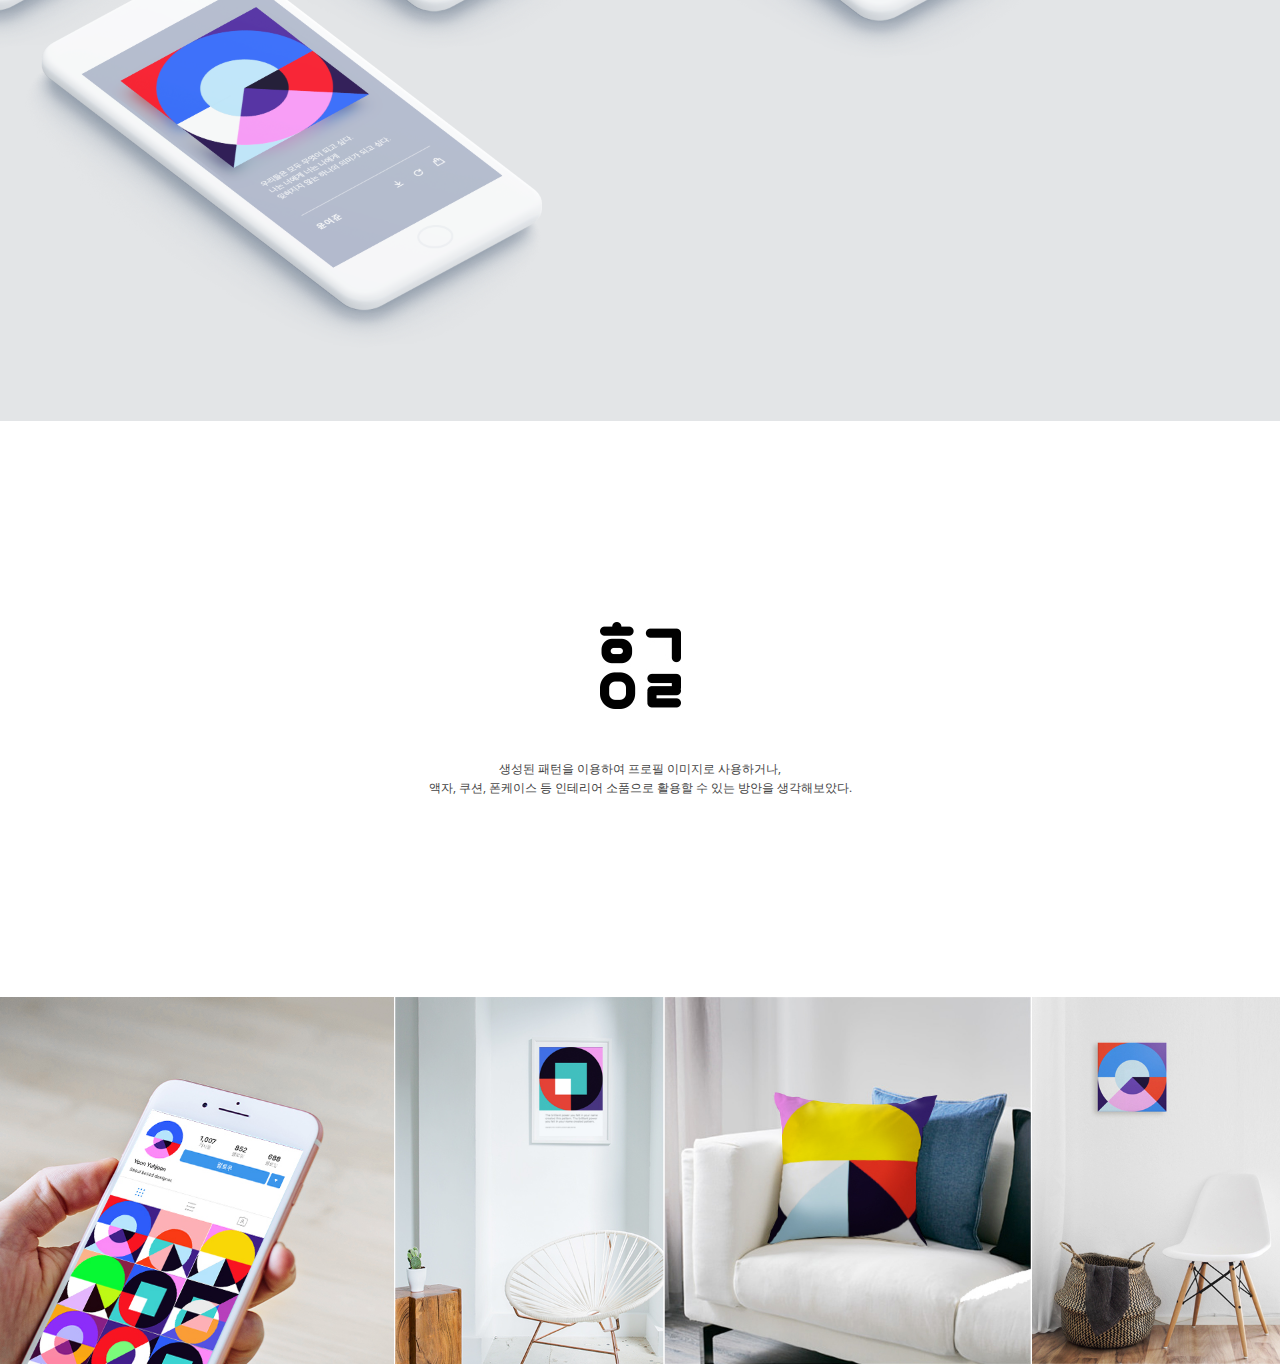
<file: 05_hanguel.html>
<!DOCTYPE html>
<html lang="en">
<head>
  <meta charset="UTF-8">
  <meta name="viewport" content="width=device-width, initial-scale=1.0">
  <link rel="stylesheet" href="port_hn_detail_style.css">
  <link href="https://fonts.googleapis.com/css?family=Open+Sans:300,400,800" rel="stylesheet">
  <link rel="shortcut icon" href="images/favi.ico" type="image/x-icon">
  <link rel="icon" href="images/favi.ico" type="image/x-icon">
  <title>YJ : Portfolio</title>
</head>
<body>
  <div class="header">
    <a href="" onClick="history.back(); return false;" class="close"><img src="images/close.png"></a>
  </div>

  <div class="main">
    <img class="parallax" src="images/hn/hn_main_bg.jpg" data-parallax='{"y": -80}'/>
    <div class="title-img" href=""><img src="images/hn/hn_title.png"></div>
  </div>
  <div class="graph">
    <div class="ss_01">
      <div class="tit">
        <span><img src="images/hn/hn_tit_01.jpg"></span>
        <em>한글의 조형미를 이용하여 자신만의 패턴을 생성하고 그것을 이용한 상품을 구매할 수 있는 서비스를 만들어보았다. 웹 개발 스터디의 일환으로 해당 서비스를 기획하게 되었다. 현재 디자인은 완료하고, 코드 작업을 진행중이다.</em>
      </div>
      <img src="images/hn/hn_01.jpg">
    </div>
  </div>

  <div class="dark">
    <div class="ss_02">
      <div class="tit">
        <span><img src="images/hn/hn_tit_02.jpg"></span>
        <em>한글의 기하학적인 형태를 이용하여 패턴을 만들어 낸다. 이름을 입력하면 초성을 추출하여, 해당 자음의 패턴을 겹쳐서 자신만의 패턴을 완성한다. 정해진 색상 세트에서 임의로 색상을 입혀서 개인만의 패턴을 완성한다.</em>
        </div>
        <img src="images/hn/hn_02.jpg">
      </div>
    </div>
  </div>

  <div class="grey">
    <div class="ss_03">
      <div class="tit">
        <span><img src="images/hn/hn_tit_03.jpg"></span>
      </div>
      <div class="gif">
        <video autoplay loop>
          <source src="images/hn/test.mp4" type="video/mp4">
        </video>
      </div>
    </div>
  </div>

  <div class="ss_04">
    <div class="tit">
      <span><img src="images/hn/hn_tit_04.jpg"></span>
    </div>
    <img class="bg" src="images/hn/hn_03.jpg">
    <img class="bg" src="images/hn/hn_04.jpg">
  </div>

  <div class="grey">
    <div class="ss_05">
      <div class="tit">
        <span><img src="images/hn/hn_tit_05.jpg"></span>
      </div>
      <img class="bg" src="images/hn/hn_05.png">
    </div>
  </div>


  <div class="ss_06">
    <div class="logo">
      <img  src="images/hn/hn_tit_06.jpg">
    </div>
      <em>생성된 패턴을 이용하여 프로필 이미지로 사용하거나,<br>액자, 쿠션, 폰케이스 등 인테리어 소품으로 활용할 수 있는 방안을 생각해보았다.</em>
    </div>
    <img class="bg" src="images/hn/hn_06.jpg">
  </div>

  <script src="js/jquery-2.1.3.min.js"></script>
	<script src="js/jquery.easing.1.3.js"></script>
	<script src="js/jquery.parallax-scroll.js"></script>
</body>
</file>
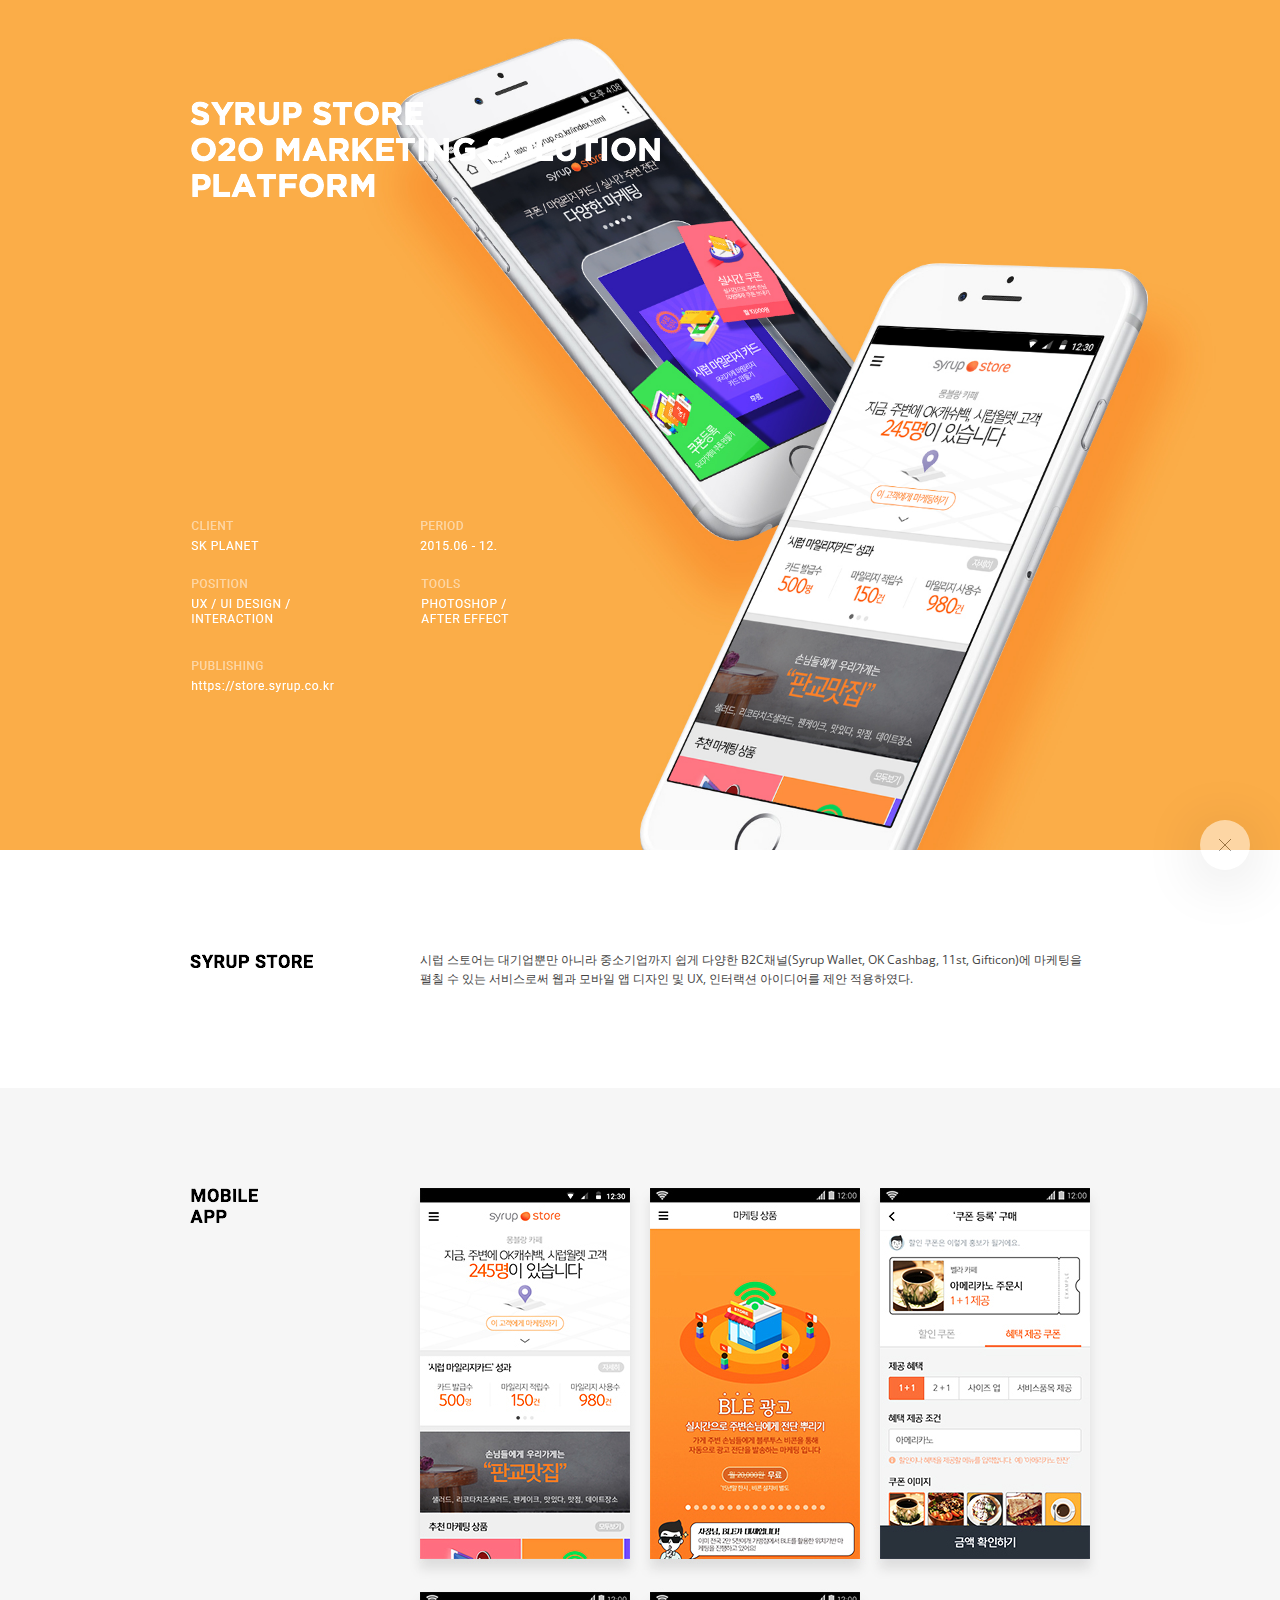
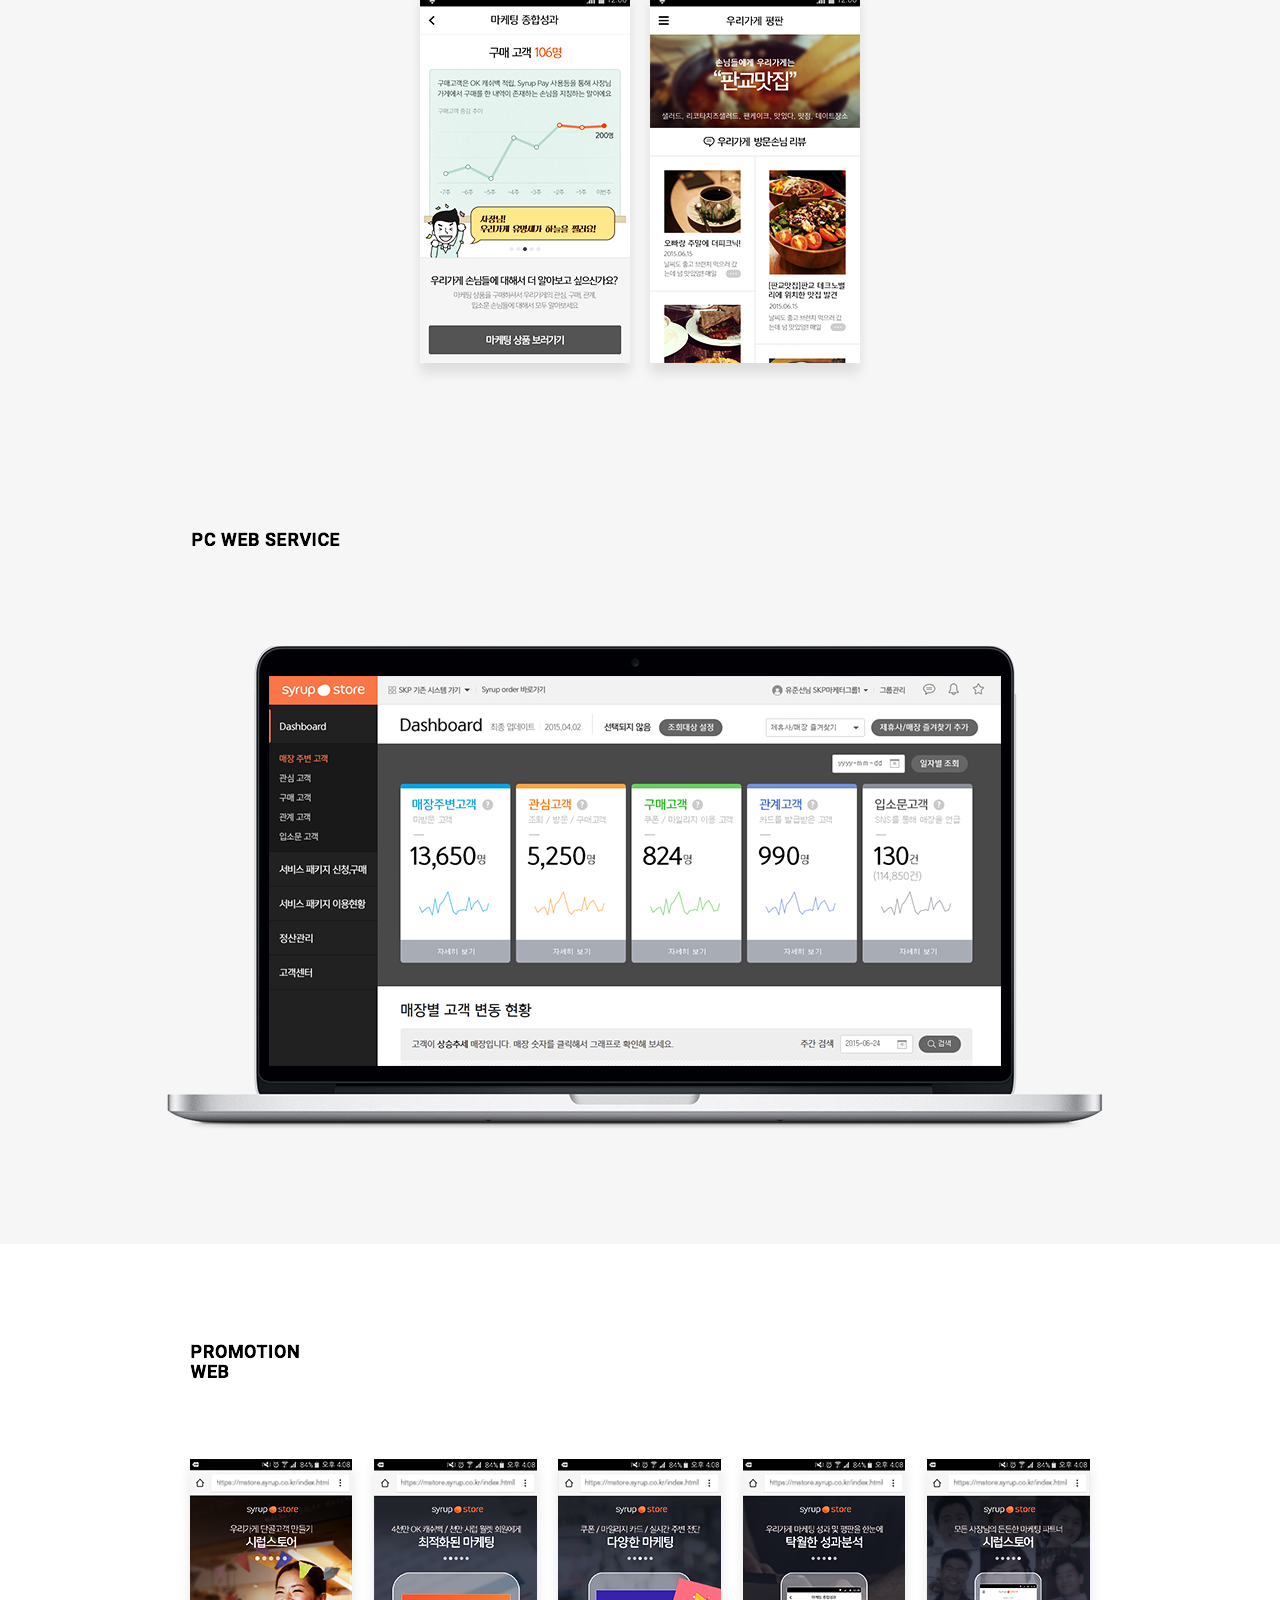
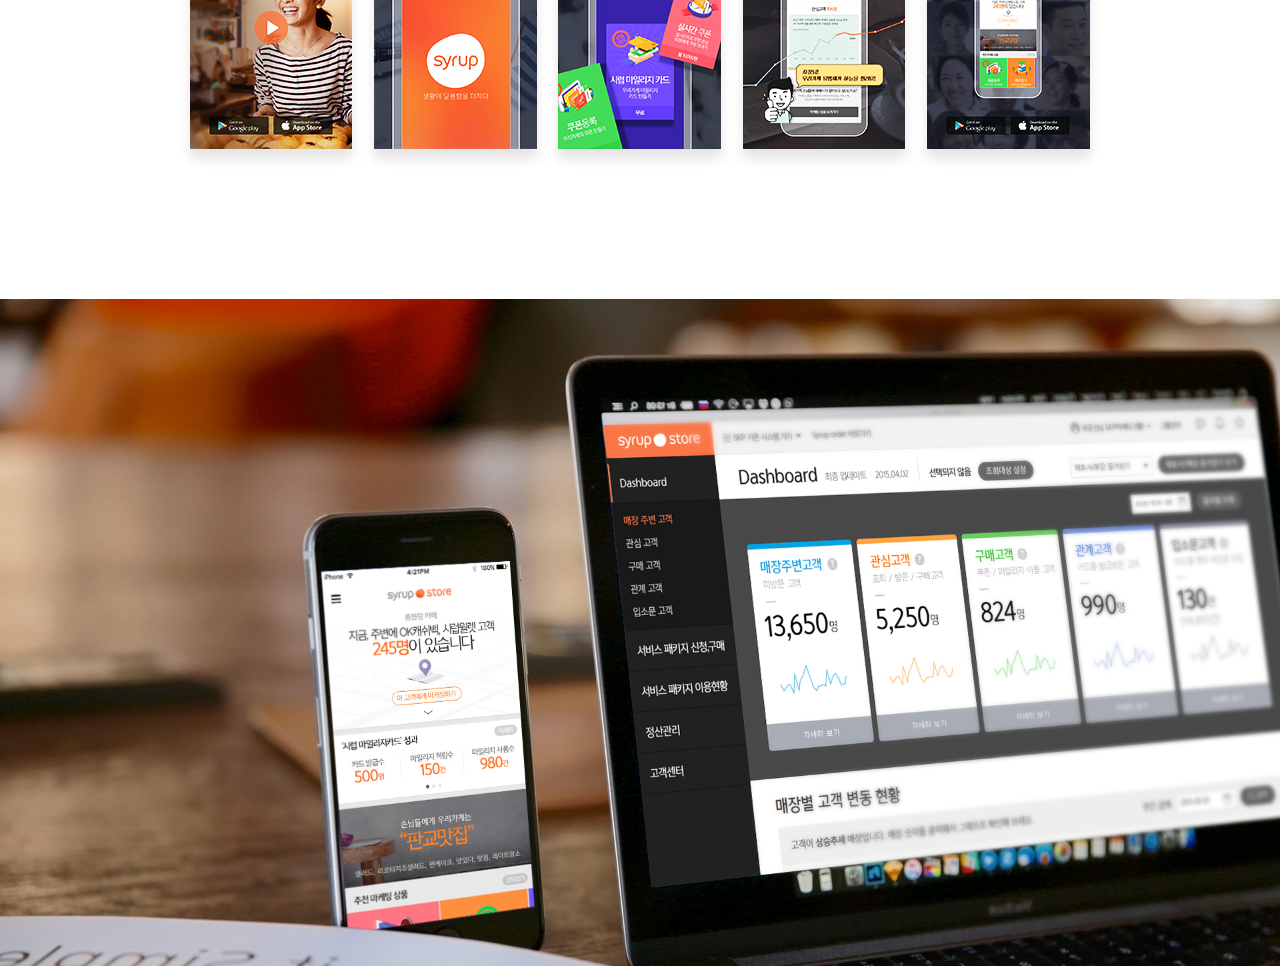
<file: 06_syrupstore.html>
<!DOCTYPE html>
<html lang="en">
<head>
  <meta charset="UTF-8">
  <meta name="viewport" content="width=device-width, initial-scale=1.0">
  <link rel="stylesheet" href="port_store_detail_style.css">
  <link href="https://fonts.googleapis.com/css?family=Open+Sans:300,400,800" rel="stylesheet">
  <link rel="shortcut icon" href="images/favi.ico" type="image/x-icon">
  <link rel="icon" href="images/favi.ico" type="image/x-icon">
  <title>YJ : Portfolio</title>
</head>
<body>
  <div class="header">
    <a href="" onClick="history.back(); return false;" class="close"><img src="images/close.png"></a>
  </div>

  <div class="main">
    <img class="parallax" src="images/store/store_main_bg.jpg" data-parallax='{"y": -80}'/>
    <a href="https://store.syrup.co.kr/index.html"><div class="title-img"><img src="images/store/store_title.png"></div></a>
  </div>

  <div class="ss_01">
    <div class="tit">
      <span><img src="images/store/store_tit_01.jpg"></span>
      <em>시럽 스토어는 대기업뿐만 아니라 중소기업까지 쉽게 다양한 B2C채널(Syrup Wallet, OK Cashbag, 11st, Gifticon)에 마케팅을 펼칠 수 있는 서비스로써 웹과 모바일 앱 디자인 및 UX, 인터랙션 아이디어를 제안 적용하였다.</em>
    </div>
  </div>

  <div class="grey">
    <div class="ss_02">
      <div class="tit">
        <span><img src="images/store/store_tit_02.jpg"></span>
        <div class="app">
          <img src="images/store/store_01.jpg">
        </div>
      </div>
      <div class="tit">
        <span><img src="images/store/store_tit_03.jpg"></span>
      </div>
      <img src="images/store/store_02.jpg">
    </div>
  </div>

  <div class="ss_03">
    <div class="tit">
      <span><img src="images/store/store_tit_04.jpg"></span>
    </div>
    <img src="images/store/store_03.jpg">
  </div>

  <div class="ss_04"><img src="images/store/store_04.jpg"></div>

  <script src="js/jquery-2.1.3.min.js"></script>
	<script src="js/jquery.easing.1.3.js"></script>
	<script src="js/jquery.parallax-scroll.js"></script>
</body>
</file>
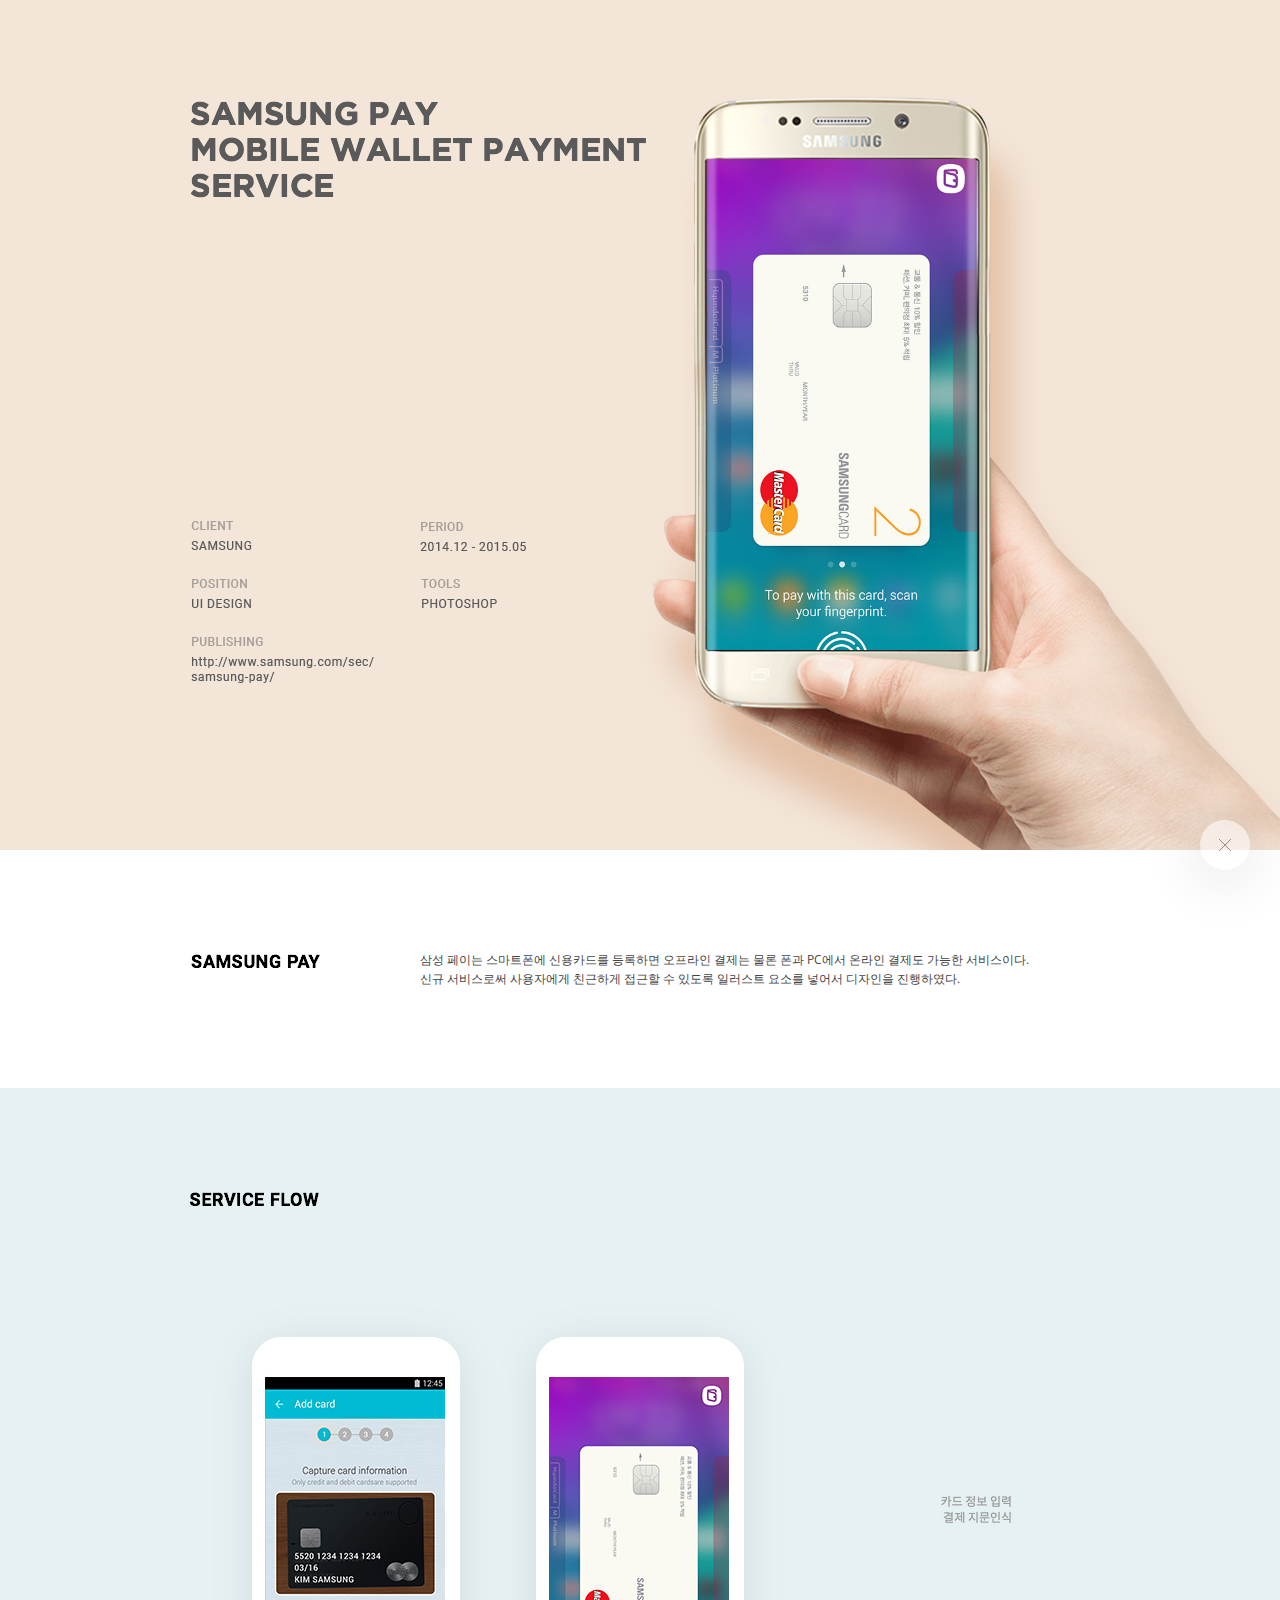
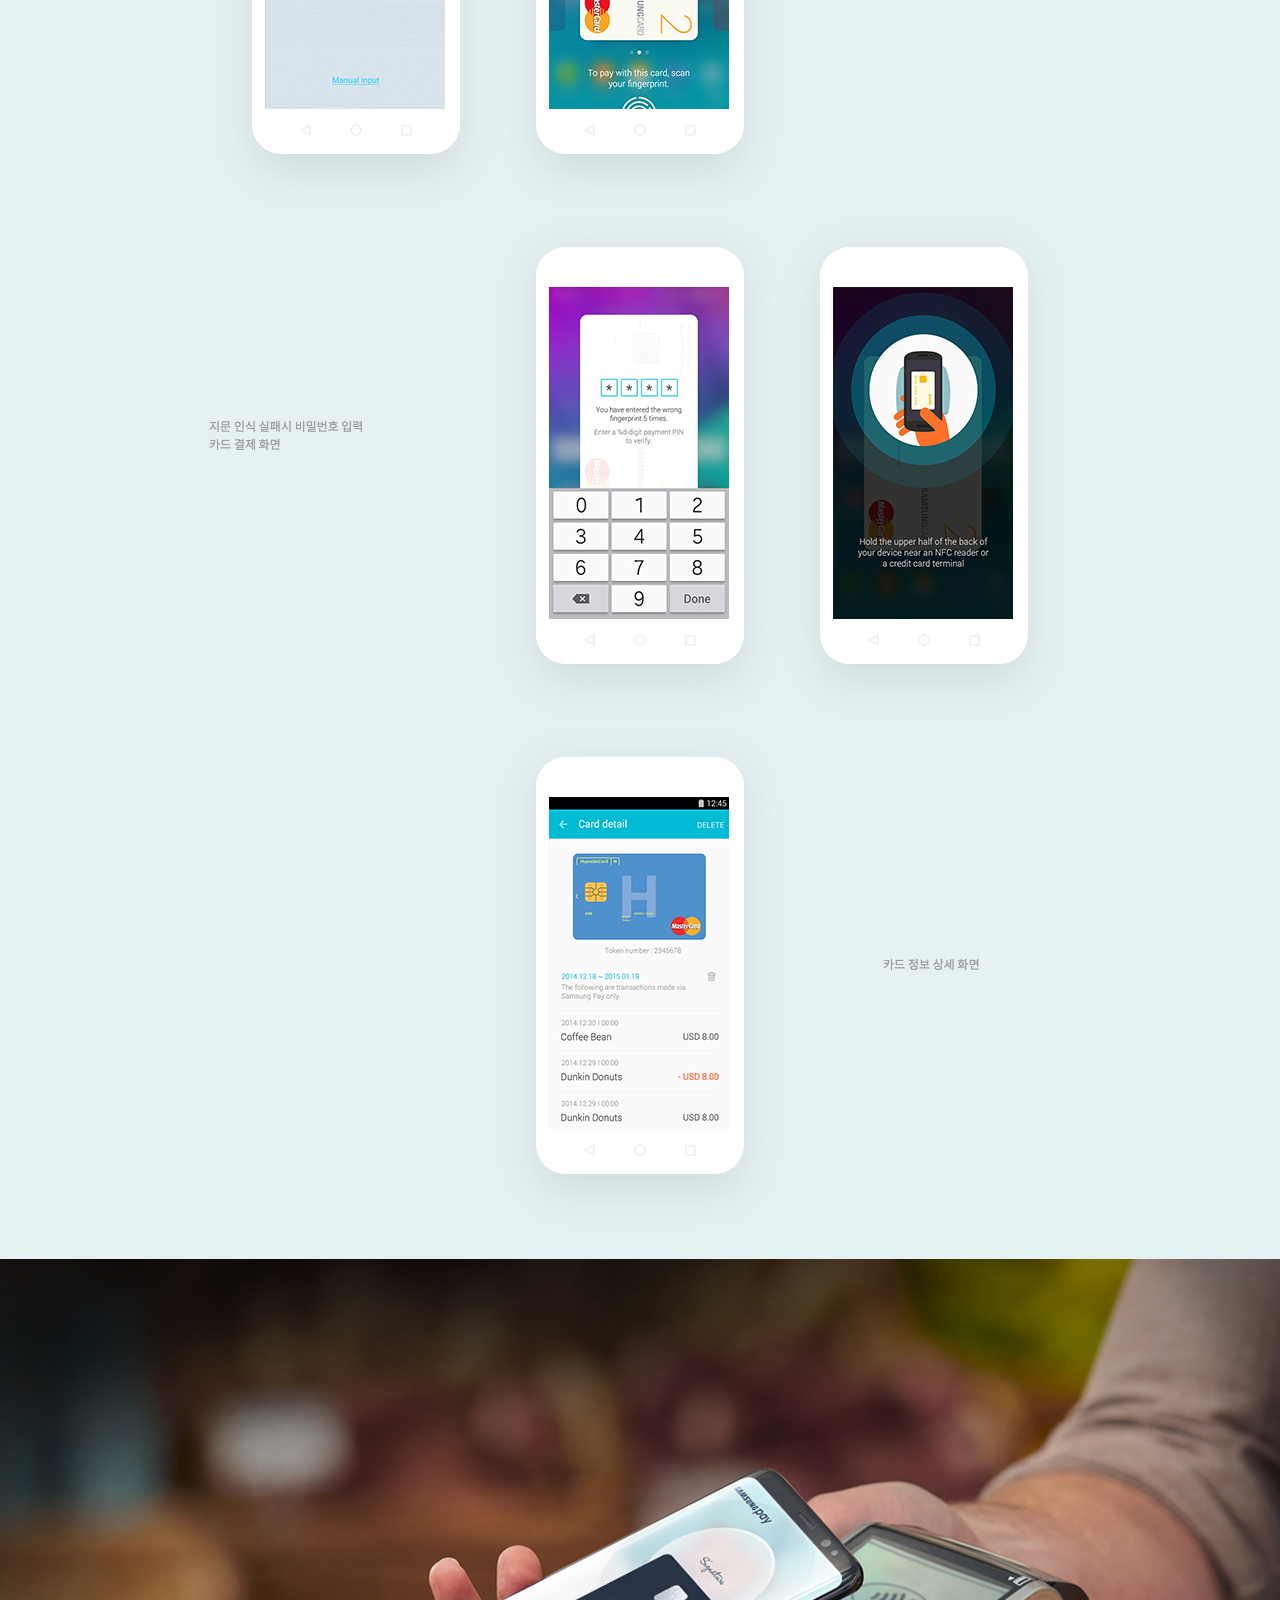
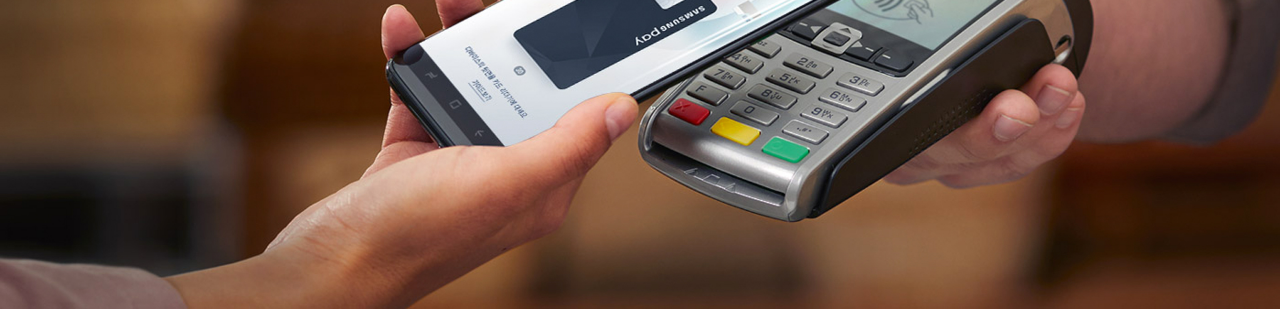
<file: 07_samsungpay.html>
<!DOCTYPE html>
<html lang="en">
<head>
  <meta charset="UTF-8">
  <meta name="viewport" content="width=device-width, initial-scale=1.0">
  <link rel="stylesheet" href="port_sp_detail_style.css">
  <link href="https://fonts.googleapis.com/css?family=Open+Sans:300,400,800" rel="stylesheet">
  <link rel="shortcut icon" href="images/favi.ico" type="image/x-icon">
  <link rel="icon" href="images/favi.ico" type="image/x-icon">
  <title>YJ : Portfolio</title>
</head>
<body>
  <div class="header">
    <a href="" onClick="history.back(); return false;" class="close"><img src="images/close.png"></a>
  </div>

  <div class="main">
    <img class="parallax" src="images/sp/sp_main_bg.jpg" data-parallax='{"y": -80}'/>
    <a href="http://www.samsung.com/sec/samsung-pay/"><div class="title-img" href=""><img src="images/sp/sp_title.png"></div></a>
  </div>

  <div class="tit">
    <span><img src="images/sp/sp_tit_01.jpg"></span>
    <em>삼성 페이는 스마트폰에 신용카드를 등록하면 오프라인 결제는 물론 폰과 PC에서 온라인 결제도 가능한 서비스이다.<br>신규 서비스로써 사용자에게 친근하게 접근할 수 있도록 일러스트 요소를 넣어서 디자인을 진행하였다.</em>
  </div>

  <div class="grey">
    <div class="ss_01">
      <div class="tit">
        <span><img src="images/sp/sp_tit_02.jpg"></span>
      </div>
      <img class="parallax" src="images/sp/sp_02_01.jpg"data-parallax='{"y": -100}'/>
      <img class="parallax" src="images/sp/sp_02_02.jpg"data-parallax='{"y": -100}'/>
      <img class="parallax" src="images/sp/sp_02_03.jpg"data-parallax='{"y": -100}'/>
    </div>
  </div>

  <div class="ss_02"><img src="images/sp/sp_02.jpg"></div>


  <script src="js/jquery-2.1.3.min.js"></script>
	<script src="js/jquery.easing.1.3.js"></script>
	<script src="js/jquery.parallax-scroll.js"></script>
</body>
</file>
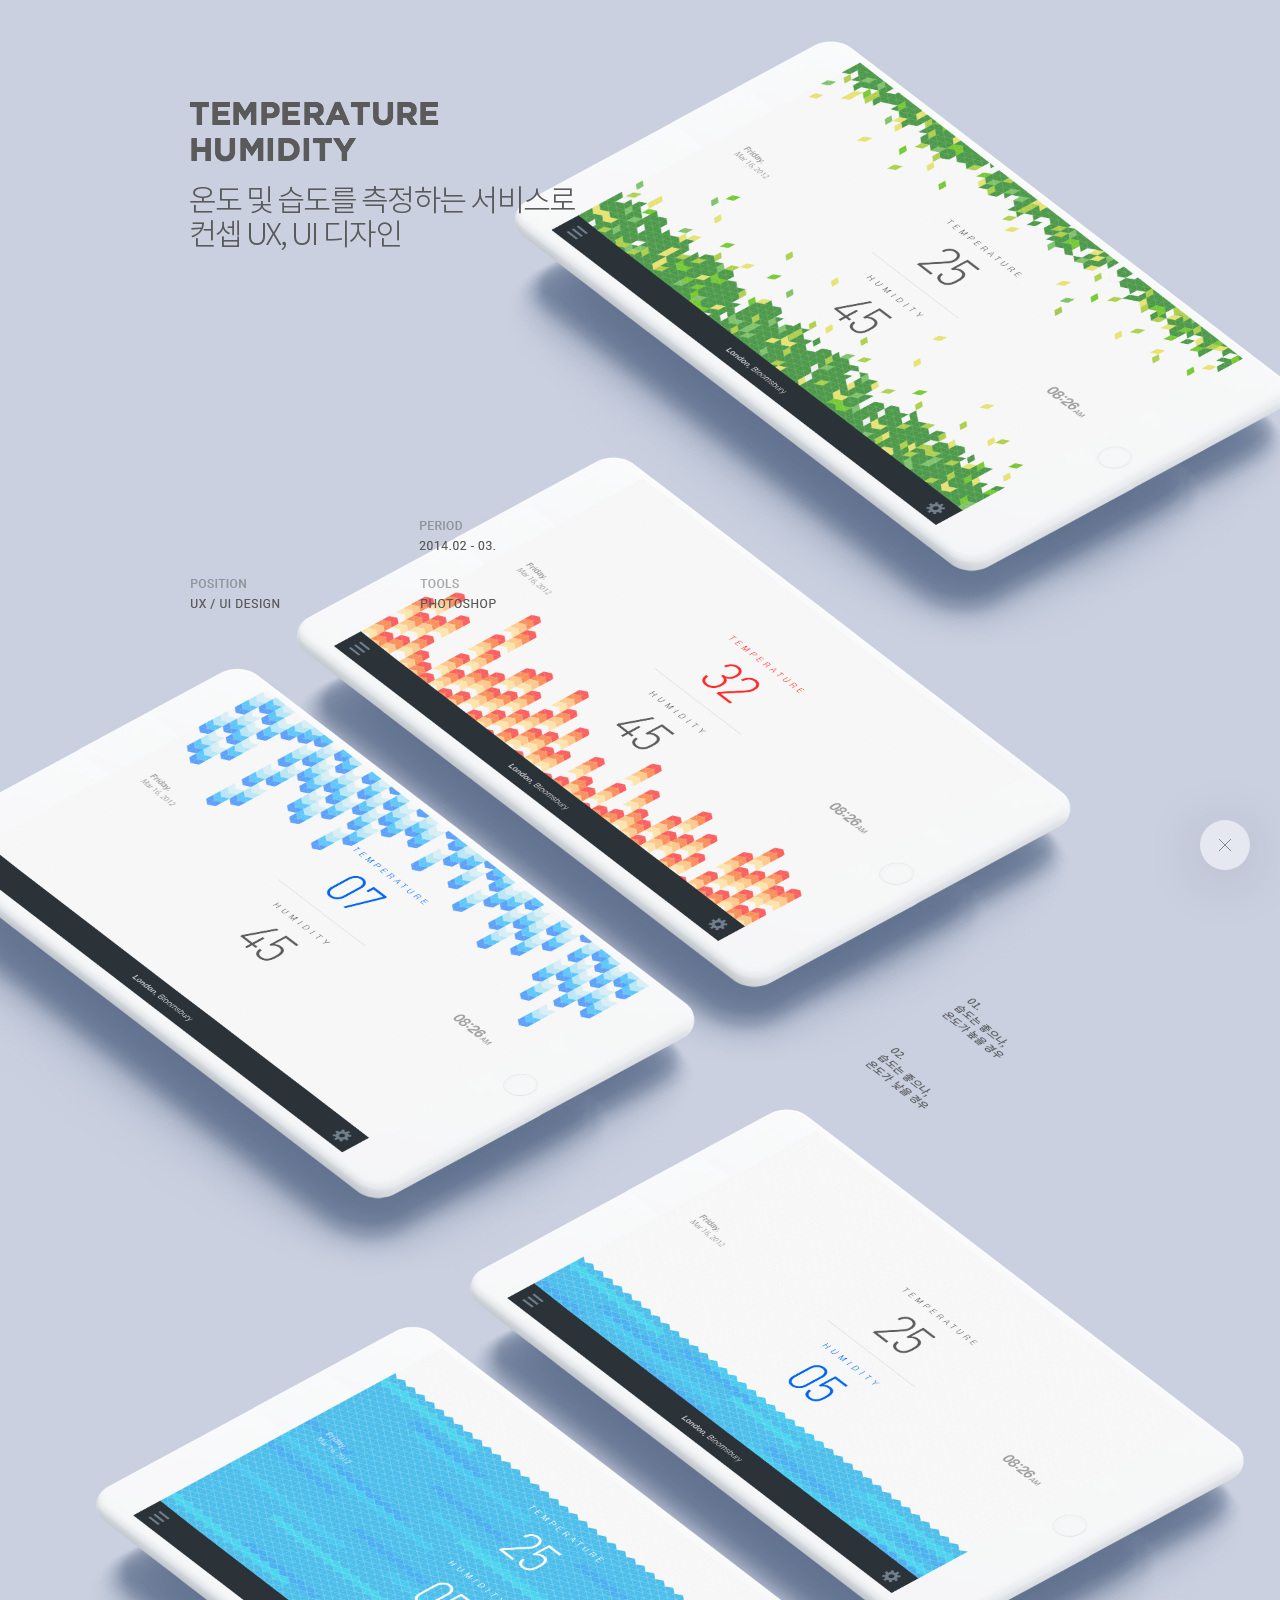
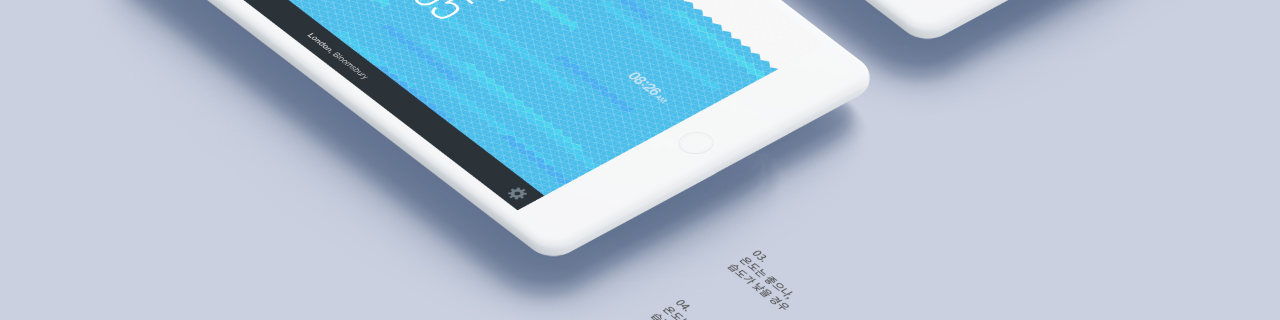
<file: 08_temphumi.html>
<!DOCTYPE html>
<html lang="en">
<head>
  <meta charset="UTF-8">
  <meta name="viewport" content="width=device-width, initial-scale=1.0">
  <link rel="stylesheet" href="port_th_detail_style.css">
  <link href="https://fonts.googleapis.com/css?family=Open+Sans:300,400,800" rel="stylesheet">
  <link rel="shortcut icon" href="images/favi.ico" type="image/x-icon">
  <link rel="icon" href="images/favi.ico" type="image/x-icon">
  <title>YJ : Portfolio</title>
</head>
<body>
  <div class="header">
    <a href="" onClick="history.back(); return false;" class="close"><img src="images/close.png"></a>
  </div>

  <div class="main">
    <img class="parallax" src="images/th/th_01.jpg" data-parallax='{"y": -200}'/>
    <div class="title-img" href=""><img src="images/th/th_title.png"></div>
  </div>


  <script src="js/jquery-2.1.3.min.js"></script>
	<script src="js/jquery.easing.1.3.js"></script>
	<script src="js/jquery.parallax-scroll.js"></script>
</body>
</file>
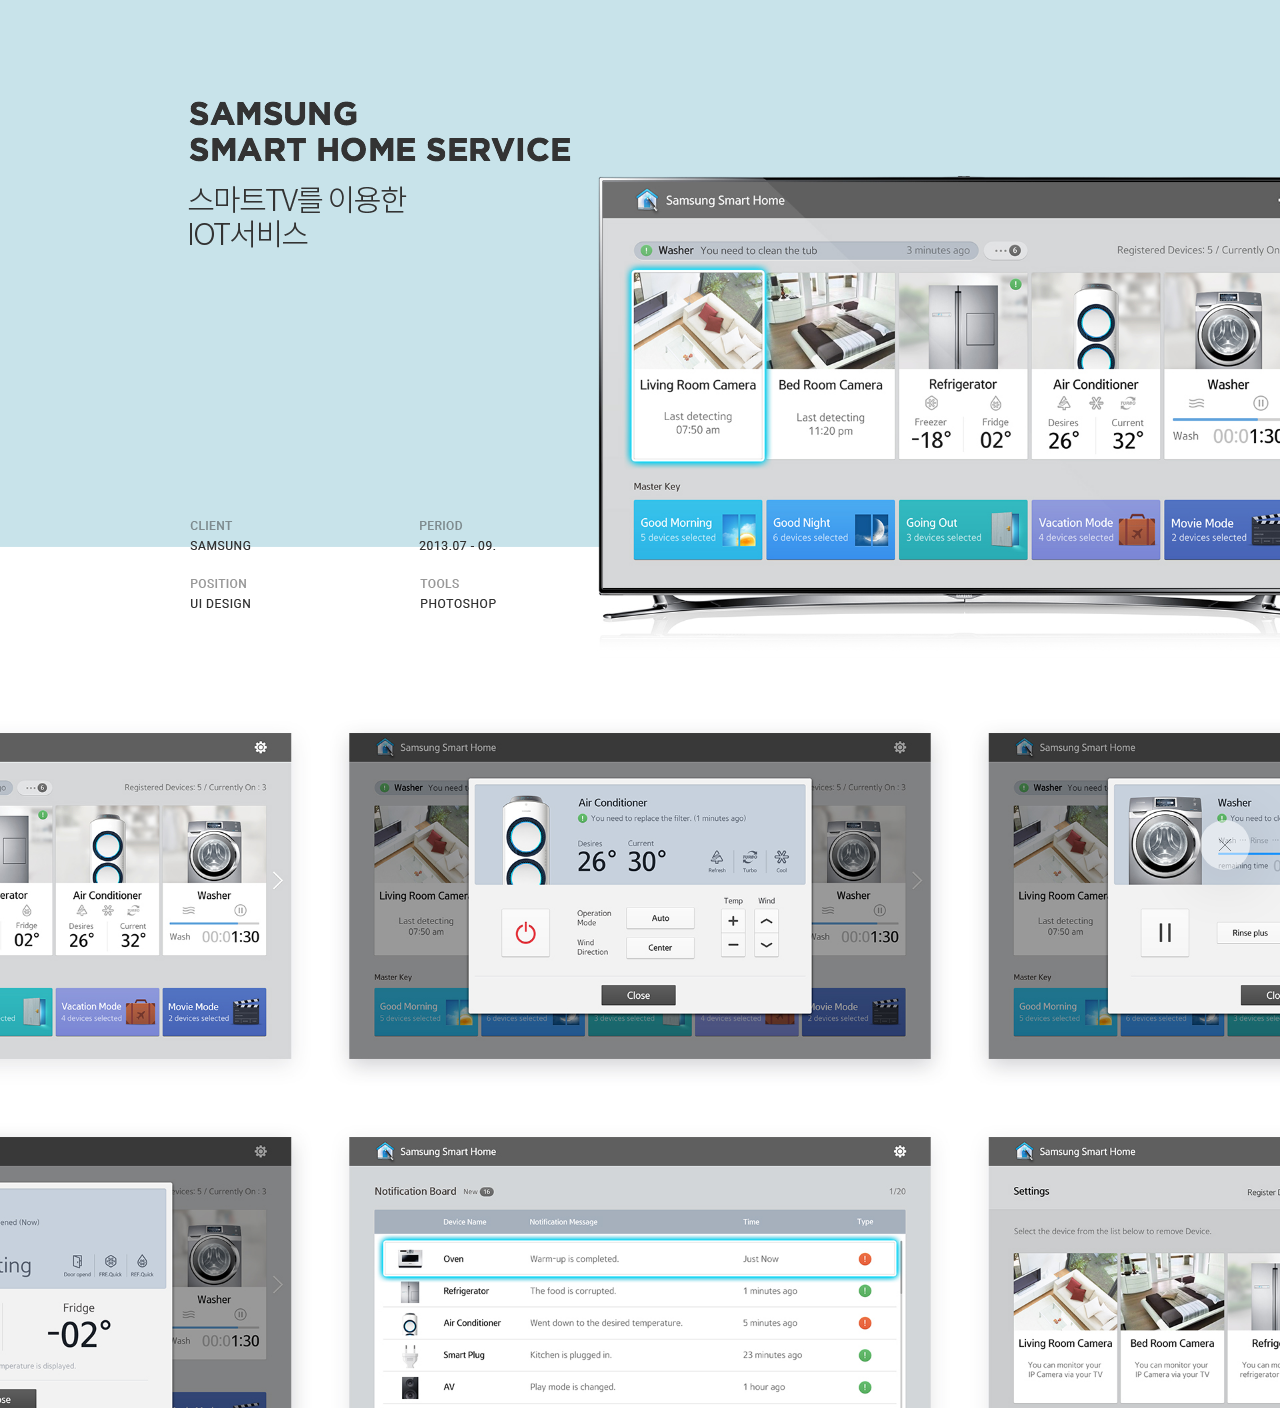
<file: 09_home.html>
<!DOCTYPE html>
<html lang="en">
<head>
  <meta charset="UTF-8">
  <meta name="viewport" content="width=device-width, initial-scale=1.0">
  <link rel="stylesheet" href="port_home_detail_style.css">
  <link href="https://fonts.googleapis.com/css?family=Open+Sans:300,400,800" rel="stylesheet">
  <link rel="shortcut icon" href="images/favi.ico" type="image/x-icon">
  <link rel="icon" href="images/favi.ico" type="image/x-icon">
  <title>YJ : Portfolio</title>
</head>
<body>
  <div class="header">
    <a href="" onClick="history.back(); return false;" class="close"><img src="images/close.png"></a>
  </div>

  <div class="main">
    <img class="parallax" src="images/home/home_01.jpg" data-parallax='{"y": -200}'/>
    <div class="title-img" href=""><img src="images/home/home_title.png"></div>
  </div>


  <script src="js/jquery-2.1.3.min.js"></script>
	<script src="js/jquery.easing.1.3.js"></script>
	<script src="js/jquery.parallax-scroll.js"></script>
</body>
</file>
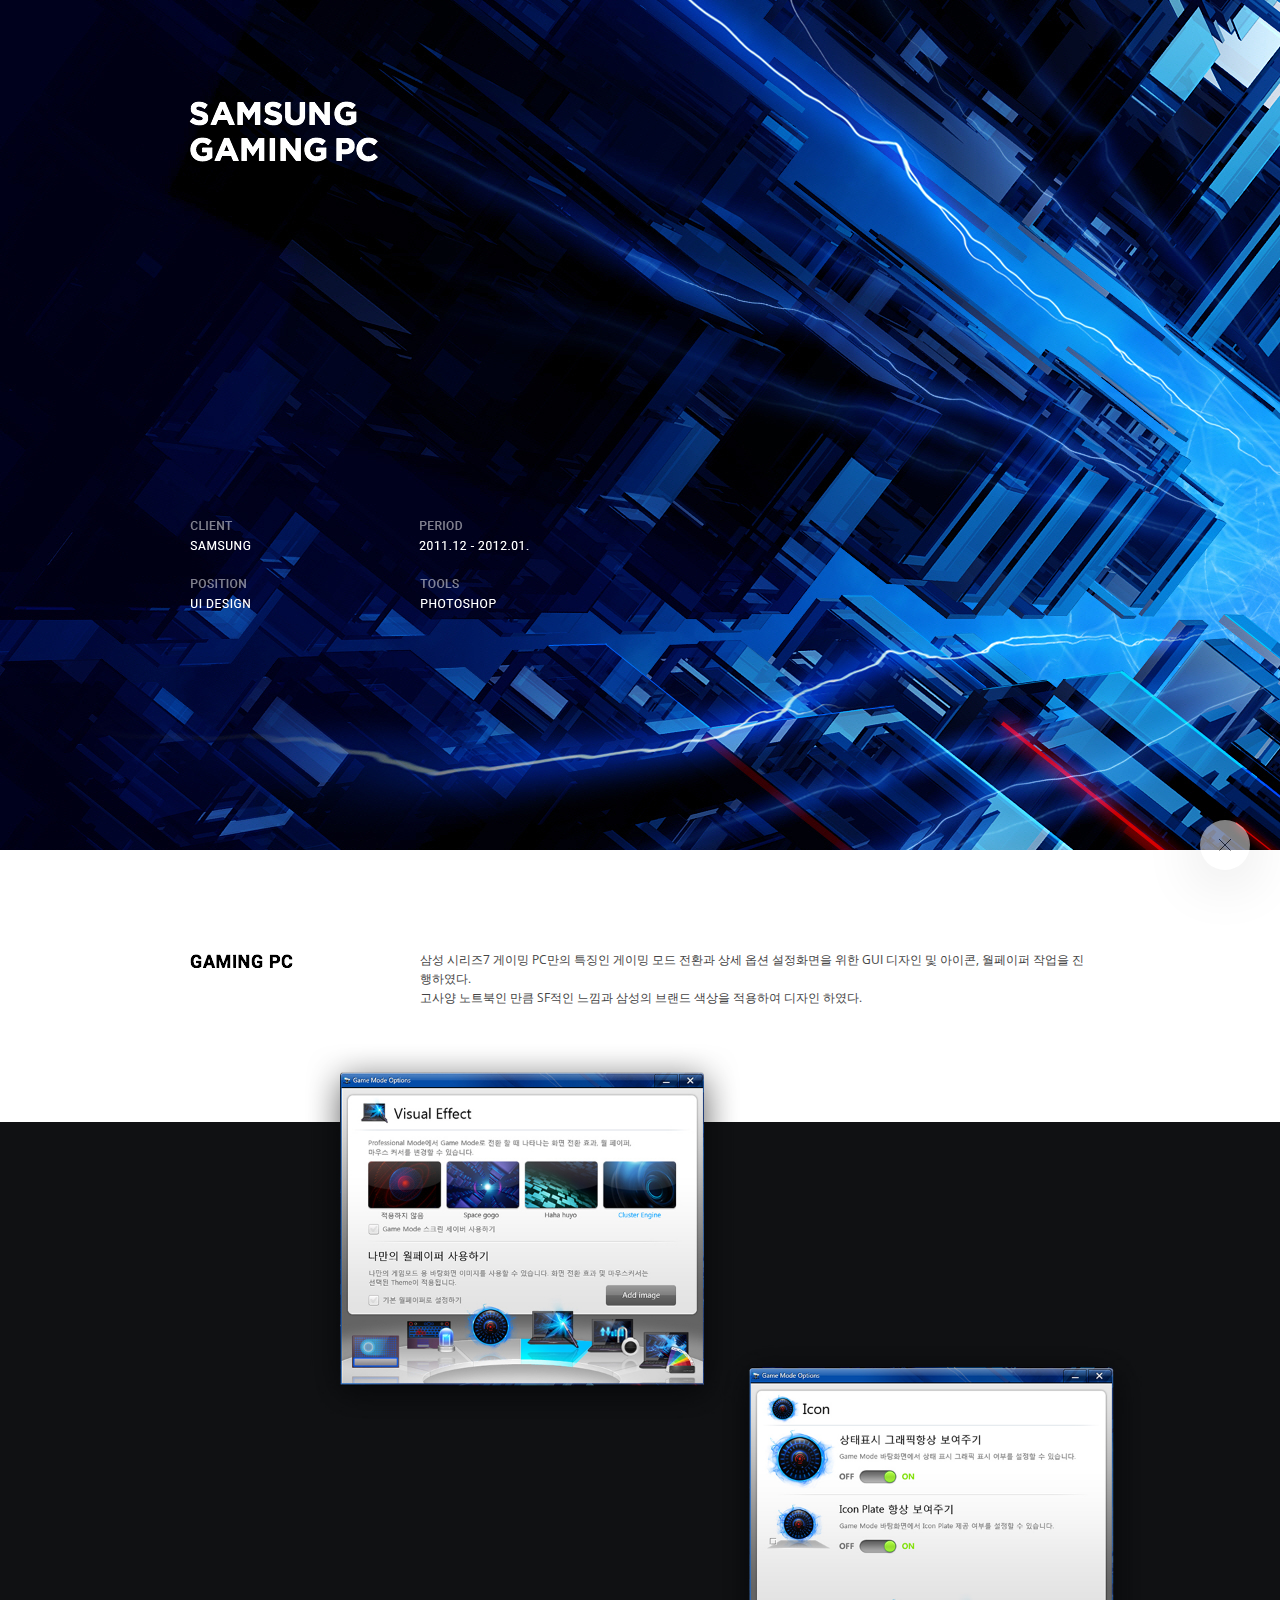
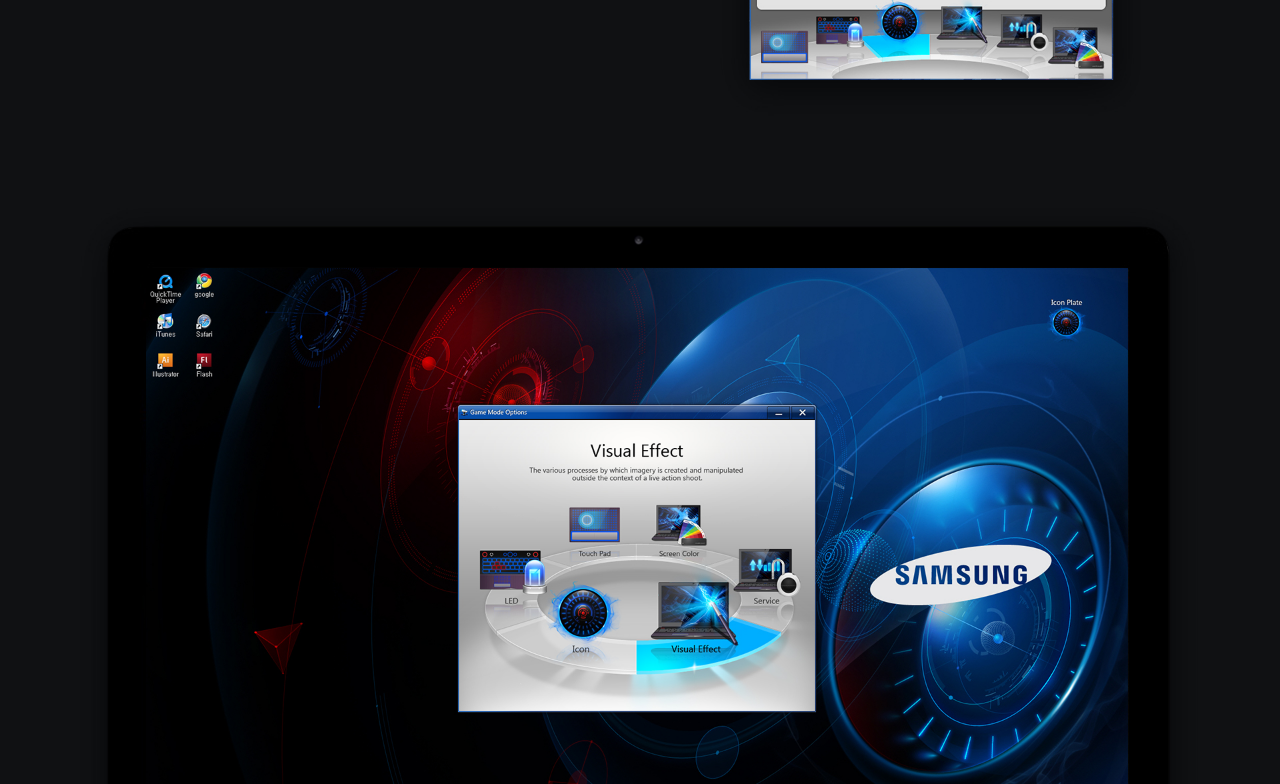
<file: 10_gaming.html>
<!DOCTYPE html>
<html lang="en">
<head>
  <meta charset="UTF-8">
  <meta name="viewport" content="width=device-width, initial-scale=1.0">
  <link rel="stylesheet" href="port_gaming_detail_style.css">
  <link href="https://fonts.googleapis.com/css?family=Open+Sans:300,400,800" rel="stylesheet">
  <link rel="shortcut icon" href="images/favi.ico" type="image/x-icon">
  <link rel="icon" href="images/favi.ico" type="image/x-icon">
  <title>YJ : Portfolio</title>
</head>
<body>
  <div class="header">
    <a href="" onClick="history.back(); return false;" class="close"><img src="images/close.png"></a>
  </div>

  <div class="main">
    <img class="parallax" src="images/gaming/gaming_01.jpg" data-parallax='{"y": -200}'/>
    <div class="title-img" href=""><img src="images/gaming/gaming_title.png"></div>
  </div>

  <div class="ss_01">
    <div class="tit">
      <span><img src="images/gaming/gaming_tit_01.jpg"></span>
      <em>삼성 시리즈7 게이밍 PC만의 특징인 게이밍 모드 전환과 상세 옵션 설정화면을 위한 GUI 디자인 및 아이콘, 월페이퍼 작업을 진행하였다.<br>고사양 노트북인 만큼 SF적인 느낌과 삼성의 브랜드 색상을 적용하여 디자인 하였다.</em>
    </div>
  </div>
  <div class="ss_02"><img src="images/gaming/gaming_02.jpg"></div>

  <script src="js/jquery-2.1.3.min.js"></script>
	<script src="js/jquery.easing.1.3.js"></script>
	<script src="js/jquery.parallax-scroll.js"></script>
</body>
</file>
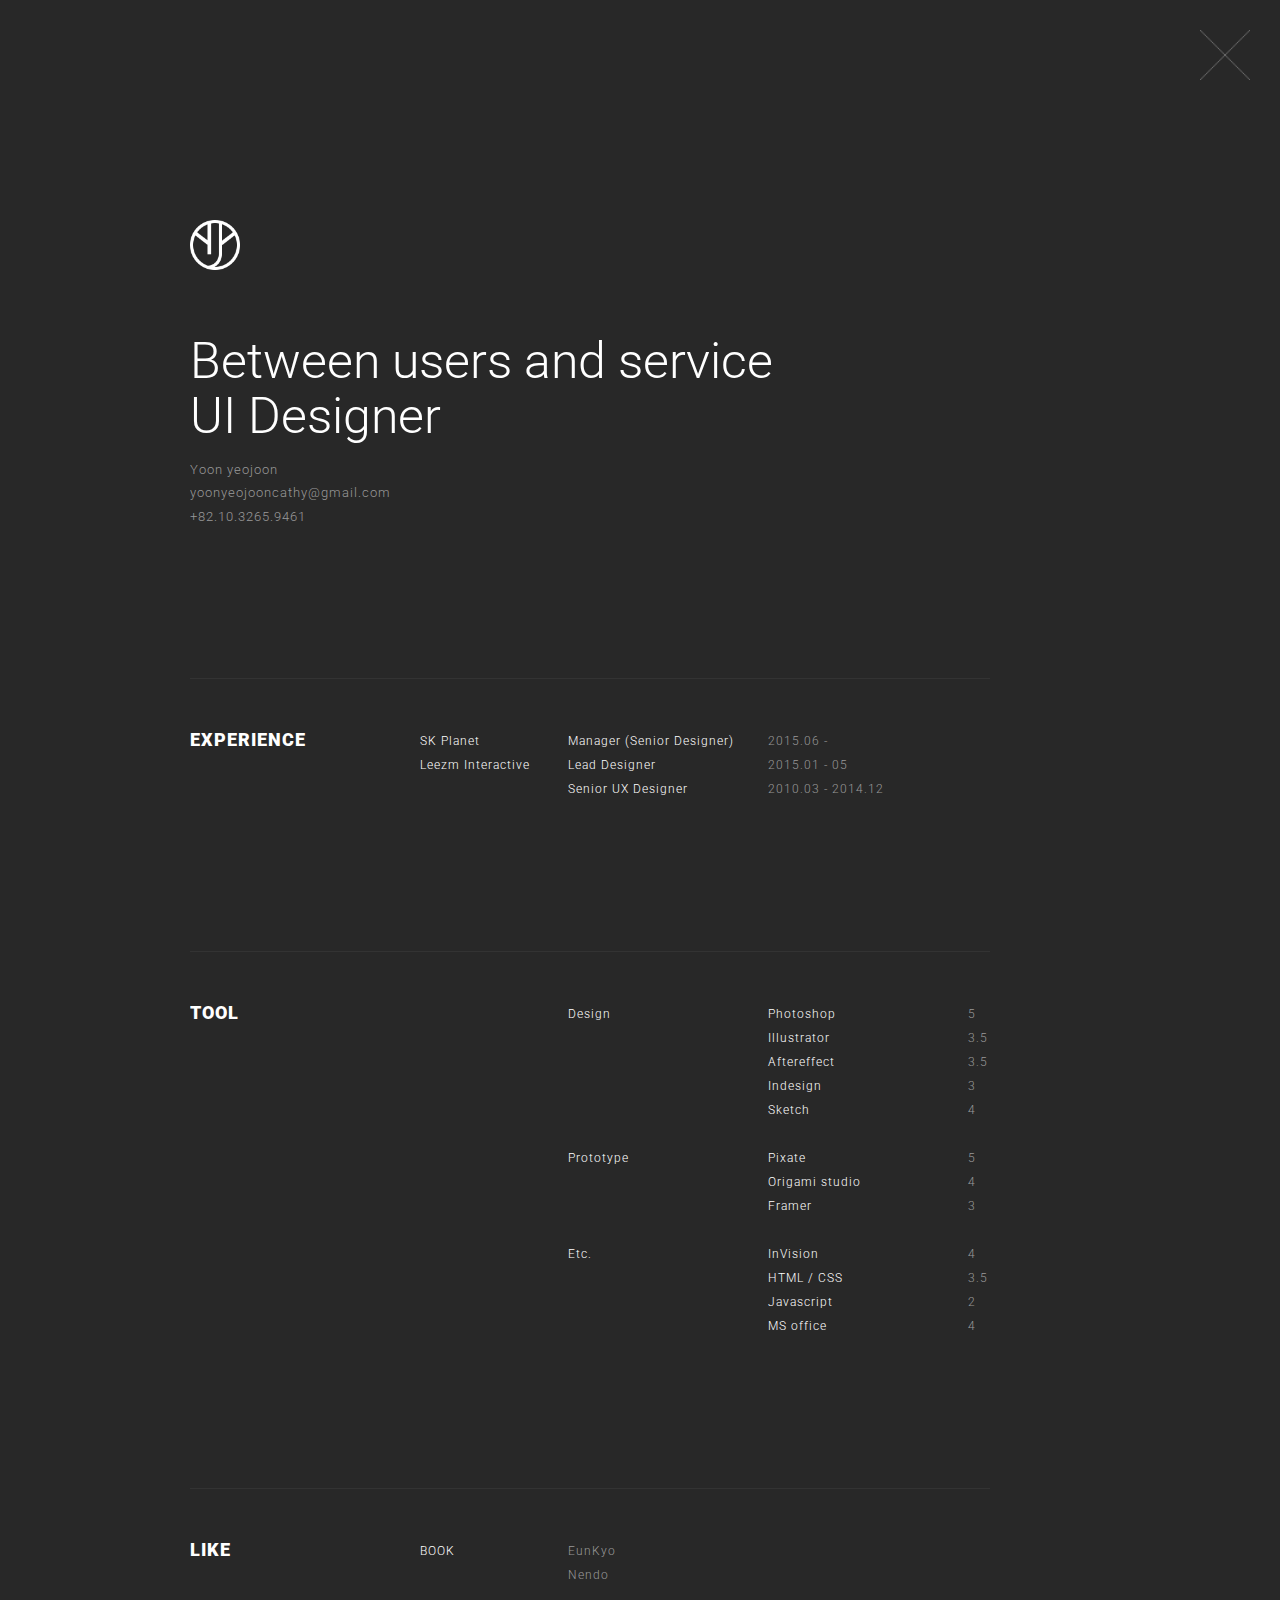
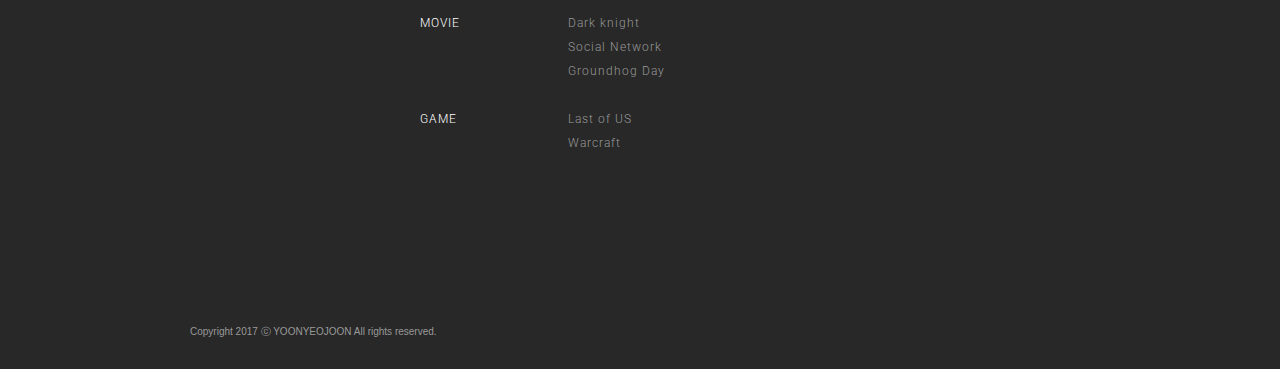
<file: about.html>
<!DOCTYPE html>
<html lang="en">
<head>
  <meta charset="UTF-8">
  <link rel="stylesheet" href="port_about_style.css">
  <meta name="Viewport" content="width=device-width">
  <link href="https://fonts.googleapis.com/css?family=Roboto:300,400,900" rel="stylesheet">
  <link rel="shortcut icon" href="images/favi.ico" type="image/x-icon">
  <link rel="icon" href="images/favi.ico" type="image/x-icon">
  <title>YJ : Portfolio</title>
</head>
<body>
  <div class="header">
    <a href="index.html" class="close"><img src="images/about_close.png"></a>
    <div class="about">
      <div class="logo"><img src="images/about_logo.png"></div>
      <h2 class="title">Between users and service<br>UI Designer</h2>
      <div class="excerpt">Yoon yeojoon</br>yoonyeojooncathy@gmail.com</br>+82.10.3265.9461</div>
    </div>
  </div>

  <div class="body">
    <div class="chapter">
      <div class="tit-line"></div>

      <div class="tit">
        <span>EXPERIENCE</span>
      </div>
      <div class="ctn_1">
        <ul class="section_01">
          <li>SK Planet</li>
          <li>Leezm Interactive</li>
          <li>&nbsp;</li>
        </ul>
        <ul class="section_02">
          <li>Manager (Senior Designer)</li>
          <li>Lead Designer</li>
          <li>Senior UX Designer</li>
        </ul>
        <ul class="section_03">
          <li>2015.06 -</li>
          <li>2015.01 - 05</li>
          <li>2010.03 - 2014.12</li>
        </ul>
      </div>
    </div>

    <div class="chapter">
      <div class="tit-line"></div>
      <div class="tit">
        <span>TOOL</span>
      </div>
      <div class="ctn_2">
        <ul class="section_00">
          <li>&nbsp;</li>
        </ul>
        <ul class="section_01">
          <li>Design</li>
          <li>&nbsp;</li>
          <li>&nbsp;</li>
          <li>&nbsp;</li>
          <li>&nbsp;</li>
          <li>&nbsp;</li>
          <li>Prototype</li>
          <li>&nbsp;</li>
          <li>&nbsp;</li>
          <li>&nbsp;</li>
          <li>Etc.</li>
        </ul>
        <ul class="section_02">
          <li>Photoshop</li>
          <li>Illustrator</li>
          <li>Aftereffect</li>
          <li>Indesign</li>
          <li>Sketch</li>
          <li>&nbsp;</li>
          <li>Pixate</li>
          <li>Origami studio</li>
          <li>Framer</li>
          <li>&nbsp;</li>
          <li>InVision</li>
          <li>HTML / CSS</li>
          <li>Javascript</li>
          <li>MS office</li>
        </ul>
        <ul class="section_03">
          <li>5</li>
          <li>3.5</li>
          <li>3.5</li>
          <li>3</li>
          <li>4</li>
          <li>&nbsp;</li>
          <li>5</li>
          <li>4</li>
          <li>3</li>
          <li>&nbsp;</li>
          <li>4</li>
          <li>3.5</li>
          <li>2</li>
          <li>4</li>
        </ul>
      </div>
    </div>

    <div class="chapter">
      <div class="tit-line"></div>
      <div class="tit">
        <span>LIKE</span>
      </div>
      <div class="ctn_3">
        <ul class="section_01">
          <li>BOOK</li>
          <li>&nbsp;</li>
          <li>&nbsp;</li>
          <li>MOVIE</li>
          <li>&nbsp;</li>
          <li>&nbsp;</li>
          <li>&nbsp;</li>
          <li>GAME</li>
        </ul>
        <ul class="section_02">
          <li>EunKyo</li>
          <li>Nendo</li>
          <li>&nbsp;</li>
          <li>Dark knight</li>
          <li>Social Network</li>
          <li>Groundhog Day</li>
          <li>&nbsp;</li>
          <li>Last of US</li>
          <li>Warcraft</li>
        </ul>
      </div>
    </div>

  </div>

  <div class="footer">Copyright 2017 ⓒ YOONYEOJOON All rights reserved.</div>
</body>
</file>
<file: port_index_style.css>
html, body, div, nav, p, a{
  margin: 0;
  padding: 0;
  text-decoration: none;
}

ul, li, h1, h2, h3, h4 {
  margin: 0;
  padding: 0;
  list-style: none;
}
/* 공통 해제 */
body{
  margin: 0 20px;
}

.header{
  margin-top: 220px;
  margin-bottom: 80px;
  overflow: hidden;

}
.header h2{
  font-family: 'Roboto', sans-serif;
  font-weight: 300;
  font-size: 50px;
  letter-spacing: -1px;
  line-height: 1.1;
  margin-bottom: 14px;
}

.logo{
  margin-bottom: 60px;
}

.header img {
  width: 50px;
}

.menu{
  float: right;
  margin-top: 15px;
  overflow: hidden;
}
.menu li{
  float: left;
  font-family: sans-serif;
  font-weight: bold;
  font-size: 11px;
  color: #999;
  padding-left: 16px;
}

a{
  color: #999;
}
a:visited{
  color: #999;
}
a:hover{
  color: #999;
}

.about .excerpt{
  color: #999;

}
.image-and-desc{
  width: 100%;
  height: 300px;
  position: relative;
  overflow: hidden;
}

.title-img{
  width: 300px;
  margin-top: 125px;
  margin-left: auto;
  margin-right: auto;
}

.title-img img{
  position: absolute;
}

.parallax {
  position: absolute;
  width: 100%;
  object-fit: cover;
}
.image-and-desc{
  background-color: #dfdfdd;
}

.info{
  position: relative;
  overflow: hidden;
  margin: 0 2px 0 10px;
  margin-top: 20px;
  margin-bottom: 70px;

}

.meta{
  float: left;
  width: 70%;
}

.floating{
  float: left;
  position: absolute;
  right:0px;
  display: block;
  overflow: hidden;
}
.floating li{
  width: 30px;
  height: 30px;
  float: left;
  margin-right: 8px;
}
.photoshop{
  background-image:url("images/photoshop.png");
}
.pixate{
  background-image:url("images/pixate.png");
}
.illustrator{
  background-image:url("images/illustrator.png");
}
.sketch{
  background-image:url("images/sketch.png");
}
.aftereffect{
  background-image:url("images/aftereffect.png");
}
.origami{
  background-image:url("images/origami.png");
}
.meta h2{
  font-family: 'Roboto', sans-serif;
  font-weight: 500;
  font-size: 26px;
  line-height: 1.3;
  margin-bottom: 6px;
  letter-spacing: -1px;
}
.date{
  color: #999;
  font-family: sans-serif;
  font-weight: 900;
  font-size: 11px;
  margin-bottom: 14px;
}
.excerpt{
  font-family: sans-serif;
  font-weight: 400;
  font-size: 12px;
  line-height: 1.6;
  color: #444;
}
.devider{
  padding: 0 4px;
}

.footer{
  font-family: 'Open Sans', sans-serif;
  color: #999;
  margin: 30px 0px;
  font-size: 10px;
}

.tit-line {
 margin: 30px 0;
 border-top: 1px solid #fff;
}

.wrapper{
  margin: 0 -15px;
}

.portfolio-2{
  float: left;
  width: 50%;
  padding-left: 15px;
  padding-right: 15px;
  -webkit-box-sizing: border-box;
  -moz-box-sizing: border-box;
  box-sizing: border-box;
}

.portfolio-2 .image-and-desc{
  height: 245px;
}

.portfolio-2 .meta{
  width: 100%;
}

.portfolio-2 .info{
  margin-bottom: 50px;
}

@media (max-width:768px) {

  .header, .body, .footer{
    width: auto;
  }
  .header{
    margin-top: 50vw;
    margin-bottom: 20vw;
  }
  .menu{
    margin-top: 0px;
  }

  .image-and-desc{
    width: 100%;
    height: 33vh;
    position: relative;
    overflow: hidden;
  }

  .parallax {
    width: 150vw;
  }

  .title-img{
    width: 100%;
    margin-top: 14vh;
    margin-left: 18vw;
  }
  .title-img img{
    width: 50vw;
  }

  .meta{
    width: 100%;
  }
  .info{
    margin-left: 0;
  }
  .body br{
    display: none;
  }
  .floating li{
    display: none;
  }
  .portfolio-2{
    float: none;
    width: 100%;
    padding-left: 20px;
    padding-right: 20px;
    -webkit-box-sizing: border-box;
    -moz-box-sizing: border-box;
    box-sizing: border-box;
  }
}

@media (min-width: 940px) {
  .header, .body, .footer {
    width: 900px;
    margin-left: auto;
    margin-right: auto;
  }
}
</file>
<file: port_detail_style.css>
html, body, div, nav, p, a{
  margin: 0;
  padding: 0;
  text-decoration: none;
}

ul, li, h1, h2, h3, h4 {
  margin: 0;
  padding: 0;
  list-style: none;
}
/* 공통 해제 */


img{
  object-fit: cover;
  vertical-align: bottom;
}

em{
  font-family: 'Open Sans', sans-serif;
  float: left;
  width: 670px;
  font-style: normal;
  font-size: 12px;
  line-height: 1.6;
  color: #444;
}

.main{
  position: relative;
  overflow: hidden;
  height: 850px;
  background-color: #15ddec;
}

.title-img img{
  position: absolute;
}
.main .parallax{
  position: absolute;
}

.tit {
  overflow: hidden;
  margin: 100px auto;
}

.tit-line {
  margin: 0 90px 20px 90px;
  border-top: 1px solid #333;
}

span{
  float: left;
  width: 210px;
  margin: 0 20px 0 90px;
}

.eva_02 img, .eva_11 img {
    width: 100%;
}

.eva_03 {
  overflow: hidden;
}

.eva_04{
  overflow: hidden;
  height: 1080px;
}
.eva_04 .parallax{
  margin-top: 40px;
}

.eva_05, .eva_06, .eva_09, .eva_10 {
  overflow: hidden;
}

.grey{
  background-color: #f6f6f6;
}

.navy{
  background-color: #0d1218;
}
.navy .tit .tit-line{
  border-top: 1px solid #999;
}

.eva_09 span{
  float: left;
  width: 440px;
  margin: 0 20px 0 90px;
}

.eva_09 em{
  float: left;
  width: 440px;
  font-style: normal;
  font-size: 12px;
  line-height: 1.6;
  color: #999;
}


.private_tour{
  background-image: url(images/eva/eva_09.jpg);
  /*background-size: cover;
  background-attachment: fixed;*/
}

.header{
  overflow: hidden;
}

.close{
  width: 50px;
  height: 50px;
  background-color: #fff;
  border-radius: 25px;
  position: fixed;
  right: 30px;
  bottom: 30px;
  opacity: .5;
  z-index: 1;
  box-shadow: 0 8px 60px 0 rgba(0, 0, 0, 0.3);
}
.close img{
  margin: 4px;
  width: 42px;
  height: 42px;

}

@media (min-width: 1080px) {
  .header, .title-img, .tit, .stit, .eva_03, .eva_04, .eva_05, .eva_06, .eva_07, .eva_08, .eva_09, .eva_10{
    width: 1080px;
    margin-left: auto;
    margin-right: auto;
  }
}

@media (max-width:1079px) {
  img {
    width: 100%;
  }
  span{
    margin: 0 8vw  30px 0;
    width: auto;
  }
  .tit{
    margin-left: 8vw;
    margin-right: 8vw;
  }
  .tit em{
    width: auto;
  }

  .tit-line {
    margin: 0 0 20px 0;
  }

  .main{
    height: 69vw;
  }
  .main .parallax{
    width:150vw;
  }

  .eva_04{
    height: 120vw;
  }

  .eva_09 span{
    margin: 0 8vw  30px 0;
    width: auto;
  }

  br{
    display: none;
  }
}

@media (max-width:768px) {
  .tit {
    margin-top: 50px;
    margin-bottom: 50px;
  }
}
</file>
<file: port_ss_detail_style.css>
html, body, div, nav, p, a{
  margin: 0;
  padding: 0;
  text-decoration: none;
}

ul, li, h1, h2, h3, h4 {
  margin: 0;
  padding: 0;
  list-style: none;
}
/* 공통 해제 */


img{
  object-fit: cover;
  vertical-align: bottom;
}

em{
  font-family: 'Open Sans', sans-serif;
  float: left;
  width: 670px;
  font-style: normal;
  font-size: 12px;
  line-height: 1.6;
  color: #444;
}


.main{
  position: relative;
  overflow: hidden;
  height: 850px;
  background-color: #d92354;
}

.title-img img{
  position: absolute;
}
.main .parallax{
  position: absolute;
}

.tit {
  overflow: hidden;
  margin: 100px auto;
}

.tit-line {
  margin: 0 90px 20px 90px;
  border-top: 2px solid #000;
}

span{
  float: left;
  width: 210px;
  margin: 0 20px 0 90px;
}

.graph{
  height: 700px;
  background-image: url(images/ss/ss_01_bg.jpg);
  background-repeat: repeat-x;
}

.ss_01 {
  overflow: hidden;
}

.ss_02 {
  overflow: hidden;
}

.ss_03 .tit{
  margin-bottom: 30px;
}
.ss_03 .text-2colume{
  overflow: hidden;
  padding: 0 90px;
}
.ss_03 em{
  width: 450px;
}
.ss_04_box{
  overflow: hidden;
  padding-top: 80px;
}
.ss_04{
  height: 45vw;
  background-color: #fb1757;
}
.ss_04 img{
  width: 100%;
}

.grey{
  background-color: #f6f6f6;
}

.dark{
  background-color: #7d8185;
}

.dark .tit .tit-line{
  border-top: 1px solid #999;
}

.ss_06{
  overflow: hidden;
}
.ss_06 em{
  color: #fff;
}
.ss_06 img{
  margin-bottom: 20px;
}

.ss_08 img {
  width: 100%;
}
video{
  float: left;
  width: 260px;
  height: auto;
}
.header{
  overflow: hidden;
}

.close{
  width: 50px;
  height: 50px;
  background-color: #fff;
  border-radius: 25px;
  position: fixed;
  right: 30px;
  bottom: 30px;
  opacity: .5;
  z-index: 1;
  box-shadow: 0 8px 60px 0 rgba(0, 0, 0, 0.3);
}
.close img{
  margin: 4px;
  width: 42px;
  height: 42px;
}

.gif{
  overflow: hidden;
  width: 780px;
  margin: 0 auto;
  margin-bottom: 80px;
}

@media (min-width: 1080px) {
  .header, .title-img, .tit, .stit, .ss_01, .ss_02, .ss_03, .ss_06, .ss_07{
    width: 1080px;
    margin-left: auto;
    margin-right: auto;
  }
}

@media (max-width:1079px) {
  img {
    width: 100%;
  }
  span{
    margin: 0 8vw  30px 0;
    width: auto;
  }
  .tit{
    margin-left: 8vw;
    margin-right: 8vw;
  }
  .tit em{
    width: auto;
  }

  .tit-line {
    margin: 0 0 20px 0;
  }

  .main{
    height: 69vw;
  }
  .main .parallax{
    width:150vw;
  }
  .graph{
    height: auto;
    background-image: none;
    margin-bottom: 50px;
  }

  .ss_03 .text-2colume{
    margin-left: 8vw;
    margin-right: 8vw;
    padding: 0 0px;
  }
  .ss_03 em{
    width: auto;
  }
  video{
    float: none;
  }

  .gif{
    overflow: hidden;
    width: auto;
    margin: 0 8vw;
    margin-bottom: 80px;
  }

  br{
    display: none;
  }
}

@media (max-width:768px) {
  .tit {
    margin-top: 50px;
    margin-bottom: 50px;
  }
  .ss_04 img{
    width: 125vw;
  }
  video{
    width: 100%;
  }
}
</file>
<file: port_pa_detail_style.css>
html, body, div, nav, p, a{
  margin: 0;
  padding: 0;
  text-decoration: none;
}

ul, li, h1, h2, h3, h4 {
  margin: 0;
  padding: 0;
  list-style: none;
}
/* 공통 해제 */


img{
  object-fit: cover;
  vertical-align: bottom;
}

em{
  font-family: 'Open Sans', sans-serif;
  float: left;
  width: 670px;
  font-style: normal;
  font-size: 12px;
  line-height: 1.6;
  color: #444;
}


.main{
  position: relative;
  overflow: hidden;
  height: 850px;
  background-color: #f0f0f0;
}

.title-img img{
  position: absolute;
}
.main .parallax{
  position: absolute;
  width: 100%;
}

.tit {
  overflow: hidden;
  margin: 100px auto;
}

.tit-line {
  margin: 0 90px 20px 90px;
  border-top: 1px solid #999;
}

span{
  float: left;
  width: 210px;
  margin: 0 20px 0 90px;
}

.pa_01 {
  overflow: hidden;
}

.pink{
  background-image: url(images/pa/pa_01.jpg);
}


.pa_03 .tit{
  margin-bottom: 30px;
}
.pa_03 .text-2colume{
  overflow: hidden;
  padding: 0 90px;
}
.pa_03 em{
  width: 450px;
}

.pa_04 {
  position: relative;
  top: -40px;
  z-index: -1;
  width: 100%;
}

.dark{
  background-color: #1a3f46;
}
.dark .tit em {
  color:#999;
}
.pa_05{
  overflow: hidden;
  background-image: url(images/pa/pa_05.jpg);
}

.pa_06{
  overflow: hidden;
}

.pa_06 strong{
  font-size: 14px;
  font-weight: 00;
  line-height: 2;
}

.pa_06 .tit{
  margin-bottom: 20px;
}
.pa_06 span{
  width: 200px;
}
.pa_06 .text-2colume{
  overflow: hidden;
}
.pa_06 em{
  width: 200px;
  margin-right: 70px;
}


.pa_07 .tit{
  margin-top: 0px;
}
.pa_07{
  position: relative;
  overflow: hidden;
}
.pa_07_box{
  height: 1200px;
}
.pa_07 .parallax{
  position: absolute;
  padding-left:700px;
}
.pa_07 .parallax2{
  position: absolute;
}

video{
  float: left;
  width: 260px;
  height: auto;
}
.header{
  overflow: hidden;

}

.close{
  width: 50px;
  height: 50px;
  background-color: #fff;
  border-radius: 25px;
  position: fixed;
  right: 30px;
  bottom: 30px;
  opacity: .5;
  z-index: 1;
  box-shadow: 0 8px 60px 0 rgba(0, 0, 0, 0.3);
}
.close img{
  margin: 4px;
  width: 42px;
  height: 42px;
}

.gif{
  overflow: hidden;
  width: 540px;
  margin: 0 auto;
  margin-bottom: 80px;
}

@media (min-width: 1080px) {
  .header, .title-img, .tit, .stit, .pa_01, .pa_02, .pa_03, .pa_05, .pa_06, .pa_07{
    width: 1080px;
    margin-left: auto;
    margin-right: auto;
  }
}
@media (max-width:1079px) {
  img {
    width: 100%;
  }
  span{
    margin: 0 8vw 30px 0;
    width: auto;
  }
  .tit{
    margin-left: 8vw;
    margin-right: 8vw;
  }
  .tit em{
    width: auto;
  }

  .tit-line {
    margin: 0 0 20px 0;
  }

  .main{
    height: 69vw;
  }
  .main .parallax{
    width:150vw;
  }
  .graph{
    height: auto;
    background-image: none;
    margin-bottom: 50px;
  }
  .pa_03 span{
    margin-bottom: 0;
  }
  .pa_03 .text-2colume{
    margin-left: 8vw;
    margin-right: 8vw;
    padding: 0 0px;
  }
  .pa_06 span{
    width: auto;
  }
  .pa_06 em{
    margin-right: 0;
  }
  .pa_07_box .parallax{
    width: 30vw;
  }
  .pa_07_box{
    height: 100vw;
  }
  .pa_07 .parallax{
    padding-left: 60vw;
  }
  br{
    display: none;
  }

}

@media (max-width:768px) {
  .tit {
    margin-top: 50px;
    margin-bottom: 50px;
  }
  video{
    float: none;
    width: 100%;

  }
  .pa_03 .text-2colume em{
    float: none;
  }

  .pa_04 {
    top: 0px;
  }

  .gif{
    overflow: hidden;
    width: auto;
    margin: 0 8vw;
    margin-bottom: 80px;
  }
}
</file>
<file: port_sc_detail_style.css>
html, body, div, nav, p, a{
  margin: 0;
  padding: 0;
  text-decoration: none;
}

ul, li, h1, h2, h3, h4 {
  margin: 0;
  padding: 0;
  list-style: none;
}
/* 공통 해제 */


img{
  object-fit: cover;
  vertical-align: bottom;
}

em{
  font-family: 'Open Sans', sans-serif;
  float: left;
  width: 670px;
  font-style: normal;
  font-size: 12px;
  line-height: 1.6;
  color: #333;
}

.main{
  position: relative;
  overflow: hidden;
  height: 850px;
  background-color: #656565;
}

.title-img img{
  position: absolute;
}
.main .parallax{
  position: absolute;
}

.tit {
  overflow: hidden;
  margin: 100px auto;
}

span{
  float: left;
  width: 210px;
  margin: 0 20px 0 90px;
}

.sc_01 img{
  position: relative;
  top: -130px;
  z-index: -1;
}

.sc_02, .sc_04{
  overflow: hidden;
}

.sc_02 .parallax{
  margin-top: 40px;
}

.grey{
  padding-bottom: 100px;
  background-color: #f4f4f4;
  background-image: url(images/sc/sc_02.jpg);
  background-repeat: no-repeat;
}

.dark-grey{
  background-color: #282828;
  height: 950px;

}
.test{
  overflow: hidden;
}

.relative {
  position: relative;

}

.promo_01{
  position: absolute;
  top: -400px;
  right: 35px;
  z-index: 1;

}

.promo_02{
  position: absolute;
  left: -250px;

}

.promo_03{
  position: absolute;
  left: 350px;
  top: 250px;

}

.grey2{
  background-color: #f4f4f4;
}

.header{
  overflow: hidden;
}

.close{
  width: 50px;
  height: 50px;
  background-color: #fff;
  border-radius: 25px;
  position: fixed;
  right: 30px;
  bottom: 30px;
  opacity: .5;
  z-index: 1;
  box-shadow: 0 8px 60px 0 rgba(0, 0, 0, 0.3);
}
.close img{
  margin: 4px;
  width: 42px;
  height: 42px;
}
@media (min-width: 1080px) {
  .header, .title-img, .tit, .sc_01, .sc_02, .sc_03, .sc_04 {
    width: 1080px;
    margin-left: auto;
    margin-right: auto;
  }
}

@media (max-width:1079px) {
  img {
    width: 100%;
  }
  span{
    margin: 0 8vw 30px 0;
    width: auto;
  }

  .tit-line {
    margin: 0 30px;
  }

  .tit{
    margin-left: 8vw;
    margin-right: 8vw;
  }
  .tit em{
    width: auto;
  }
  .main{
    height: 69vw;
  }
  .main .parallax{
    width:150vw;
  }
  .sc_02 .parallax{
    margin-top: 0px;
  }
  .promo_01{
    top: -40vw;
    width: 45vw;
  }
  .promo_02{
    left: -20vw;
  }
  .promo_03{
    width: 45vw;
    left: 30vw;
  }
  .dark-grey{
    height: 100vw;
  }
}
@media (max-width:768px) {
  .tit {
    margin-top: 50px;
    margin-bottom: 50px;
  }
  .sc_01 img{
    top: -50px;
  }
  .promo_01{
    top: -30vw;
    right: 0px;

  }
  .promo_02{
    left: -20vw;
  }
  .promo_03{
    left: 30vw;
    top: 30vw;
  }
  .grey{
    padding-bottom:0px;

  }
}
</file>
<file: port_hn_detail_style.css>
html, body, div, nav, p, a{
  margin: 0;
  padding: 0;
  text-decoration: none;
}

ul, li, h1, h2, h3, h4 {
  margin: 0;
  padding: 0;
  list-style: none;
}
/* 공통 해제 */


img{
  object-fit: cover;
  vertical-align: bottom;
}

em{
  font-family: 'Open Sans', sans-serif;
  float: left;
  width: 670px;
  font-style: normal;
  font-size: 12px;
  line-height: 1.6;
  color: #444;
}

.main{
  position: relative;
  overflow: hidden;
  height: 850px;
  background-color: #c8d0d5;
}

.title-img img{
  position: absolute;
}
.main .parallax{
  position: absolute;
}

.tit {
  overflow: hidden;
  margin: 100px auto;
}


span{
  float: left;
  width: 210px;
  margin: 0 20px 0 90px;
}

.ss_02, .ss_03, .ss_05 {
  overflow: hidden;
}
.ss_02 em {
  color: #fff;
}

.ss_05 {
  height: 100vw;
}
.bg{
  width: 100%;
}

.logo{
  width: 81px;
  margin: 200px auto 50px auto;
}
.ss_06 em{
  display: block;
  float: none;
  text-align: center;
  margin: 0 auto 200px auto;
}
.grey{
  background-color: #e3e5e7;
}

.dark{
  background-color: #7d8aab;
}



video{
  width: 400px;
  height: auto;

}
.header{
  overflow: hidden;
}

.close{
  width: 50px;
  height: 50px;
  background-color: #fff;
  border-radius: 25px;
  position: fixed;
  right: 30px;
  bottom: 30px;
  opacity: .5;
  z-index: 1;
  box-shadow: 0 8px 60px 0 rgba(0, 0, 0, 0.3);
}
.close img{
  margin: 4px;
  width: 42px;
  height: 42px;
}

.gif{
  width: 400px;
  margin: 0 auto 150px auto;

}

@media (min-width: 1080px) {
  .header, .title-img, .tit, .stit, .ss_01, .ss_02, .ss_03, .ss_06{
    width: 1080px;
    margin-left: auto;
    margin-right: auto;
  }
}

@media (max-width:1079px) {
  img {
    width: 100%;
  }
  span{
    margin: 0 8vw  30px 0;
    width: auto;
  }
  .tit{
    margin-left: 8vw;
    margin-right: 8vw;
  }
  .tit em{
    width: auto;
  }


  .main{
    height: 69vw;
  }
  .main .parallax{
    width:150vw;
  }



  video{
    float: none;
  }

  .gif{
    overflow: hidden;
    width: auto;
    margin: 0 8vw;
    margin-bottom: 80px;
  }

  br{
    display: none;
  }
}

@media (max-width:768px) {
  .tit {
    margin-top: 50px;
    margin-bottom: 50px;
  }
  .ss_04 img{
    width: 125vw;
  }
  video{
    width: 100%;
  }
}
</file>
<file: port_store_detail_style.css>
html, body, div, nav, p, a{
  margin: 0;
  padding: 0;
  text-decoration: none;
}

ul, li, h1, h2, h3, h4 {
  margin: 0;
  padding: 0;
  list-style: none;
}
/* 공통 해제 */


img{
  object-fit: cover;
  vertical-align: bottom;
}

em{
  font-family: 'Open Sans', sans-serif;
  float: left;
  width: 670px;
  font-style: normal;
  font-size: 12px;
  line-height: 1.6;
  color: #444;
}

.main{
  position: relative;
  overflow: hidden;
  height: 850px;
  background-color: #fbad48;
}

.title-img img{
  position: absolute;
}
.main .parallax{
  position: absolute;
  width: 100%;
}

.tit {
  overflow: hidden;
  margin: 100px auto;
}

span{
  float: left;
  width: 210px;
  margin: 0 20px 0 90px;
}

.ss_01 {
  overflow: hidden;
}

.ss_02 {
  overflow: hidden;
}
.ss_02 .app{
  float: right;
}
.ss_02 span{
  width : 100px;
}
.ss_03{
  margin-bottom: 40px;
}
.ss_03 .tit{
  margin-bottom: 80px;
}

.ss_04 img{
  width: 100%;
}

.grey{
  background-color: #f6f6f6;
  padding-bottom: 100px;

}

.header{
  overflow: hidden;
}

.close{
  width: 50px;
  height: 50px;
  background-color: #fff;
  border-radius: 25px;
  position: fixed;
  right: 30px;
  bottom: 30px;
  opacity: .5;
  z-index: 1;
  box-shadow: 0 8px 60px 0 rgba(0, 0, 0, 0.3);
}
.close img{
  margin: 4px;
  width: 42px;
  height: 42px;
}

@media (min-width: 1080px) {
  .header, .title-img, .tit, .ss_01, .ss_02, .ss_03{
    width: 1080px;
    margin-left: auto;
    margin-right: auto;
  }
}

@media (max-width:1079px) {
  img {
    width: 100%;
  }
  span{
    margin: 0 8vw  30px 0;
    width: auto;
  }
  .tit{
    margin-left: 8vw;
    margin-right: 8vw;
  }
  .tit em{
    width: auto;
  }

  .ss_02 span{
    width : auto;
  }
  .ss_03 .tit{
    margin-bottom: 0px;
  }
  .main{
    height: 69vw;
  }
  .main .parallax{
    width:150vw;
  }

  br{
    display: none;
  }
}

@media (max-width:768px) {
  .tit {
    margin-top: 50px;
    margin-bottom: 50px;
  }

}
</file>
<file: port_sp_detail_style.css>
html, body, div, nav, p, a{
  margin: 0;
  padding: 0;
  text-decoration: none;
}

ul, li, h1, h2, h3, h4 {
  margin: 0;
  padding: 0;
  list-style: none;
}
/* 공통 해제 */


img{
  object-fit: cover;
  vertical-align: bottom;
}

em{
  font-family: 'Open Sans', sans-serif;
  float: left;
  width: 670px;
  font-style: normal;
  font-size: 12px;
  line-height: 1.6;
  color: #444;
}

.main{
  position: relative;
  overflow: hidden;
  height: 850px;
  background-color: #f3e5d8;
}

.title-img img{
  position: absolute;
}
.main .parallax{
  position: absolute;
  width: 100%;

}

.tit {
  overflow: hidden;
  margin: 100px auto;
}

span{
  float: left;
  width: 210px;
  margin: 0 20px 0 90px;
}


.ss_01 {
  overflow: hidden;
}

.ss_02 img{
  width: 100%;
}

.grey{
  background-color: #e5f1f3;
}


.header{
  overflow: hidden;
}

.close{
  width: 50px;
  height: 50px;
  background-color: #fff;
  border-radius: 25px;
  position: fixed;
  right: 30px;
  bottom: 30px;
  opacity: .5;
  z-index: 1;
  box-shadow: 0 8px 60px 0 rgba(0, 0, 0, 0.3);
}
.close img{
  margin: 4px;
  width: 42px;
  height: 42px;
}

@media (min-width: 1080px) {
  .header, .title-img, .tit, .ss_01{
    width: 1080px;
    margin-left: auto;
    margin-right: auto;
  }
}

@media (max-width:1079px) {
  img {
    width: 100%;
  }
  span{
    margin: 0 8vw  30px 0;
    width: auto;
  }
  .tit{
    margin-left: 8vw;
    margin-right: 8vw;
  }
  .tit em{
    width: auto;
  }

  .tit-line {
    margin: 0 0 20px 0;
  }

  .main{
    height: 69vw;
  }
  .main .parallax{
    width:150vw;
  }
  .graph{
    height: auto;
    background-image: none;
    margin-bottom: 50px;
  }

  .ss_03 .text-2colume{
    margin-left: 8vw;
    margin-right: 8vw;
    padding: 0 0px;
  }
  .ss_03 em{
    width: auto;
  }
  video{
    float: none;
  }

  .gif{
    overflow: hidden;
    width: auto;
    margin: 0 8vw;
    margin-bottom: 80px;
  }

  br{
    display: none;
  }
}

@media (max-width:768px) {
  .tit {
    margin-top: 50px;
    margin-bottom: 50px;
  }
  .ss_04 img{
    width: 125vw;
  }
  video{
    width: 100%;
  }
}
</file>
<file: port_th_detail_style.css>
html, body, div, nav, p, a{
  margin: 0;
  padding: 0;
  text-decoration: none;
}

ul, li, h1, h2, h3, h4 {
  margin: 0;
  padding: 0;
  list-style: none;
}
/* 공통 해제 */


img{
  object-fit: cover;
  vertical-align: bottom;
}

body{
  background-color: #cad0e0;
}

.main{
  position: relative;
  overflow: hidden;
  height: 150vw;
}

.title-img img{
  position: absolute;
}
.main .parallax{
  position: absolute;
  width: 100%;
}



.header{
  overflow: hidden;
}

.close{
  width: 50px;
  height: 50px;
  background-color: #fff;
  border-radius: 25px;
  position: fixed;
  right: 30px;
  bottom: 30px;
  opacity: .5;
  z-index: 1;
  box-shadow: 0 8px 60px 0 rgba(0, 0, 0, 0.3);
}
.close img{
  margin: 4px;
  width: 42px;
  height: 42px;
}

@media (min-width: 1080px) {
  .header, .title-img, .tit, .ss_01{
    width: 1080px;
    margin-left: auto;
    margin-right: auto;
  }
}

@media (max-width:1079px) {
  img {
    width: 100%;
  }
  span{
    margin: 0 8vw  30px 0;
    width: auto;
  }
  .tit{
    margin-left: 8vw;
    margin-right: 8vw;
  }
  .tit em{
    width: auto;
  }

  .tit-line {
    margin: 0 0 20px 0;
  }

  .main{
    height: 156vw;
  }
  .main .parallax{
    width:100vw;
  }
  .graph{
    height: auto;
    background-image: none;
    margin-bottom: 50px;
  }

  .ss_03 .text-2colume{
    margin-left: 8vw;
    margin-right: 8vw;
    padding: 0 0px;
  }
  .ss_03 em{
    width: auto;
  }
  video{
    float: none;
  }

  .gif{
    overflow: hidden;
    width: auto;
    margin: 0 8vw;
    margin-bottom: 80px;
  }

  br{
    display: none;
  }
}

@media (max-width:768px) {
  .tit {
    margin-top: 50px;
    margin-bottom: 50px;
  }

}
</file>
<file: port_home_detail_style.css>
html, body, div, nav, p, a{
  margin: 0;
  padding: 0;
  text-decoration: none;
}

ul, li, h1, h2, h3, h4 {
  margin: 0;
  padding: 0;
  list-style: none;
}
/* 공통 해제 */


img{
  object-fit: cover;
  vertical-align: bottom;
}

body{
  background-color: #fff;
}

.main{
  position: relative;
  overflow: hidden;
  height: 110vw;
}

.title-img img{
  position: absolute;
}
.main .parallax{
  position: absolute;
  width: 100%;
}



.header{
  overflow: hidden;
}

.close{
  width: 50px;
  height: 50px;
  background-color: #fff;
  border-radius: 25px;
  position: fixed;
  right: 30px;
  bottom: 30px;
  opacity: .5;
  z-index: 1;
  box-shadow: 0 8px 60px 0 rgba(0, 0, 0, 0.3);
}
.close img{
  margin: 4px;
  width: 42px;
  height: 42px;
}

@media (min-width: 1080px) {
  .header, .title-img {
    width: 1080px;
    margin-left: auto;
    margin-right: auto;
  }
}

@media (max-width:1079px) {
  img {
    width: 100%;
  }
  span{
    margin: 0 8vw  30px 0;
    width: auto;
  }

  .main{
    height: 156vw;
  }
  .main .parallax{
    width:100vw;
  }

  br{
    display: none;
  }
}
</file>
<file: port_gaming_detail_style.css>
html, body, div, nav, p, a{
  margin: 0;
  padding: 0;
  text-decoration: none;
}

ul, li, h1, h2, h3, h4 {
  margin: 0;
  padding: 0;
  list-style: none;
}
/* 공통 해제 */


img{
  object-fit: cover;
  vertical-align: bottom;
}
em{
  font-family: 'Open Sans', sans-serif;
  float: left;
  width: 670px;
  font-style: normal;
  font-size: 12px;
  line-height: 1.6;
  color: #444;
}

body{
  background-color: #fff;
}

.main{
  position: relative;
  overflow: hidden;
  height: 850px;

}

.title-img img{
  position: absolute;
}
.main .parallax{
  position: absolute;
}

.tit {
  overflow: hidden;
  margin-top: 100px;
}

span{
  float: left;
  width: 210px;
  margin: 0 20px 0 90px;
}

.ss_01 {
  overflow: hidden;
}
.ss_02 img{
  width: 100%;
}

.header{
  overflow: hidden;
}

.close{
  width: 50px;
  height: 50px;
  background-color: #fff;
  border-radius: 25px;
  position: fixed;
  right: 30px;
  bottom: 30px;
  opacity: .5;
  z-index: 1;
  box-shadow: 0 8px 60px 0 rgba(0, 0, 0, 0.3);
}
.close img{
  margin: 4px;
  width: 42px;
  height: 42px;
}

@media (min-width: 1080px) {
  .header, .title-img, .tit, .ss_01 {
    width: 1080px;
    margin-left: auto;
    margin-right: auto;
  }
}

@media (max-width:1079px) {
  img {
    width: 100%;
  }
  span{
    margin: 0 8vw  30px 0;
    width: auto;
  }

  .main{
    height: 69vw;
  }

  .main .parallax{
    width:150vw;
  }

  .tit{
    margin-left: 8vw;
    margin-right: 8vw;
  }
  .tit em{
    width: auto;
  }

  br{
    display: none;
  }
}

@media (max-width:768px) {
  .tit {
    margin-top: 50px;
    margin-bottom: 50px;
  }

}
</file>
<file: port_about_style.css>
html, body, div, nav, p, a{
  margin: 0;
  padding: 0;
  text-decoration: none;
}

ul, li, h1, h2, h3, h4 {
  margin: 0;
  padding: 0;
  list-style: none;
}
/* 공통 해제 */
body{
  background-color: #282828;
  margin: 0 20px;
}

.close{
  position: fixed;
  right: 30px;
  top: 30px;
  opacity: .7;
}

.header{
  margin-top: 220px;
  overflow: hidden;

}
.header h2{
  font-family: 'Roboto', sans-serif;
  font-weight: 300;
  font-size: 50px;
  line-height: 1.1;
  margin-bottom: 14px;
  color:#fff;
}

.logo{
  margin-bottom: 60px;
}

.header img {
  width: 50px;
}

.about .excerpt{
  font-family: 'Roboto', sans-serif;
  font-weight: 300;
  font-size: 13px;
  line-height: 1.8;
  letter-spacing: 1px;
  color: #999;

}

.chapter{
  overflow: hidden;
  margin-top: 150px;
}

.tit{
  float: left;
  width:230px;
}
.tit span{
  font-family: 'Roboto',sans-serif;
  font-weight: 900;
  font-size: 18px;
  letter-spacing: 1px;
  color:#fff;
}
.ctn_1, .ctn_2, .ctn_3{
  float: left;
  overflow: hidden;
}

ul{
  float:left;
}

li{
  font-family: 'Roboto',sans-serif;
  font-weight: 300;
  font-size: 12px;
  line-height: 2;
  letter-spacing: 1px;
}
.ctn_1 .section_01 {
  width: 148px;
  color: #fff;
}
.ctn_1 .section_02 {
  width: 200px;
  color: #fff;
}
.ctn_1 .section_03 {
  color: #999;
}

.tit-line {
  margin-bottom: 50px;
  margin-right: 100px;
  border-top: 1px solid #333;
}

.ctn_2 .section_00{
  width: 148px;

}
.ctn_2 .section_01 {
  width: 200px;
  color: #fff;
}
.ctn_2 .section_02 {
  width: 200px;
  color: #fff;
}
.ctn_2 .section_03 {
  color: #999;
}

.ctn_3 .section_01{
  width: 148px;
  color: #fff;
}
.ctn_3 .section_02 {
  color: #999;
}

.date{
  color: #999;
  font-family: sans-serif;
  font-weight: 900;
  font-size: 11px;
  margin-bottom: 10px;
}


.footer{
  font-family: 'Open Sans', sans-serif;
  color: #999;
  margin: 170px 0px 30px 0px;
  font-size: 10px;
}


@media (max-width:768px) {
  .header{
    margin-top: 50vw;
    margin-bottom: 20vw;
  }
  .menu{
    margin-top: 0px;
  }
  
  .chapter{
    margin-top: 100px;
  }

  .tit{
    float: none;
    margin-bottom: 30px;
  }
  .tit-line{
    margin-right: 0;
  }

  .ctn_1 .section_01 {
    width: 200px;
   }

  .ctn_1 .section_02 {
    display: none;
  }

  .ctn_2 .section_01{
    display: none;
  }
}

@media (max-width:900px){
  .ctn_2 .section_00{
    display: none;
  }
  .ctn_2 .section_01{
    width: 148px;
  }
}

@media (min-width: 940px) {
  .header, .body, .footer {
    width: 900px;
    margin-left: auto;
    margin-right: auto;
  }
}
</file>
